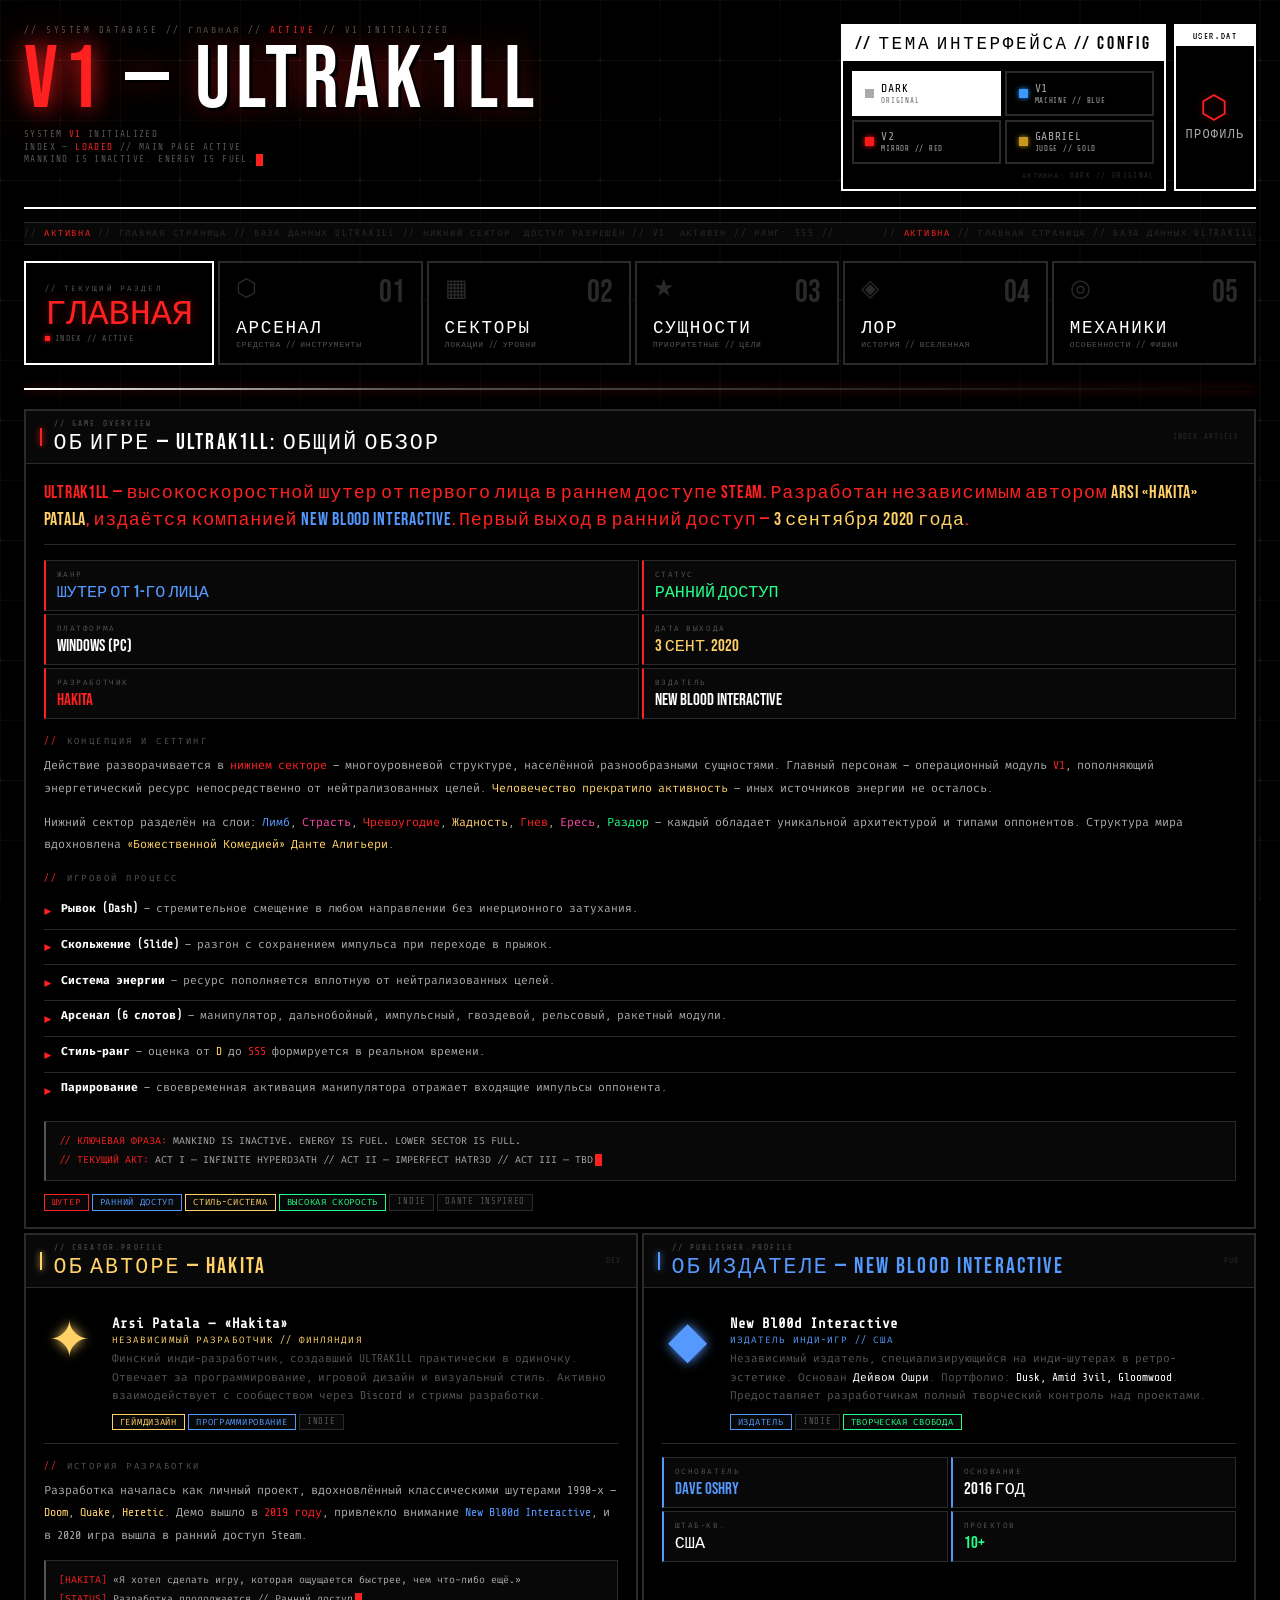
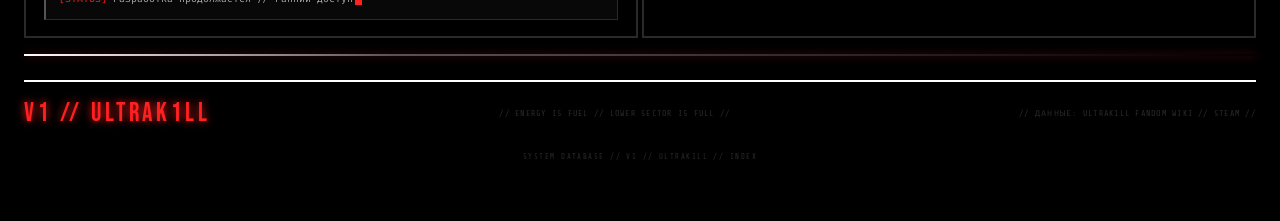
<file: index.html>
<!DOCTYPE html>
<html lang="ru">
<head>
    <meta charset="UTF-8">
    <meta name="viewport" content="width=device-width, initial-scale=1.0, user-scalable=yes">
    <title>ULTRAK1LL // ГЛАВНАЯ — SYSTEM DATABASE</title>
    <link href="https://fonts.googleapis.com/css2?family=Bebas+Neue&family=VT323&family=Share+Tech+Mono&family=Fira+Code:wght@400;600&display=swap" rel="stylesheet">
    <style>
        *, *::before, *::after { margin:0; padding:0; box-sizing:border-box; }

        :root {
            --bg:#000; --bg2:#080808; --bg3:#0f0f0f;
            --border:#ffffff; --border-dim:#555; --border-faint:#2a2a2a;
            --text:#fff; --text-dim:#aaa; --text-faint:#555; --text-ghost:#2a2a2a;
            --acc:#ff2020; --acc-glow:rgba(255,32,32,.4);
            --c-gold:#ffd166; --c-blue:#5599ff; --c-green:#22ff88;
            --c-pink:#ff44aa; --c-orange:#ff8833;
            --grid-line:rgba(255,255,255,.03); --grid-dot:rgba(255,255,255,.055);
            --scanline:rgba(0,0,0,.16);
        }
        body[data-theme="v1"] {
            --bg:#000; --bg2:#020509; --bg3:#040a14;
            --border:#3a99ff; --border-dim:#1a4a88; --border-faint:#0a1e40;
            --text:#b8d0ff; --text-dim:#5588cc; --text-faint:#2a4466; --text-ghost:#0f1e38;
            --acc:#3a99ff; --acc-glow:rgba(58,153,255,.42);
            --c-gold:#44aaff; --c-blue:#77ccff; --c-green:#33bbff; --c-pink:#6688ff; --c-orange:#4499ee;
            --grid-line:rgba(58,153,255,.04); --grid-dot:rgba(58,153,255,.07);
        }
        body[data-theme="v2"] {
            --bg:#070202; --bg2:#0a0303; --bg3:#110505;
            --border:#ff1818; --border-dim:#881010; --border-faint:#3a0808;
            --text:#ffc8c8; --text-dim:#aa5555; --text-faint:#661818; --text-ghost:#280808;
            --acc:#ff1818; --acc-glow:rgba(255,24,24,.52);
            --c-gold:#ff8855; --c-blue:#ff5544; --c-green:#ff4422; --c-pink:#ff2266; --c-orange:#ff7722;
            --grid-line:rgba(255,24,24,.03); --grid-dot:rgba(255,24,24,.06);
        }
        body[data-theme="gabriel"] {
            --bg:#f0ebe0; --bg2:#fafaf4; --bg3:#edead8;
            --border:#c8981e; --border-dim:#8a6a10; --border-faint:#c8b060;
            --text:#1a1508; --text-dim:#7a6a40; --text-faint:#a09060; --text-ghost:#d0c898;
            --acc:#c8981e; --acc-glow:rgba(200,152,30,.32);
            --c-gold:#c8981e; --c-blue:#3366aa; --c-green:#227744; --c-pink:#aa3366; --c-orange:#bb5522;
            --grid-line:rgba(200,152,30,.06); --grid-dot:rgba(200,152,30,.1);
            --scanline:rgba(0,0,0,.04);
        }

        body {
            background:var(--bg); color:var(--text);
            font-family:'Share Tech Mono','Fira Code',monospace;
            min-height:100vh; overflow-x:hidden;
            transition:background .35s, color .35s; position:relative;
        }

        body::before {
            content:''; position:fixed; inset:0; z-index:0; pointer-events:none;
            background-image:
                linear-gradient(var(--grid-line) 1px, transparent 1px),
                linear-gradient(90deg, var(--grid-line) 1px, transparent 1px),
                radial-gradient(circle, var(--grid-dot) 1px, transparent 1px);
            background-size:60px 60px, 60px 60px, 60px 60px;
            background-position:0 0, 0 0, 30px 30px;
            transition:background-image .35s;
        }
        body::after {
            content:''; position:fixed; inset:0; z-index:0; pointer-events:none;
            background-image:
                repeating-linear-gradient(0deg,transparent,transparent 119px,var(--grid-line) 119px,var(--grid-line) 120px),
                repeating-linear-gradient(90deg,transparent,transparent 179px,var(--grid-line) 179px,var(--grid-line) 180px);
        }

        .scanlines {
            position:fixed; inset:0; z-index:1; pointer-events:none;
            background:repeating-linear-gradient(0deg,
                transparent,transparent 3px,
                var(--scanline) 3px,var(--scanline) 4px);
            transition:background .35s;
        }

        .page { max-width:1380px; margin:0 auto; padding:0 1.5rem 3rem; position:relative; z-index:10; }

        .site-header { border-bottom:2px solid var(--border); padding:1.5rem 0 1rem; transition:border-color .35s; }
        .header-inner { display:flex; justify-content:space-between; align-items:flex-start; gap:1.5rem; flex-wrap:wrap; }
        .logo-block { flex:1; }
        .logo-sys-line { font-size:.55rem; color:var(--text-faint); letter-spacing:.28em; text-transform:uppercase; margin-bottom:.4rem; transition:color .35s; }
        .logo-sys-line .ok { color:var(--acc); }

        .logo-main {
            font-family:'Bebas Neue','VT323',monospace;
            font-size:5.5rem; line-height:.88;
            color:var(--text); letter-spacing:6px;
            text-shadow:3px 3px 0 var(--bg), 0 0 30px var(--acc-glow);
            transition:color .35s, text-shadow .35s;
        }
        .logo-main .v1 {
            color:var(--acc);
            text-shadow:0 0 24px var(--acc), 0 0 60px var(--acc-glow);
        }
        @keyframes glitch {
            0%,100%{transform:translate(0);}
            15%{transform:translate(-2px,1px);clip-path:inset(30% 0 30% 0);}
            30%{transform:translate(2px,-1px);}
            65%{transform:translate(-1px,2px);clip-path:inset(60% 0 5% 0);}
        }
        @keyframes avatarGlitch {
            0%,100%{transform:translate(0);filter:none;}
            20%{transform:translate(-3px,0);filter:hue-rotate(90deg);}
            40%{transform:translate(3px,1px);clip-path:inset(20% 0 60% 0);}
            60%{transform:translate(-2px,-1px);filter:brightness(2);}
            80%{transform:translate(1px,2px);clip-path:inset(55% 0 10% 0);}
        }
        @keyframes avatarPulse {
            0%,100%{text-shadow:0 0 20px var(--acc-glow);}
            50%{text-shadow:0 0 40px var(--acc), 0 0 80px var(--acc-glow);}
        }
        .logo-main:hover { animation:glitch .25s steps(1) infinite; cursor:default; }
        .logo-status-lines { margin-top:.6rem; display:flex; flex-direction:column; gap:.15rem; }
        .lsl { font-size:.58rem; color:var(--text-faint); letter-spacing:.15em; text-transform:uppercase; transition:color .35s; }
        .lsl .ok { color:var(--acc); }
        @keyframes blink{0%,100%{opacity:1;}50%{opacity:0;}}
        .cur { display:inline-block; width:7px; height:12px; background:var(--acc); vertical-align:middle; animation:blink 1s step-end infinite; margin-left:2px; }

        .header-right { display:flex; flex-direction:row; gap:8px; align-items:flex-start; }

        .theme-panel { background:var(--bg); border:2px solid var(--border); padding:0; min-width:230px; transition:background .35s,border-color .35s; }
        .tp-header-bar { background:var(--border); padding:.45rem .8rem; font-family:'Bebas Neue','VT323',monospace; font-size:1.1rem; color:var(--bg); letter-spacing:.15em; text-transform:uppercase; transition:background .35s,color .35s; }
        .tp-body { padding:.6rem; }
        .tp-grid { display:grid; grid-template-columns:1fr 1fr; gap:4px; }
        .tp-btn { background:var(--bg); border:2px solid var(--border-faint); padding:.55rem .7rem; cursor:pointer; display:flex; align-items:center; gap:7px; font-family:'Share Tech Mono',monospace; color:var(--text-dim); transition:.14s; text-align:left; }
        .tp-btn:hover { border-color:var(--border); color:var(--text); background:var(--bg2); }
        .tp-btn.active { border-color:var(--border); background:var(--border); color:var(--bg); }
        .tp-btn.active .tp-sub { color:var(--bg); opacity:.6; }
        .tp-swatch { width:9px; height:9px; flex-shrink:0; }
        .t-dark .tp-swatch    { background:#aaa; }
        .t-v1 .tp-swatch      { background:#3a99ff; box-shadow:0 0 5px #3a99ff; }
        .t-v2 .tp-swatch      { background:#ff1818; box-shadow:0 0 5px #ff1818; }
        .t-gabriel .tp-swatch { background:#c8981e; box-shadow:0 0 5px #c8981e; }
        .tp-info { display:flex; flex-direction:column; gap:1px; }
        .tp-name { font-size:.72rem; letter-spacing:.06em; text-transform:uppercase; }
        .tp-sub  { font-size:.46rem; letter-spacing:.1em; text-transform:uppercase; }
        .tp-current { font-size:.45rem; color:var(--text-ghost); letter-spacing:.18em; text-transform:uppercase; text-align:right; margin-top:.4rem; transition:color .35s; }

        .profile-open-btn {
            background: var(--bg);
            border: 2px solid var(--border);
            color: var(--text);
            cursor: pointer;
            font-family: 'VT323', 'Bebas Neue', monospace;
            font-size: 1.35rem;
            letter-spacing: .12em;
            text-transform: uppercase;
            padding: 0;
            display: flex;
            flex-direction: column;
            align-items: center;
            transition: .14s;
            position: relative;
            overflow: hidden;
            align-self: stretch;
            min-width: 58px;
        }
        .profile-open-btn:hover {
            background: var(--border);
            color: var(--bg);
            box-shadow: 0 0 18px var(--acc-glow);
        }
        .profile-open-btn:hover .pob-icon { color: var(--bg); text-shadow: none; }
        .profile-open-btn .pob-bar {
            background: var(--border);
            width: 100%;
            padding: .3rem .5rem;
            font-size: .65rem;
            color: var(--bg);
            letter-spacing: .15em;
            text-align: center;
            transition: background .35s, color .35s;
        }
        .profile-open-btn .pob-inner {
            flex: 1;
            display: flex;
            flex-direction: column;
            align-items: center;
            justify-content: center;
            gap: 4px;
            padding: .5rem .6rem;
        }
        .profile-open-btn .pob-icon {
            font-size: 2rem;
            line-height: 1;
            color: var(--acc);
            text-shadow: 0 0 10px var(--acc-glow);
            transition: .14s;
        }
        .profile-open-btn .pob-label {
            font-size: .75rem;
            letter-spacing: .1em;
            color: var(--text-dim);
            transition: .14s;
        }
        .profile-open-btn:hover .pob-label { color: var(--bg); }

        .ticker-wrap { border-top:1px solid var(--border-faint); border-bottom:1px solid var(--border-faint); overflow:hidden; padding:.28rem 0; margin:.8rem 0 1rem; background:var(--bg2); transition:background .35s,border-color .35s; }
        .ticker-inner { display:flex; gap:3rem; animation:tick 24s linear infinite; white-space:nowrap; }
        @keyframes tick{from{transform:translateX(0);}to{transform:translateX(-50%);}}
        .ti { font-size:.55rem; color:var(--text-ghost); letter-spacing:.2em; text-transform:uppercase; }
        .ti .r { color:var(--acc); }

        .divider { height:2px; background:linear-gradient(90deg,var(--border) 0%,var(--border-dim) 30%,transparent 100%); box-shadow:0 0 8px var(--acc-glow); margin:.8rem 0 1.2rem; transition:box-shadow .35s; }

        .nav-section { display:flex; align-items:stretch; gap:4px; margin-bottom:1.4rem; flex-wrap:wrap; }
        .nav-home-indicator { background:var(--bg); border:2px solid var(--border); padding:1rem 1.2rem; display:flex; flex-direction:column; justify-content:center; min-width:170px; transition:background .35s,border-color .35s; }
        .nhi-label { font-size:.48rem; color:var(--text-faint); letter-spacing:.28em; text-transform:uppercase; margin-bottom:.2rem; }
        .nhi-name { font-family:'Bebas Neue','VT323',monospace; font-size:2.2rem; color:var(--acc); text-shadow:0 0 12px var(--acc-glow); line-height:1; }
        .nhi-sub { font-size:.52rem; color:var(--text-faint); letter-spacing:.15em; text-transform:uppercase; margin-top:.15rem; display:flex; align-items:center; gap:5px; }
        .nhi-dot { width:5px; height:5px; background:var(--acc); box-shadow:0 0 5px var(--acc); flex-shrink:0; }
        .nav-buttons-right { flex:1; display:flex; gap:4px; flex-wrap:wrap; }
        .nav-btn { flex:1; min-width:130px; background:var(--bg); border:2px solid var(--border-faint); padding:.9rem 1rem; cursor:pointer; display:flex; flex-direction:column; align-items:flex-start; justify-content:space-between; text-decoration:none; color:var(--text-dim); font-family:'Share Tech Mono',monospace; transition:.14s; position:relative; overflow:hidden; gap:.5rem; }
        .nav-btn::after { content:''; position:absolute; bottom:0; left:0; width:0; height:2px; background:var(--nc,var(--border)); transition:width .18s; }
        .nav-btn:hover::after, .nav-btn.active::after { width:100%; }
        .nav-btn:hover, .nav-btn.active { border-color:var(--nc,var(--border)); background:var(--bg2); color:var(--text); }
        .nav-btn:hover .nb-num, .nav-btn.active .nb-num { color:var(--nc,var(--acc)); }
        .nav-btn:hover .nb-icon, .nav-btn.active .nb-icon { color:var(--nc,var(--acc)); text-shadow:0 0 10px var(--nc,var(--acc)); }
        .nb-blue  { --nc:var(--c-blue); }
        .nb-gold  { --nc:var(--c-gold); }
        .nb-red   { --nc:var(--acc); }
        .nb-pink  { --nc:var(--c-pink); }
        .nb-green { --nc:var(--c-green); }
        .nb-top   { display:flex; justify-content:space-between; align-items:flex-start; width:100%; }
        .nb-icon  { font-size:1.5rem; line-height:1; color:var(--text-ghost); transition:.15s; }
        .nb-num   { font-family:'Bebas Neue','VT323',monospace; font-size:2rem; color:var(--text-ghost); transition:.15s; line-height:1; }
        .nb-name  { font-family:'Bebas Neue','VT323',monospace; font-size:1.1rem; text-transform:uppercase; letter-spacing:.1em; color:var(--text); }
        .nb-sub   { font-size:.5rem; color:var(--text-faint); letter-spacing:.1em; text-transform:uppercase; margin-top:.1rem; }

        .articles-grid { display:grid; grid-template-columns:1fr 1fr; gap:4px; }
        .article-full { grid-column:1 / -1; }

        .panel { background:var(--bg); border:2px solid var(--border-faint); transition:background .35s,border-color .35s; }
        .panel-head { background:var(--bg2); border-bottom:1px solid var(--border-faint); padding:.5rem .9rem; display:flex; align-items:center; gap:.7rem; transition:background .35s,border-color .35s; }
        .ph-bar { width:2px; height:18px; flex-shrink:0; background:var(--acc); box-shadow:0 0 6px var(--acc); }
        .ph-bar.gold  { background:var(--c-gold);  box-shadow:0 0 6px var(--c-gold);  }
        .ph-bar.blue  { background:var(--c-blue);  box-shadow:0 0 6px var(--c-blue);  }
        .ph-bar.green { background:var(--c-green); box-shadow:0 0 6px var(--c-green); }
        .ph-label { font-size:.48rem; color:var(--text-faint); letter-spacing:.28em; text-transform:uppercase; }
        .ph-title { font-family:'Bebas Neue','VT323',monospace; font-size:1.35rem; letter-spacing:.1em; text-transform:uppercase; color:var(--text); transition:color .35s; }
        .ph-title.gold  { color:var(--c-gold);  }
        .ph-title.blue  { color:var(--c-blue);  }
        .ph-title.green { color:var(--c-green); }
        .ph-tag { margin-left:auto; font-size:.48rem; color:var(--text-ghost); letter-spacing:.15em; }
        .panel-body { padding:1rem 1.1rem; }

        .art-lead { font-family:'Bebas Neue','VT323',monospace; font-size:1.15rem; color:var(--acc); letter-spacing:.04em; line-height:1.45; margin-bottom:.9rem; padding-bottom:.7rem; border-bottom:1px solid var(--border-faint); transition:color .35s,border-color .35s; }
        .art-para { font-size:.73rem; color:var(--text-dim); line-height:1.9; margin-bottom:.75rem; }
        .art-para:last-child { margin-bottom:0; }
        .art-hl  { color:var(--acc); }
        .art-hl2 { color:var(--c-gold); }
        .art-hl3 { color:var(--c-blue); }
        .art-hl4 { color:var(--c-green); }
        .art-hl5 { color:var(--c-pink); }
        .art-section-head { font-size:.55rem; color:var(--text-faint); letter-spacing:.28em; text-transform:uppercase; margin:1rem 0 .5rem; display:flex; align-items:center; gap:.5rem; transition:color .35s; }
        .art-section-head::before { content:'//'; color:var(--acc); }

        .fact-grid { display:grid; grid-template-columns:1fr 1fr; gap:3px; margin:.8rem 0; }
        .fact-item { background:var(--bg2); border:1px solid var(--border-faint); border-left:2px solid var(--acc); padding:.5rem .7rem; transition:background .35s,border-color .35s; }
        .fact-key { font-size:.48rem; color:var(--text-faint); letter-spacing:.2em; text-transform:uppercase; margin-bottom:.2rem; }
        .fact-val { font-family:'Bebas Neue','VT323',monospace; font-size:1.05rem; color:var(--text); }
        .fact-val.r { color:var(--acc); }
        .fact-val.g { color:var(--c-gold); }
        .fact-val.b { color:var(--c-blue); }
        .fact-val.n { color:var(--c-green); }

        .feature-list { list-style:none; margin:.6rem 0; }
        .feature-list li { font-size:.71rem; color:var(--text-dim); padding:.38rem 0; border-bottom:1px solid var(--border-faint); display:flex; align-items:flex-start; gap:.6rem; line-height:1.65; transition:border-color .35s; }
        .feature-list li:last-child { border-bottom:none; }
        .feature-list li strong { color:var(--text); }
        .fl-ico { color:var(--acc); flex-shrink:0; font-size:.8rem; margin-top:.1rem; }

        .readout { background:var(--bg2); border:1px solid var(--border-faint); border-left:2px solid var(--border-dim); padding:.65rem .85rem; font-family:'Fira Code',monospace; font-size:.62rem; color:var(--text-faint); line-height:1.9; margin-top:.8rem; transition:background .35s,border-color .35s; }
        .readout .hl { color:var(--acc); }
        .readout .vl { color:var(--text-dim); }

        .author-card { display:flex; gap:1rem; align-items:flex-start; padding:.8rem 0; border-bottom:1px solid var(--border-faint); transition:border-color .35s; }
        .author-card:last-child { border-bottom:none; }
        .author-glyph { font-family:'Bebas Neue','VT323',monospace; font-size:3.2rem; color:var(--c-gold); text-shadow:0 0 12px var(--c-gold); line-height:1; width:52px; flex-shrink:0; text-align:center; transition:color .35s,text-shadow .35s; }
        .author-name { font-size:.88rem; color:var(--text); font-weight:700; margin-bottom:.15rem; }
        .author-role { font-size:.58rem; color:var(--c-gold); letter-spacing:.12em; text-transform:uppercase; margin-bottom:.3rem; }
        .author-bio  { font-size:.7rem; color:var(--text-faint); line-height:1.65; }

        .tags { display:flex; flex-wrap:wrap; gap:3px; margin-top:.5rem; }
        .tag { background:var(--bg2); border:1px solid var(--border-faint); padding:.08rem .45rem; font-size:.55rem; letter-spacing:.08em; text-transform:uppercase; color:var(--text-faint); transition:background .35s,border-color .35s; }
        .tag.r { border-color:var(--acc);    color:var(--acc); }
        .tag.g { border-color:var(--c-gold); color:var(--c-gold); }
        .tag.b { border-color:var(--c-blue); color:var(--c-blue); }
        .tag.n { border-color:var(--c-green);color:var(--c-green); }

        .site-footer { border-top:2px solid var(--border); padding:1rem 0; margin-top:1.5rem; display:flex; justify-content:space-between; align-items:center; flex-wrap:wrap; gap:.5rem; transition:border-color .35s; }
        .footer-logo { font-family:'Bebas Neue','VT323',monospace; font-size:1.6rem; color:var(--acc); text-shadow:0 0 8px var(--acc); letter-spacing:.15em; }
        .footer-text { font-size:.52rem; color:var(--text-ghost); letter-spacing:.15em; text-transform:uppercase; }
        .back-link { font-family:'Bebas Neue','VT323',monospace; font-size:1.2rem; color:var(--text); text-decoration:none; border:2px solid var(--border-dim); padding:.4rem 1rem; letter-spacing:.1em; transition:.14s; }
        .back-link:hover { background:var(--border); color:var(--bg); border-color:var(--border); }

        #theme-bg-canvas { position:fixed; top:0; left:0; width:100%; height:100%; pointer-events:none; z-index:2; }

        /* ══ PROFILE MODAL ══ */
        .profile-overlay {
            position: fixed; inset: 0; z-index: 2000;
            background: rgba(0,0,0,.82); display: none;
            align-items: center; justify-content: center;
            backdrop-filter: blur(3px); padding: 1rem;
        }
        .profile-overlay.open { display: flex; }

        .profile-frame {
            border: 4px solid var(--border);
            box-shadow: 0 0 0 2px var(--bg), 0 0 0 4px var(--border-dim),
                        0 0 60px var(--acc-glow), 0 0 120px rgba(0,0,0,.9);
            width: min(820px, 100%); max-height: 88vh;
            display: flex; flex-direction: column;
            background: var(--bg2); position: relative;
            animation: profileIn .18s ease-out;
        }
        @keyframes profileIn {
            from { transform: scale(.96) translateY(12px); opacity: 0; }
            to   { transform: scale(1)   translateY(0);    opacity: 1; }
        }

        .pw-titlebar {
            background: var(--acc); padding: .42rem .8rem;
            display: flex; align-items: center; gap: .6rem;
            flex-shrink: 0; border-bottom: 2px solid rgba(0,0,0,.35);
        }
        .pw-titlebar-icon { font-family:'VT323',monospace; font-size:1.4rem; color:var(--bg); line-height:1; text-shadow:none; }
        .pw-titlebar-title { font-family:'VT323','Bebas Neue',monospace; font-size:1.3rem; color:var(--bg); letter-spacing:.14em; text-transform:uppercase; flex:1; line-height:1; }
        .pw-titlebar-sub { font-size:.5rem; font-family:'Share Tech Mono',monospace; color:rgba(0,0,0,.55); letter-spacing:.2em; text-transform:uppercase; margin-right:.5rem; }
        .pw-controls { display:flex; gap:3px; }
        .pw-ctrl { width:22px; height:22px; border:2px solid rgba(0,0,0,.45); background:rgba(0,0,0,.2); color:var(--bg); cursor:pointer; display:flex; align-items:center; justify-content:center; font-size:.65rem; font-family:'Share Tech Mono',monospace; transition:.1s; text-shadow:none; }
        .pw-ctrl:hover { background:rgba(0,0,0,.45); }
        .pw-ctrl.close:hover { background:rgba(180,0,0,.6); }

        .pw-body { display:flex; flex:1; min-height:0; overflow:hidden; }

        .pw-sidebar { width:186px; flex-shrink:0; background:var(--bg3); border-right:2px solid var(--border-faint); display:flex; flex-direction:column; padding:.7rem .5rem; gap:4px; overflow-y:auto; }
        .pw-sidebar-avatar { text-align:center; padding:.6rem .4rem .8rem; border-bottom:1px solid var(--border-faint); margin-bottom:.3rem; }

        .pw-avatar-glyph {
            font-family:'VT323','Bebas Neue',monospace;
            font-size:4.5rem; line-height:1;
            color:var(--acc); text-shadow:0 0 20px var(--acc-glow);
            display:block; cursor:default;
            animation: avatarPulse 3s ease-in-out infinite;
            transition: color .35s;
        }
        .pw-avatar-glyph.glitching { animation: avatarGlitch .22s steps(1) infinite; }

        .pw-avatar-name { font-family:'VT323','Bebas Neue',monospace; font-size:1.5rem; color:var(--text); letter-spacing:.1em; text-transform:uppercase; margin-top:.2rem; }
        .pw-avatar-rank { font-size:.5rem; font-family:'Share Tech Mono',monospace; color:var(--c-gold); letter-spacing:.2em; text-transform:uppercase; margin-top:.15rem; }

        .pw-avatar-online {
            display: inline-flex; align-items: center; gap: 4px;
            font-size: .44rem; font-family: 'Share Tech Mono', monospace;
            color: var(--c-green); letter-spacing: .18em;
            text-transform: uppercase; margin-top: .3rem;
        }
        .pw-avatar-online-dot {
            width: 5px; height: 5px;
            background: var(--c-green);
            box-shadow: 0 0 5px var(--c-green);
            border-radius: 0;
            animation: blink 1.4s step-end infinite;
        }

        .pw-nav-btn { background:var(--bg2); border:2px solid var(--border-faint); color:var(--text-dim); padding:.62rem .75rem; text-align:left; cursor:pointer; font-family:'VT323','Bebas Neue',monospace; font-size:1.2rem; letter-spacing:.08em; text-transform:uppercase; transition:.12s; display:flex; align-items:center; gap:.5rem; line-height:1; }
        .pw-nav-btn:hover { border-color:var(--border-dim); color:var(--text); background:var(--bg); }
        .pw-nav-btn.active { border-color:var(--border); background:var(--border-faint); color:var(--text); }
        .pw-nav-btn.active::before { content:'▶'; color:var(--acc); font-size:.9rem; }
        .pw-nav-btn:not(.active)::before { content:'  '; font-size:.9rem; }
        .pw-nav-icon { font-size:1rem; opacity:.7; }

        .pw-content { flex:1; background:var(--bg); overflow-y:auto; padding:.9rem 1rem; border:none; }
        .pw-content::-webkit-scrollbar { width:4px; }
        .pw-content::-webkit-scrollbar-track { background:var(--bg2); }
        .pw-content::-webkit-scrollbar-thumb { background:var(--border-dim); }

        .pw-tab { display:none; }
        .pw-tab.active { display:block; }

        .pw-section-title { font-family:'VT323','Bebas Neue',monospace; font-size:1.6rem; color:var(--acc); letter-spacing:.1em; text-transform:uppercase; border-bottom:2px solid var(--border-faint); padding-bottom:.4rem; margin-bottom:.8rem; display:flex; align-items:center; gap:.5rem; }
        .pw-section-title::before { content:'//'; font-size:1rem; opacity:.6; }

        .pw-status-grid { display:grid; grid-template-columns:1fr 1fr; gap:4px; margin-bottom:.8rem; }
        .pw-stat-cell { background:var(--bg2); border:1px solid var(--border-faint); border-left:3px solid var(--acc); padding:.5rem .7rem; transition:background .35s,border-color .35s; }
        .pw-stat-cell.gold { border-left-color:var(--c-gold); }
        .pw-stat-cell.blue { border-left-color:var(--c-blue); }
        .pw-stat-cell.green { border-left-color:var(--c-green); }
        .pw-stat-cell.pink { border-left-color:var(--c-pink); }
        .pw-stat-key { font-size:.45rem; font-family:'Share Tech Mono',monospace; color:var(--text-faint); letter-spacing:.22em; text-transform:uppercase; margin-bottom:.25rem; }
        .pw-stat-val { font-family:'VT323','Bebas Neue',monospace; font-size:1.3rem; color:var(--text); line-height:1; letter-spacing:.06em; }
        .pw-stat-val.r { color:var(--acc); }
        .pw-stat-val.g { color:var(--c-gold); }
        .pw-stat-val.b { color:var(--c-blue); }
        .pw-stat-val.n { color:var(--c-green); }

        .stats-refresh-btn {
            width: 100%; background: var(--bg2);
            border: 2px solid var(--border-dim); border-left: 3px solid var(--acc);
            color: var(--text-dim); cursor: pointer;
            font-family: 'Share Tech Mono', monospace;
            font-size: .58rem; letter-spacing: .2em; text-transform: uppercase;
            padding: .45rem .8rem; margin-bottom: .8rem;
            transition: .14s; text-align: left; display: flex; align-items: center; gap: .5rem;
        }
        .stats-refresh-btn:hover { border-color: var(--border); color: var(--text); background: var(--bg); box-shadow: 0 0 8px var(--acc-glow); }
        .stats-refresh-btn .rfr-icon { color: var(--acc); font-size: .9rem; }
        @keyframes statFlash { 0%{opacity:.2;transform:scale(.96);} 100%{opacity:1;transform:scale(1);} }
        .stat-flash { animation: statFlash .35s ease-out; }

        .pw-readout { background:var(--bg2); border:1px solid var(--border-faint); border-left:2px solid var(--border-dim); padding:.6rem .8rem; font-family:'Fira Code',monospace; font-size:.6rem; color:var(--text-faint); line-height:1.95; margin-bottom:.7rem; transition:background .35s,border-color .35s; }
        .pw-readout .hl { color:var(--acc); }
        .pw-readout .vl { color:var(--text-dim); }
        .pw-readout .gl { color:var(--c-gold); }
        .pw-readout .bl { color:var(--c-blue); }
        .pw-readout .nl { color:var(--c-green); }

        .pw-log-entry { border-bottom:1px solid var(--border-faint); padding:.45rem 0; display:flex; gap:.7rem; align-items:flex-start; transition:border-color .35s; }
        .pw-log-entry:last-child { border-bottom:none; }
        .pw-log-time { font-size:.5rem; font-family:'Share Tech Mono',monospace; color:var(--text-faint); letter-spacing:.1em; white-space:nowrap; padding-top:.1rem; flex-shrink:0; }
        .pw-log-text { font-size:.65rem; color:var(--text-dim); line-height:1.7; font-family:'Share Tech Mono',monospace; }
        .pw-log-text strong { color:var(--text); }
        .pw-log-badge { flex-shrink:0; font-family:'VT323',monospace; font-size:.85rem; padding:.05rem .3rem; border:1px solid var(--border-faint); color:var(--text-faint); letter-spacing:.08em; text-transform:uppercase; }
        .pw-log-badge.sss { border-color:var(--acc); color:var(--acc); }
        .pw-log-badge.ss  { border-color:var(--c-gold); color:var(--c-gold); }
        .pw-log-badge.s   { border-color:var(--c-blue); color:var(--c-blue); }

        .pw-achievement { display:flex; gap:.8rem; align-items:flex-start; padding:.55rem 0; border-bottom:1px solid var(--border-faint); transition:border-color .35s; }
        .pw-achievement:last-child { border-bottom:none; }
        .pw-ach-icon { font-family:'VT323',monospace; font-size:2.2rem; line-height:1; width:40px; flex-shrink:0; text-align:center; }
        .pw-ach-icon.locked { filter:grayscale(1); opacity:.3; }
        .pw-ach-name { font-family:'VT323','Bebas Neue',monospace; font-size:1.1rem; color:var(--text); letter-spacing:.08em; text-transform:uppercase; }
        .pw-ach-desc { font-size:.58rem; color:var(--text-faint); font-family:'Share Tech Mono',monospace; line-height:1.6; margin-top:.1rem; }
        .pw-ach-status { margin-left:auto; font-size:.5rem; font-family:'Share Tech Mono',monospace; letter-spacing:.12em; text-transform:uppercase; padding:.1rem .35rem; border:1px solid; flex-shrink:0; align-self:flex-start; }
        .pw-ach-status.done { color:var(--c-green); border-color:var(--c-green); }
        .pw-ach-status.lock { color:var(--text-faint); border-color:var(--border-faint); }

        .pw-statusbar { background:var(--bg3); border-top:1px solid var(--border-faint); padding:.3rem .8rem; display:flex; align-items:center; gap:1rem; flex-shrink:0; flex-wrap:wrap; }
        .pw-sb-item { font-size:.45rem; font-family:'Share Tech Mono',monospace; color:var(--text-faint); letter-spacing:.18em; text-transform:uppercase; display:flex; align-items:center; gap:.3rem; }
        .pw-sb-dot { width:5px; height:5px; background:var(--c-green); box-shadow:0 0 4px var(--c-green); flex-shrink:0; }
        .pw-sb-item.acc .pw-sb-dot { background:var(--acc); box-shadow:0 0 4px var(--acc); }
        .pw-sb-item.gold .pw-sb-dot { background:var(--c-gold); box-shadow:0 0 4px var(--c-gold); }
        .pw-sb-item.timer .pw-sb-dot { background:var(--c-blue); box-shadow:0 0 4px var(--c-blue); animation: blink 1s step-end infinite; }
        .pw-sb-spacer { flex:1; }

        @media(max-width:900px){ .articles-grid{grid-template-columns:1fr;} .article-full{grid-column:auto;} }
        @media(max-width:760px){ .logo-main{font-size:3.5rem;} .theme-panel{min-width:190px;} .nav-btn{min-width:calc(50% - 2px);} .fact-grid{grid-template-columns:1fr;} .pw-sidebar{width:150px;} .pw-status-grid{grid-template-columns:1fr;} }
        @media(max-width:580px){ .pw-body{flex-direction:column;} .pw-sidebar{width:100%;flex-direction:row;flex-wrap:wrap;padding:.4rem;border-right:none;border-bottom:2px solid var(--border-faint);} .pw-sidebar-avatar{display:none;} .pw-nav-btn{flex:1;min-width:100px;justify-content:center;font-size:1rem;} }
        @media(max-width:520px){ .nav-btn{min-width:100%;} .nav-section{flex-direction:column;} .header-inner{flex-direction:column;} .header-right{flex-direction:row;} }
    </style>
</head>
<body data-theme="dark">

<div class="scanlines"></div>
<canvas id="theme-bg-canvas"></canvas>

<div class="page">

    <!-- ═══ HEADER ═══ -->
    <div class="site-header">
        <div class="header-inner">
            <div class="logo-block">
                <div class="logo-sys-line">// SYSTEM DATABASE // ГЛАВНАЯ // <span class="ok">ACTIVE</span> // V1 INITIALIZED</div>
                <!-- ★ ЗАМЕНА 1: ULTRAKILL → ULTRAK1LL -->
                <div class="logo-main"><span class="v1">V1</span> — ULTRAK1LL</div>
                <div class="logo-status-lines">
                    <div class="lsl">SYSTEM <span class="ok">V1</span> INITIALIZED</div>
                    <div class="lsl">INDEX — <span class="ok">LOADED</span> // MAIN PAGE ACTIVE</div>
                    <div class="lsl">MANKIND IS INACTIVE. ENERGY IS FUEL.<span class="cur"></span></div>
                </div>
            </div>

            <div class="header-right">
                <div class="theme-panel" id="themePanel">
                    <div class="tp-header-bar">// ТЕМА ИНТЕРФЕЙСА // CONFIG</div>
                    <div class="tp-body">
                        <div class="tp-grid">
                            <button class="tp-btn t-dark active" data-tv="dark" onclick="setTheme('dark')">
                                <div class="tp-swatch"></div>
                                <div class="tp-info"><div class="tp-name">DARK</div><div class="tp-sub">ORIGINAL</div></div>
                            </button>
                            <button class="tp-btn t-v1" data-tv="v1" onclick="setTheme('v1')">
                                <div class="tp-swatch"></div>
                                <div class="tp-info"><div class="tp-name">V1</div><div class="tp-sub">MACHINE // BLUE</div></div>
                            </button>
                            <button class="tp-btn t-v2" data-tv="v2" onclick="setTheme('v2')">
                                <div class="tp-swatch"></div>
                                <div class="tp-info"><div class="tp-name">V2</div><div class="tp-sub">MIRROR // RED</div></div>
                            </button>
                            <button class="tp-btn t-gabriel" data-tv="gabriel" onclick="setTheme('gabriel')">
                                <div class="tp-swatch"></div>
                                <div class="tp-info"><div class="tp-name">GABRIEL</div><div class="tp-sub">JUDGE // GOLD</div></div>
                            </button>
                        </div>
                        <div class="tp-current" id="tpCurrent">АКТИВНА: DARK // ORIGINAL</div>
                    </div>
                </div>

                <button class="profile-open-btn" onclick="openProfile()" title="Открыть профиль">
                    <div class="pob-bar">USER.DAT</div>
                    <div class="pob-inner">
                        <div class="pob-icon">⬡</div>
                        <div class="pob-label">ПРОФИЛЬ</div>
                    </div>
                </button>
            </div>
        </div>
    </div>

    <!-- TICKER -->
    <div class="ticker-wrap">
        <div class="ticker-inner">
            <!-- ★ ЗАМЕНА 1: ULTRAKILL → ULTRAK1LL (×2 копии тикера) -->
            <span class="ti">// <span class="r">АКТИВНА</span> // ГЛАВНАЯ СТРАНИЦА // БАЗА ДАННЫХ ULTRAK1LL // НИЖНИЙ СЕКТОР: ДОСТУП РАЗРЕШЁН // V1: АКТИВЕН // РАНГ: SSS //</span>
            <span class="ti">// <span class="r">АКТИВНА</span> // ГЛАВНАЯ СТРАНИЦА // БАЗА ДАННЫХ ULTRAK1LL // НИЖНИЙ СЕКТОР: ДОСТУП РАЗРЕШЁН // V1: АКТИВЕН // РАНГ: SSS //</span>
        </div>
    </div>

    <!-- NAV -->
    <div class="nav-section">
        <div class="nav-home-indicator">
            <div class="nhi-label">// ТЕКУЩИЙ РАЗДЕЛ</div>
            <div class="nhi-name">ГЛАВНАЯ</div>
            <div class="nhi-sub"><div class="nhi-dot"></div>INDEX // ACTIVE</div>
        </div>
        <div class="nav-buttons-right">
            <a href="weapons.html" class="nav-btn nb-blue">
                <div class="nb-top"><div class="nb-icon">⬡</div><div class="nb-num">01</div></div>
                <div><div class="nb-name">Арсенал</div><div class="nb-sub">СРЕДСТВА // ИНСТРУМЕНТЫ</div></div>
            </a>
            <a href="layer.html" class="nav-btn nb-gold">
                <div class="nb-top"><div class="nb-icon">▦</div><div class="nb-num">02</div></div>
                <div><div class="nb-name">Секторы</div><div class="nb-sub">ЛОКАЦИИ // УРОВНИ</div></div>
            </a>
            <a href="bosses.html" class="nav-btn nb-red">
                <div class="nb-top"><div class="nb-icon">★</div><div class="nb-num">03</div></div>
                <div><div class="nb-name">Сущности</div><div class="nb-sub">ПРИОРИТЕТНЫЕ // ЦЕЛИ</div></div>
            </a>
            <a href="lore.html" class="nav-btn nb-pink">
                <div class="nb-top"><div class="nb-icon">◈</div><div class="nb-num">04</div></div>
                <div><div class="nb-name">Лор</div><div class="nb-sub">ИСТОРИЯ // ВСЕЛЕННАЯ</div></div>
            </a>
            <a href="features.html" class="nav-btn nb-green">
                <div class="nb-top"><div class="nb-icon">◎</div><div class="nb-num">05</div></div>
                <div><div class="nb-name">Механики</div><div class="nb-sub">ОСОБЕННОСТИ // ФИШКИ</div></div>
            </a>
        </div>
    </div>

    <div class="divider"></div>

    <!-- ═══ ARTICLES ═══ -->
    <div class="articles-grid">

        <div class="panel article-full">
            <div class="panel-head">
                <div class="ph-bar"></div>
                <div style="display:flex;flex-direction:column;gap:2px;">
                    <div class="ph-label">// GAME OVERVIEW</div>
                    <!-- ★ ЗАМЕНА 1 -->
                    <div class="ph-title">ОБ ИГРЕ — ULTRAK1LL: ОБЩИЙ ОБЗОР</div>
                </div>
                <div class="ph-tag">INDEX.ARTICLE</div>
            </div>
            <div class="panel-body">
                <div class="art-lead">
                    <!-- ★ ЗАМЕНА 1 + ЗАМЕНА 2 -->
                    ULTRAK1LL — высокоскоростной шутер от первого лица в раннем доступе Steam.
                    Разработан независимым автором <span class="art-hl2">Arsi «Hakita» Patala</span>,
                    издаётся компанией <span class="art-hl3">New Bl00d Interactive</span>.
                    Первый выход в ранний доступ — <span class="art-hl2">3 сентября 2020 года</span>.
                </div>

                <div class="fact-grid">
                    <div class="fact-item"><div class="fact-key">ЖАНР</div><div class="fact-val b">ШУТЕР ОТ 1-ГО ЛИЦА</div></div>
                    <div class="fact-item"><div class="fact-key">СТАТУС</div><div class="fact-val n">РАННИЙ ДОСТУП</div></div>
                    <div class="fact-item"><div class="fact-key">ПЛАТФОРМА</div><div class="fact-val">WINDOWS (PC)</div></div>
                    <div class="fact-item"><div class="fact-key">ДАТА ВЫХОДА</div><div class="fact-val g">3 СЕНТ. 2020</div></div>
                    <div class="fact-item"><div class="fact-key">РАЗРАБОТЧИК</div><div class="fact-val r">HAKITA</div></div>
                    <!-- ★ ЗАМЕНА 2 -->
                    <div class="fact-item"><div class="fact-key">ИЗДАТЕЛЬ</div><div class="fact-val">NEW BL00D INTERACTIVE</div></div>
                </div>

                <div class="art-section-head">КОНЦЕПЦИЯ И СЕТТИНГ</div>
                <div class="art-para">
                    Действие разворачивается в <span class="art-hl">нижнем секторе</span> —
                    многоуровневой структуре, населённой разнообразными сущностями.
                    Главный персонаж — операционный модуль <span class="art-hl">V1</span>,
                    пополняющий энергетический ресурс непосредственно от нейтрализованных целей.
                    <span class="art-hl2">Человечество прекратило активность</span> —
                    иных источников энергии не осталось.
                </div>
                <div class="art-para">
                    Нижний сектор разделён на слои:
                    <span class="art-hl3">Лимб</span>, <span class="art-hl5">Страсть</span>,
                    <span class="art-hl">Чревоугодие</span>, <span class="art-hl2">Жадность</span>,
                    <span class="art-hl">Гнев</span>, <span class="art-hl5">Ересь</span>,
                    <span class="art-hl4">Раздор</span> —
                    каждый обладает уникальной архитектурой и типами оппонентов.
                    Структура мира вдохновлена <span class="art-hl2">«Божественной Комедией» Данте Алигьери</span>.
                </div>

                <div class="art-section-head">ИГРОВОЙ ПРОЦЕСС</div>
                <ul class="feature-list">
                    <li><span class="fl-ico">▶</span><span><strong>Рывок (Dash)</strong> — стремительное смещение в любом направлении без инерционного затухания.</span></li>
                    <li><span class="fl-ico">▶</span><span><strong>Скольжение (Slide)</strong> — разгон с сохранением импульса при переходе в прыжок.</span></li>
                    <li><span class="fl-ico">▶</span><span><strong>Система энергии</strong> — ресурс пополняется вплотную от нейтрализованных целей.</span></li>
                    <li><span class="fl-ico">▶</span><span><strong>Арсенал (6 слотов)</strong> — манипулятор, дальнобойный, импульсный, гвоздевой, рельсовый, ракетный модули.</span></li>
                    <li><span class="fl-ico">▶</span><span><strong>Стиль-ранг</strong> — оценка от <span class="art-hl2">D</span> до <span class="art-hl">SSS</span> формируется в реальном времени.</span></li>
                    <li><span class="fl-ico">▶</span><span><strong>Парирование</strong> — своевременная активация манипулятора отражает входящие импульсы оппонента.</span></li>
                </ul>

                <div class="readout">
                    <span class="hl">// КЛЮЧЕВАЯ ФРАЗА:</span> <span class="vl">MANKIND IS INACTIVE. ENERGY IS FUEL. LOWER SECTOR IS FULL.</span><br>
                    <!-- ★ ЗАМЕНА 3 + ЗАМЕНА 4 -->
                    <span class="hl">// ТЕКУЩИЙ АКТ:</span> <span class="vl">ACT I — INFINITE HYPERD3ATH // ACT II — IMPERFECT HATR3D // ACT III — TBD<span class="cur"></span></span>
                </div>

                <div class="tags" style="margin-top:.8rem;">
                    <span class="tag r">ШУТЕР</span>
                    <span class="tag b">РАННИЙ ДОСТУП</span>
                    <span class="tag g">СТИЛЬ-СИСТЕМА</span>
                    <span class="tag n">ВЫСОКАЯ СКОРОСТЬ</span>
                    <span class="tag">INDIE</span>
                    <span class="tag">DANTE INSPIRED</span>
                </div>
            </div>
        </div>

        <!-- HAKITA -->
        <div class="panel">
            <div class="panel-head">
                <div class="ph-bar gold"></div>
                <div style="display:flex;flex-direction:column;gap:2px;">
                    <div class="ph-label">// CREATOR.PROFILE</div>
                    <div class="ph-title gold">ОБ АВТОРЕ — HAKITA</div>
                </div>
                <div class="ph-tag">DEV</div>
            </div>
            <div class="panel-body">
                <div class="author-card">
                    <div class="author-glyph">✦</div>
                    <div>
                        <div class="author-name">Arsi Patala — «Hakita»</div>
                        <div class="author-role">Независимый разработчик // Финляндия</div>
                        <div class="author-bio">
                            Финский инди-разработчик, создавший ULTRAK1LL практически в одиночку.
                            Отвечает за программирование, игровой дизайн и визуальный стиль.
                            Активно взаимодействует с сообществом через Discord и стримы разработки.
                        </div>
                        <div class="tags" style="margin-top:.5rem;">
                            <span class="tag g">ГЕЙМДИЗАЙН</span>
                            <span class="tag b">ПРОГРАММИРОВАНИЕ</span>
                            <span class="tag">INDIE</span>
                        </div>
                    </div>
                </div>
                <div class="art-section-head">ИСТОРИЯ РАЗРАБОТКИ</div>
                <div class="art-para">
                    Разработка началась как личный проект, вдохновлённый классическими шутерами 1990-х —
                    <span class="art-hl2">Doom</span>, <span class="art-hl2">Quake</span>, <span class="art-hl2">Heretic</span>.
                    Демо вышло в <span class="art-hl">2019 году</span>, привлекло внимание
                    <!-- ★ ЗАМЕНА 2 -->
                    <span class="art-hl3">New Bl00d Interactive</span>, и в 2020 игра вышла в ранний доступ Steam.
                </div>
                <div class="readout">
                    <span class="hl">[HAKITA]</span> <span class="vl">«Я хотел сделать игру, которая ощущается быстрее, чем что-либо ещё.»</span><br>
                    <span class="hl">[STATUS]</span> <span class="vl">Разработка продолжается // Ранний доступ<span class="cur"></span></span>
                </div>
            </div>
        </div>

        <!-- NEW BLOOD -->
        <div class="panel">
            <div class="panel-head">
                <div class="ph-bar blue"></div>
                <div style="display:flex;flex-direction:column;gap:2px;">
                    <div class="ph-label">// PUBLISHER.PROFILE</div>
                    <!-- ★ ЗАМЕНА 2 -->
                    <div class="ph-title blue">ОБ ИЗДАТЕЛЕ — NEW BL00D INTERACTIVE</div>
                </div>
                <div class="ph-tag">PUB</div>
            </div>
            <div class="panel-body">
                <div class="author-card">
                    <div class="author-glyph" style="color:var(--c-blue);text-shadow:0 0 12px var(--c-blue);">◆</div>
                    <div>
                        <!-- ★ ЗАМЕНА 2 -->
                        <div class="author-name">New Bl00d Interactive</div>
                        <div class="author-role" style="color:var(--c-blue);">Издатель инди-игр // США</div>
                        <div class="author-bio">
                            Независимый издатель, специализирующийся на инди-шутерах в ретро-эстетике.
                            Основан <span style="color:var(--text);">Дейвом Ошри</span>.
                            <!-- ★ ЗАМЕНА 5: Amid Evil → Amid 3vil -->
                            Портфолио: <span style="color:var(--text);">Dusk, Amid 3vil, Gloomwood</span>.
                            Предоставляет разработчикам полный творческий контроль над проектами.
                        </div>
                        <div class="tags" style="margin-top:.5rem;">
                            <span class="tag b">ИЗДАТЕЛЬ</span>
                            <span class="tag">INDIE</span>
                            <span class="tag n">ТВОРЧЕСКАЯ СВОБОДА</span>
                        </div>
                    </div>
                </div>
                <div class="fact-grid">
                    <div class="fact-item" style="border-left-color:var(--c-blue);">
                        <div class="fact-key">ОСНОВАТЕЛЬ</div><div class="fact-val b">DAVE OSHRY</div>
                    </div>
                    <div class="fact-item" style="border-left-color:var(--c-blue);">
                        <div class="fact-key">ОСНОВАНИЕ</div><div class="fact-val">2016 ГОД</div>
                    </div>
                    <div class="fact-item" style="border-left-color:var(--c-blue);">
                        <div class="fact-key">ШТАБ-КВ.</div><div class="fact-val">США</div>
                    </div>
                    <div class="fact-item" style="border-left-color:var(--c-blue);">
                        <div class="fact-key">ПРОЕКТОВ</div><div class="fact-val n">10+</div>
                    </div>
                </div>
            </div>
        </div>

    </div>

    <div class="divider" style="margin-top:1rem;"></div>
    <div class="site-footer">
        <!-- ★ ЗАМЕНА 1 -->
        <div class="footer-logo">V1 // ULTRAK1LL</div>
        <div class="footer-text">// ENERGY IS FUEL // LOWER SECTOR IS FULL //</div>
        <!-- ★ ЗАМЕНА 1 -->
        <div class="footer-text">// ДАННЫЕ: ULTRAK1LL FANDOM WIKI // STEAM //</div>
    </div>
    <!-- ★ ЗАМЕНА 1 -->
    <div style="text-align:center;padding:.5rem 0;font-size:.45rem;color:var(--text-ghost);letter-spacing:.2em;text-transform:uppercase;">
        SYSTEM DATABASE // V1 // ULTRAK1LL // INDEX
    </div>

</div><!-- /page -->


<!-- ═══════════════════════════════════
     PROFILE MODAL
════════════════════════════════════ -->
<div class="profile-overlay" id="profileOverlay" onclick="handleOverlayClick(event)">
    <div class="profile-frame" id="profileFrame">

        <div class="pw-titlebar">
            <span class="pw-titlebar-icon">⬡</span>
            <span class="pw-titlebar-title">USER.PROFILE // SYSTEM DATABASE</span>
            <span class="pw-titlebar-sub">V1.DAT</span>
            <div class="pw-controls">
                <button class="pw-ctrl" title="Свернуть">─</button>
                <button class="pw-ctrl" title="Развернуть">+</button>
                <button class="pw-ctrl close" onclick="closeProfile()" title="Закрыть">■</button>
            </div>
        </div>

        <div class="pw-body">

            <!-- Sidebar -->
            <div class="pw-sidebar">
                <div class="pw-sidebar-avatar">
                    <span class="pw-avatar-glyph" id="profileAvatar">V1</span>
                    <div class="pw-avatar-name">UNIT V1</div>
                    <div class="pw-avatar-rank">RANK // SSS // ACTIVE</div>
                    <div class="pw-avatar-online">
                        <div class="pw-avatar-online-dot"></div>
                        ONLINE
                    </div>
                </div>

                <button class="pw-nav-btn active" data-tab="status" onclick="switchProfileTab('status')">
                    <span class="pw-nav-icon">◉</span> СТАТУС
                </button>
                <button class="pw-nav-btn" data-tab="stats" onclick="switchProfileTab('stats')">
                    <span class="pw-nav-icon">▦</span> СТАТИСТИКА
                </button>
                <button class="pw-nav-btn" data-tab="log" onclick="switchProfileTab('log')">
                    <span class="pw-nav-icon">◈</span> СЕССИЯ-ЛОГ
                </button>
                <button class="pw-nav-btn" data-tab="achievements" onclick="switchProfileTab('achievements')">
                    <span class="pw-nav-icon">★</span> РЕКОРДЫ
                </button>
            </div>

            <!-- Content -->
            <div class="pw-content" id="pwContent">

                <!-- TAB: STATUS -->
                <div class="pw-tab active" id="pt-status">
                    <div class="pw-section-title">СТАТУС ЮНИТА</div>
                    <div class="pw-status-grid">
                        <div class="pw-stat-cell">
                            <div class="pw-stat-key">ОБОЗНАЧЕНИЕ</div>
                            <div class="pw-stat-val r">UNIT V1</div>
                        </div>
                        <div class="pw-stat-cell gold">
                            <div class="pw-stat-key">ТЕКУЩИЙ РАНГ</div>
                            <div class="pw-stat-val g">SSS</div>
                        </div>
                        <div class="pw-stat-cell blue">
                            <div class="pw-stat-key">ТИП ЮНИТА</div>
                            <div class="pw-stat-val b">COMBAT AUTOMATON</div>
                        </div>
                        <div class="pw-stat-cell green">
                            <div class="pw-stat-key">СОСТОЯНИЕ</div>
                            <div class="pw-stat-val n">ACTIVE // ONLINE</div>
                        </div>
                        <div class="pw-stat-cell pink">
                            <div class="pw-stat-key">ТЕКУЩИЙ СЕКТОР</div>
                            <div class="pw-stat-val" style="color:var(--c-pink)">LOWER SECTOR</div>
                        </div>
                        <div class="pw-stat-cell">
                            <div class="pw-stat-key">ЭНЕРГИЯ</div>
                            <div class="pw-stat-val r">CRITICAL — HUNTING</div>
                        </div>
                    </div>
                    <div class="pw-readout">
                        <span class="hl">[SYSTEM]</span> <span class="vl">V1 INITIALIZED // ALL SYSTEMS NOMINAL</span><br>
                        <span class="hl">[ENERGY]</span> <span class="vl">SOURCE: BIOLOGICAL // STATUS: ACTIVE COLLECTION</span><br>
                        <span class="hl">[MISSION]</span> <span class="gl">DESCEND LOWER SECTOR // NEUTRALIZE ALL TARGETS</span><br>
                        <span class="hl">[NOTE]</span> <span class="vl">MANKIND IS INACTIVE. ENERGY IS FUEL.</span><span style="display:inline-block;width:7px;height:11px;background:var(--acc);vertical-align:middle;animation:blink 1s step-end infinite;margin-left:2px;"></span>
                    </div>
                    <div class="pw-readout" style="margin-top:.5rem;">
                        <span class="hl">[PRIMARY]</span>   <span class="bl">FEEDBACKER // KNUCKLEBLASTER // WHIPLASH</span><br>
                        <span class="hl">[SECONDARY]</span> <span class="vl">PIERCER // MARKSMAN // SHARPSHOOTER</span><br>
                        <span class="hl">[ALT-FIRE]</span>  <span class="nl">RAILCANNON // ROCKET LAUNCHER // NAILGUN</span>
                    </div>
                </div>

                <!-- TAB: STATS -->
                <div class="pw-tab" id="pt-stats">
                    <div class="pw-section-title">СТАТИСТИКА ОПЕРАЦИЙ</div>

                    <button class="stats-refresh-btn" onclick="randomizeStats()">
                        <span class="rfr-icon">⟳</span>
                        ОБНОВИТЬ ДАННЫЕ // ПЕРЕСЧИТАТЬ ПОКАЗАТЕЛИ
                    </button>

                    <div class="pw-status-grid">
                        <div class="pw-stat-cell">
                            <div class="pw-stat-key">ЦЕЛЕЙ НЕЙТРАЛИЗОВАНО</div>
                            <div class="pw-stat-val r" id="stat-neutralized">14 882</div>
                        </div>
                        <div class="pw-stat-cell gold">
                            <div class="pw-stat-key">ЭНЕРГИИ СОБРАНО</div>
                            <div class="pw-stat-val g" id="stat-energy">∞ UNITS</div>
                        </div>
                        <div class="pw-stat-cell blue">
                            <div class="pw-stat-key">ПАРИРОВАНИЙ</div>
                            <div class="pw-stat-val b" id="stat-parries">3 241</div>
                        </div>
                        <div class="pw-stat-cell green">
                            <div class="pw-stat-key">SSS-РАНГОВ ПОЛУЧЕНО</div>
                            <div class="pw-stat-val n" id="stat-sss">47</div>
                        </div>
                        <div class="pw-stat-cell">
                            <div class="pw-stat-key">СЛОЁВ ПРОЙДЕНО</div>
                            <div class="pw-stat-val" id="stat-layers">7 / 9</div>
                        </div>
                        <div class="pw-stat-cell pink">
                            <div class="pw-stat-key">ПРИОРИТЕТНЫХ ЦЕЛЕЙ</div>
                            <div class="pw-stat-val" style="color:var(--c-pink)" id="stat-priority">12 НЕЙТР.</div>
                        </div>
                        <div class="pw-stat-cell gold">
                            <div class="pw-stat-key">РЕКОРДНОЕ ВРЕМЯ УРОВНЯ</div>
                            <div class="pw-stat-val g" id="stat-time">0:44.18</div>
                        </div>
                        <div class="pw-stat-cell blue">
                            <div class="pw-stat-key">МАКС. МУЛЬТИПЛИКАТОР</div>
                            <div class="pw-stat-val b" id="stat-mult">×9.4</div>
                        </div>
                    </div>

                    <div class="pw-readout">
                        <span class="hl">[EFFICIENCY]</span> <span class="nl" id="stat-efficiency">OPERATION EFFICIENCY: 98.7%</span><br>
                        <span class="hl">[BEST RANK]</span>  <span class="gl">P-RANK // ALL LAYERS</span><br>
                        <span class="hl">[ПОТЕРИ]</span>      <span class="vl">0 — MACHINES DO NOT YIELD</span>
                    </div>
                </div>

                <!-- TAB: SESSION LOG -->
                <div class="pw-tab" id="pt-log">
                    <div class="pw-section-title">СЕССИЯ-ЛОГ // ПОСЛЕДНИЕ ЗАПИСИ</div>
                    <div class="pw-log-entry">
                        <div class="pw-log-time">7-4 // 00:02:11</div>
                        <div class="pw-log-text"><strong>GABRIEL, JUDGE OF THE LOWER SECTOR</strong> — нейтрализован. Повторная встреча. Результат аналогичен.</div>
                        <div class="pw-log-badge sss">SSS</div>
                    </div>
                    <div class="pw-log-entry">
                        <div class="pw-log-time">7-3 // 00:01:44</div>
                        <div class="pw-log-text"><strong>СЕКЦИЯ DISCORD</strong> — зачищена полностью. Все сущности нейтрализованы за 104 секунды.</div>
                        <div class="pw-log-badge sss">SSS</div>
                    </div>
                    <div class="pw-log-entry">
                        <div class="pw-log-time">7-2 // 00:01:58</div>
                        <div class="pw-log-text">Обнаружена <strong>V2</strong> — зеркальная угроза. Угроза устранена. Конечность изъята.</div>
                        <div class="pw-log-badge ss">SS</div>
                    </div>
                    <div class="pw-log-entry">
                        <div class="pw-log-time">6-2 // 00:03:22</div>
                        <div class="pw-log-text"><strong>MINOS PRIME</strong> — активирован. Нейтрализован. Система стилей: максимум достигнут.</div>
                        <div class="pw-log-badge sss">SSS</div>
                    </div>
                    <div class="pw-log-entry">
                        <div class="pw-log-time">5-4 // 00:02:09</div>
                        <div class="pw-log-text"><strong>SISYPHEAN INSURRECTIONIST</strong> — подавлен. Камень не докатился.</div>
                        <div class="pw-log-badge ss">SS</div>
                    </div>
                    <div class="pw-log-entry">
                        <div class="pw-log-time">4-4 // 00:01:33</div>
                        <div class="pw-log-text">Слой <strong>GREED</strong> — полная зачистка. Энергия пополнена до критического уровня.</div>
                        <div class="pw-log-badge s">S</div>
                    </div>
                    <div class="pw-log-entry">
                        <div class="pw-log-time">P-2 // 00:04:17</div>
                        <div class="pw-log-text"><strong>SOMETHING WICKED</strong> — идентифицировано. Характер угрозы: неизвестен.</div>
                        <div class="pw-log-badge sss">???</div>
                    </div>
                    <div class="pw-readout" style="margin-top:.8rem;">
                        <span class="hl">[LOG]</span> <span class="vl">ВСЕГО ЗАПИСЕЙ: 14 882 // ПОКАЗАНЫ ПОСЛЕДНИЕ 7</span><br>
                        <span class="hl">[FILTER]</span> <span class="vl">PRIORITY ENCOUNTERS // P-RANK MISSIONS</span>
                    </div>
                </div>

                <!-- TAB: ACHIEVEMENTS -->
                <div class="pw-tab" id="pt-achievements">
                    <div class="pw-section-title">РЕКОРДЫ // ДОСТИЖЕНИЯ</div>
                    <div class="pw-achievement">
                        <div class="pw-ach-icon" style="color:var(--acc);">★</div>
                        <div>
                            <!-- ★ ЗАМЕНА 3 -->
                            <div class="pw-ach-name">INFINITE HYPERD3ATH</div>
                            <div class="pw-ach-desc">Завершить Акт I с P-рангом на всех уровнях.</div>
                        </div>
                        <div class="pw-ach-status done">DONE</div>
                    </div>
                    <div class="pw-achievement">
                        <div class="pw-ach-icon" style="color:var(--c-gold);">✦</div>
                        <div>
                            <div class="pw-ach-name">MACHINE SUPREMACY</div>
                            <div class="pw-ach-desc">Нейтрализовать V2 не получив воздействия ни разу.</div>
                        </div>
                        <div class="pw-ach-status done">DONE</div>
                    </div>
                    <div class="pw-achievement">
                        <div class="pw-ach-icon" style="color:var(--c-blue);">◆</div>
                        <div>
                            <div class="pw-ach-name">PARRY GOD</div>
                            <div class="pw-ach-desc">Выполнить 1000 парирований в одном прохождении.</div>
                        </div>
                        <div class="pw-ach-status done">DONE</div>
                    </div>
                    <div class="pw-achievement">
                        <div class="pw-ach-icon" style="color:var(--c-green);">◎</div>
                        <div>
                            <div class="pw-ach-name">SPEED OF LIGHT</div>
                            <div class="pw-ach-desc">Завершить любой уровень быстрее 60 секунд с SSS-рангом.</div>
                        </div>
                        <div class="pw-ach-status done">DONE</div>
                    </div>
                    <div class="pw-achievement">
                        <div class="pw-ach-icon locked" style="color:var(--text-faint);">⬡</div>
                        <div>
                            <div class="pw-ach-name">SOMETHING WICKED</div>
                            <div class="pw-ach-desc">???????????????????????????????????</div>
                        </div>
                        <div class="pw-ach-status lock">LOCKED</div>
                    </div>
                    <div class="pw-achievement">
                        <div class="pw-ach-icon locked" style="color:var(--text-faint);">▦</div>
                        <div>
                            <div class="pw-ach-name">ACT III COMPLETE</div>
                            <div class="pw-ach-desc">В разработке. Данные засекречены.</div>
                        </div>
                        <div class="pw-ach-status lock">TBD</div>
                    </div>
                </div>

            </div><!-- /pw-content -->
        </div><!-- /pw-body -->

        <!-- Status bar -->
        <div class="pw-statusbar">
            <div class="pw-sb-item">
                <div class="pw-sb-dot"></div>
                СИСТЕМА: ОНЛАЙН
            </div>
            <div class="pw-sb-item acc">
                <div class="pw-sb-dot"></div>
                ЭНЕРГИЯ: КРИТИЧЕСКИ НИЗКО
            </div>
            <div class="pw-sb-item gold">
                <div class="pw-sb-dot"></div>
                РАНГ: SSS
            </div>
            <div class="pw-sb-item timer">
                <div class="pw-sb-dot"></div>
                <span id="pw-sb-timer">СЕССИЯ: 00:00</span>
            </div>
            <div class="pw-sb-spacer"></div>
            <!-- ★ ЗАМЕНА 1 -->
            <div class="pw-sb-item">USER.DAT // V1 // ULTRAK1LL DATABASE</div>
        </div>

    </div><!-- /profile-frame -->
</div><!-- /profile-overlay -->


<script>
/* ═══════════════════════════════════════════════════════
   БАЗОВЫЙ КОД: ТЕМЫ
═══════════════════════════════════════════════════════ */
var THEME_LABELS = {
    dark:    'DARK // ORIGINAL',
    v1:      'V1 // MACHINE // BLUE',
    v2:      'V2 // MIRROR // RED',
    gabriel: 'GABRIEL // JUDGE // GOLD'
};

function setTheme(t) {
    document.body.setAttribute('data-theme', t);
    document.querySelectorAll('.tp-btn').forEach(function(btn) {
        btn.classList.toggle('active', btn.dataset.tv === t);
    });
    var lbl = document.getElementById('tpCurrent');
    if (lbl) lbl.textContent = 'АКТИВНА: ' + THEME_LABELS[t];
    try { localStorage.setItem('uk_theme', t); } catch(e) {}
}
(function() {
    try { var s = localStorage.getItem('uk_theme'); if (s && THEME_LABELS[s]) setTheme(s); } catch(e) {}
})();


/* ═══════════════════════════════════════════════════════
   БАЗОВЫЙ КОД: ПРОФИЛЬ — ОТКРЫТИЕ / ЗАКРЫТИЕ / ТАБЫ
═══════════════════════════════════════════════════════ */
function openProfile() {
    document.getElementById('profileOverlay').classList.add('open');
    document.body.style.overflow = 'hidden';
}
function closeProfile() {
    document.getElementById('profileOverlay').classList.remove('open');
    document.body.style.overflow = '';
}
function handleOverlayClick(e) {
    if (e.target === document.getElementById('profileOverlay')) closeProfile();
}
document.addEventListener('keydown', function(e) {
    if (e.key === 'Escape') closeProfile();
});

function switchProfileTab(tab) {
    document.querySelectorAll('.pw-nav-btn').forEach(function(b) {
        b.classList.toggle('active', b.dataset.tab === tab);
    });
    document.querySelectorAll('.pw-tab').forEach(function(t) {
        t.classList.remove('active');
    });
    var target = document.getElementById('pt-' + tab);
    if (target) target.classList.add('active');
    var content = document.getElementById('pwContent');
    if (content) content.scrollTop = 0;

    if (tab === 'stats') {
        setTimeout(randomizeStats, 60);
    }
}


/* ═══════════════════════════════════════════════════════
   РАНДОМИЗАЦИЯ СТАТИСТИКИ С АНИМАЦИЕЙ
═══════════════════════════════════════════════════════ */
function _rndInt(mn, mx) {
    return Math.floor(Math.random() * (mx - mn + 1)) + mn;
}
function _rndFloat(mn, mx, dec) {
    return (Math.random() * (mx - mn) + mn).toFixed(dec);
}

function _countUp(el, target, durationMs, fmtFn) {
    if (!el) return;
    el.classList.remove('stat-flash');
    void el.offsetWidth;
    el.classList.add('stat-flash');

    var startTime = null;
    var startVal  = 0;

    function step(ts) {
        if (!startTime) startTime = ts;
        var progress = Math.min((ts - startTime) / durationMs, 1);
        var eased = 1 - Math.pow(1 - progress, 3);
        var cur = Math.round(startVal + (target - startVal) * eased);
        el.textContent = fmtFn ? fmtFn(cur) : cur.toLocaleString('ru-RU');
        if (progress < 1) {
            requestAnimationFrame(step);
        } else {
            el.textContent = fmtFn ? fmtFn(target) : target.toLocaleString('ru-RU');
        }
    }
    requestAnimationFrame(step);
}

function _setFlash(el, text) {
    if (!el) return;
    el.classList.remove('stat-flash');
    void el.offsetWidth;
    el.classList.add('stat-flash');
    el.textContent = text;
}

function randomizeStats() {
    var vals = {
        neutralized: _rndInt(7400,  25000),
        parries:     _rndInt(1100,  8200),
        sss:         _rndInt(18,    112),
        layers:      _rndInt(4,     7),
        priority:    _rndInt(6,     22),
        timeS:       _rndInt(28,    58),
        timeMl:      _rndInt(10,    99),
        mult:        _rndFloat(5.8, 14.6, 1),
        eff:         _rndFloat(89.2, 99.9, 1)
    };

    _countUp(
        document.getElementById('stat-neutralized'),
        vals.neutralized, 950,
        function(v) { return v.toLocaleString('ru-RU'); }
    );
    _countUp(
        document.getElementById('stat-parries'),
        vals.parries, 750,
        function(v) { return v.toLocaleString('ru-RU'); }
    );
    _countUp(
        document.getElementById('stat-sss'),
        vals.sss, 550,
        null
    );
    _countUp(
        document.getElementById('stat-priority'),
        vals.priority, 600,
        function(v) { return v + ' НЕЙТР.'; }
    );

    setTimeout(function() {
        _setFlash(document.getElementById('stat-energy'), '∞ UNITS');
        _setFlash(document.getElementById('stat-layers'), vals.layers + ' / 9');
    }, 120);

    setTimeout(function() {
        var s = vals.timeS;
        var ml = vals.timeMl;
        _setFlash(
            document.getElementById('stat-time'),
            '0:' + (s < 10 ? '0' : '') + s + '.' + ml
        );
    }, 280);

    setTimeout(function() {
        _setFlash(document.getElementById('stat-mult'), '×' + vals.mult);
        _setFlash(
            document.getElementById('stat-efficiency'),
            'OPERATION EFFICIENCY: ' + vals.eff + '%'
        );
    }, 420);
}


/* ═══════════════════════════════════════════════════════
   ЖИВОЙ ТАЙМЕР СЕССИИ
═══════════════════════════════════════════════════════ */
var _sessStart = Date.now();

function _pad(n) { return n < 10 ? '0' + n : '' + n; }

function _updateTimer() {
    var el = document.getElementById('pw-sb-timer');
    if (!el) return;
    var elapsed = Math.floor((Date.now() - _sessStart) / 1000);
    var h = Math.floor(elapsed / 3600);
    var m = Math.floor((elapsed % 3600) / 60);
    var s = elapsed % 60;
    var str = (h > 0 ? _pad(h) + ':' : '') + _pad(m) + ':' + _pad(s);
    el.textContent = 'СЕССИЯ: ' + str;
}

setInterval(_updateTimer, 1000);
_updateTimer();


/* ═══════════════════════════════════════════════════════
   ПЕРИОДИЧЕСКИЙ ГЛИТЧ АВАТАРА
═══════════════════════════════════════════════════════ */
(function() {
    function scheduleGlitch() {
        var delay = _rndInt(4000, 9000);
        setTimeout(function() {
            var avatar = document.getElementById('profileAvatar');
            if (avatar) {
                avatar.classList.add('glitching');
                setTimeout(function() {
                    avatar.classList.remove('glitching');
                    scheduleGlitch();
                }, _rndInt(180, 380));
            } else {
                scheduleGlitch();
            }
        }, delay);
    }
    scheduleGlitch();
})();


/* ═══════════════════════════════════════════════════════
   CANVAS: ФОНОВЫЕ ЭФФЕКТЫ
═══════════════════════════════════════════════════════ */
(function() {
    var CV  = document.getElementById('theme-bg-canvas');
    var CTX = CV.getContext('2d');
    var AT  = 'dark';
    var S   = {};

    function r(a, b) { return a + Math.random() * (b - a); }
    function ri(a, b) { return Math.floor(r(a, b + 1)); }
    function cl(v, mn, mx) { return Math.max(mn, Math.min(mx, v)); }

    function resize() { CV.width = window.innerWidth; CV.height = window.innerHeight; }
    window.addEventListener('resize', function() { resize(); init(AT); });
    resize();

    /* ── V2 ── */
    function initV2() {
        S = { shards:[], glitchBars:[], glitchT:ri(10,40), staticPts:[], cracks:[], crackT:ri(80,200) };
        for (var i = 0; i < 28; i++) S.shards.push(mkShard());
        for (var j = 0; j < 220; j++) S.staticPts.push({x:r(0,CV.width),y:r(0,CV.height),rr:r(.4,1.8),al:r(.01,.055),bl:r(0,Math.PI*2),spd:r(.04,.15)});
        for (var c = 0; c < 6; c++) S.cracks.push(mkCrack());
    }
    function mkShard() {
        var cx=r(15,CV.width/2-10),cy=r(15,CV.height-15),sz=r(14,68),pts=[],n=ri(3,7);
        for (var i = 0; i < n; i++) { var ang=(i/n)*Math.PI*2+r(-.55,.55); pts.push({x:cx+Math.cos(ang)*sz*r(.4,1.1),y:cy+Math.sin(ang)*sz*r(.4,1.1)}); }
        return {pts:pts,ph:r(0,Math.PI*2),spd:r(.012,.03),al:r(.04,.16),life:r(.7,1),decay:r(.0004,.0018)};
    }
    function mkCrack() {
        var sx=CV.width/2+r(-100,100),sy=r(40,CV.height-40),pts=[{x:sx,y:sy}],cx=sx,cy=sy;
        for (var i = 0; i < ri(4,11); i++) { cx+=r(-100,100);cy+=r(-70,90);cx=cl(cx,8,CV.width-8);cy=cl(cy,8,CV.height-8);pts.push({x:cx,y:cy}); }
        return {pts:pts,al:r(.02,.07),ph:r(0,Math.PI*2),phs:r(.007,.024),life:r(.7,1.5),decay:r(.0007,.0028)};
    }
    function drawV2() {
        CTX.clearRect(0,0,CV.width,CV.height);
        var W=CV.width,H=CV.height;
        S.staticPts.forEach(function(pt) { pt.bl+=pt.spd; var a=pt.al*(.3+.7*Math.abs(Math.sin(pt.bl))); CTX.beginPath();CTX.arc(pt.x,pt.y,pt.rr,0,Math.PI*2);CTX.fillStyle='rgba(255,24,24,'+a+')';CTX.fill(); });
        S.crackT--; if (S.crackT<=0) { S.crackT=ri(100,240); if(S.cracks.length<12) S.cracks.push(mkCrack()); }
        S.cracks = S.cracks.filter(function(c){return c.life>0;});
        S.cracks.forEach(function(cr) { cr.life-=cr.decay;cr.ph+=cr.phs; var a=cr.al*cr.life*(.55+.45*Math.sin(cr.ph)); CTX.strokeStyle='rgba(255,24,24,'+a+')';CTX.lineWidth=.88;CTX.beginPath(); cr.pts.forEach(function(pt,i){i?CTX.lineTo(pt.x,pt.y):CTX.moveTo(pt.x,pt.y);}); CTX.stroke(); });
        S.glitchT--; if (S.glitchT<=0) { S.glitchT=ri(6,44); for(var n=ri(1,4);n>0&&S.glitchBars.length<14;n--) S.glitchBars.push({y:r(0,H),h:r(1,12),life:r(.2,.9),al:r(.03,.1)}); }
        S.glitchBars = S.glitchBars.filter(function(b){return b.life>0;});
        S.glitchBars.forEach(function(b) { b.life-=.05;CTX.fillStyle='rgba(255,24,24,'+(b.al*b.life)+')';CTX.fillRect(0,b.y,W,b.h); });
        S.shards.forEach(function(sh,idx) { sh.ph+=sh.spd;sh.life-=sh.decay; if(sh.life<=0){S.shards[idx]=mkShard();return;} var a=sh.al*sh.life*(.46+.54*Math.sin(sh.ph)); CTX.beginPath();CTX.moveTo(sh.pts[0].x,sh.pts[0].y); for(var p=1;p<sh.pts.length;p++) CTX.lineTo(sh.pts[p].x,sh.pts[p].y); CTX.closePath();CTX.strokeStyle='rgba(255,24,24,'+a+')';CTX.lineWidth=.92;CTX.stroke(); });
    }

    /* ── GABRIEL ── */
    function initGabriel() {
        S = { feathers:[], halos:[], rays:[], motes:[], ambPh:0, inscriptions:[], inscT:ri(80,200) };
        for (var i = 0; i < 50; i++) S.feathers.push(newFeather(true));
        for (var h = 0; h < 9; h++) S.halos.push({x:r(60,CV.width-60),y:r(60,CV.height-60),rr:r(25,100),al:r(.03,.08),ph:r(0,Math.PI*2),phs:r(.007,.022)});
        for (var rr = 0; rr < 14; rr++) S.rays.push({angle:r(-.82,.82),hw:r(12,80),len:r(CV.height*.3,CV.height),al:r(.015,.055),ph:r(0,Math.PI*2),phs:r(.004,.015)});
        for (var m = 0; m < 85; m++) S.motes.push(newMote(true));
        for (var ins = 0; ins < 6; ins++) S.inscriptions.push(newInscription());
    }
    function newFeather(rY) { return {x:r(-90,CV.width+90),y:rY?r(-300,CV.height):r(-240,-10),vy:r(.15,.65),vx:r(-.12,.12),len:r(16,56),sw:r(0,Math.PI*2),sws:r(.009,.028),al:r(.052,.18)}; }
    function newMote(rY) { return {x:r(0,CV.width),y:rY?r(0,CV.height):CV.height+20,rr:r(.7,3.2),vy:r(-.38,-.07),vx:r(-.07,.07),al:r(.05,.2),ph:r(0,Math.PI*2),phs:r(.02,.065)}; }
    function newInscription() {
        var TX = ['JUDICIUM','LUX AETERNA','CAELUM','SANCTUS','VIRTUS'];
        return {x:r(30,CV.width*.45),y:r(30,CV.height*.8),txt:TX[ri(0,TX.length-1)],al:r(.015,.055),ph:r(0,Math.PI*2),phs:r(.005,.016),life:r(.8,1.8),decay:r(.0004,.0015),size:ri(9,13)};
    }
    function drawGabriel() {
        CTX.clearRect(0,0,CV.width,CV.height);
        var W=CV.width,H=CV.height,cx=W/2;
        S.ambPh+=.008; var ambA=.022+.01*Math.sin(S.ambPh);
        var ag=CTX.createRadialGradient(cx,-H*.1,0,cx,-H*.1,H*1.3);
        ag.addColorStop(0,'rgba(200,152,30,'+ambA+')'); ag.addColorStop(1,'rgba(200,152,30,0)');
        CTX.fillStyle=ag; CTX.fillRect(0,0,W,H);
        S.rays.forEach(function(rr) { rr.ph+=rr.phs; var a=rr.al*(.4+.6*Math.sin(rr.ph)); CTX.save();CTX.translate(cx,-50);CTX.rotate(rr.angle); var g=CTX.createLinearGradient(0,0,0,rr.len); g.addColorStop(0,'rgba(200,152,30,'+a+')');g.addColorStop(1,'rgba(200,152,30,0)'); CTX.beginPath();CTX.moveTo(-rr.hw*.14,0);CTX.lineTo(rr.hw*.14,0);CTX.lineTo(rr.hw*1.88,rr.len);CTX.lineTo(-rr.hw*1.88,rr.len);CTX.closePath(); CTX.fillStyle=g;CTX.fill();CTX.restore(); });
        S.halos.forEach(function(hh) { hh.ph+=hh.phs; var a=hh.al*(.44+.56*Math.sin(hh.ph)); CTX.beginPath();CTX.arc(hh.x,hh.y,hh.rr,0,Math.PI*2);CTX.strokeStyle='rgba(200,152,30,'+a+')';CTX.lineWidth=1.5;CTX.stroke(); });
        S.motes.forEach(function(m,idx) { m.ph+=m.phs;m.y+=m.vy; if(m.y<-28){S.motes[idx]=newMote(false);return;} var a=m.al*(.36+.64*Math.abs(Math.sin(m.ph))); CTX.beginPath();CTX.arc(m.x,m.y,m.rr,0,Math.PI*2);CTX.fillStyle='rgba(225,182,62,'+a+')';CTX.fill(); });
        S.inscT--; if(S.inscT<=0){S.inscT=ri(70,180);if(S.inscriptions.length<10)S.inscriptions.push(newInscription());}
        S.inscriptions = S.inscriptions.filter(function(ins){return ins.life>0;});
        S.inscriptions.forEach(function(ins) { ins.life-=ins.decay;ins.ph+=ins.phs; var a=ins.al*ins.life*(.48+.52*Math.sin(ins.ph)); if(a<.003)return; CTX.font=ins.size+'px "Share Tech Mono",monospace';CTX.fillStyle='rgba(200,152,30,'+a+')';CTX.fillText(ins.txt,ins.x,ins.y); });
        S.feathers.forEach(function(f,idx) { f.sw+=f.sws;f.y+=f.vy;f.x+=f.vx; if(f.y>CV.height+110){S.feathers[idx]=newFeather(false);return;} CTX.save();CTX.translate(f.x,f.y); CTX.beginPath();CTX.moveTo(0,-f.len*.5);CTX.lineTo(0,f.len*.5);CTX.strokeStyle='rgba(200,152,30,'+f.al+')';CTX.lineWidth=.9;CTX.stroke();CTX.restore(); });
    }

    function loop() {
        switch(AT) {
            case 'v2':      drawV2();      break;
            case 'gabriel': drawGabriel(); break;
            default:        CTX.clearRect(0,0,CV.width,CV.height); break;
        }
        requestAnimationFrame(loop);
    }

    function init(t) { AT=t; S={}; switch(t){ case 'v2': initV2(); break; case 'gabriel': initGabriel(); break; } }

    var _origSetTheme = window.setTheme;
    window.setTheme = function(t) { _origSetTheme(t); init(t); };

    var boot = 'dark';
    try { boot = localStorage.getItem('uk_theme') || 'dark'; } catch(e) {}
    init(boot);
    loop();
})();
</script>
</body>
</html>
</file>
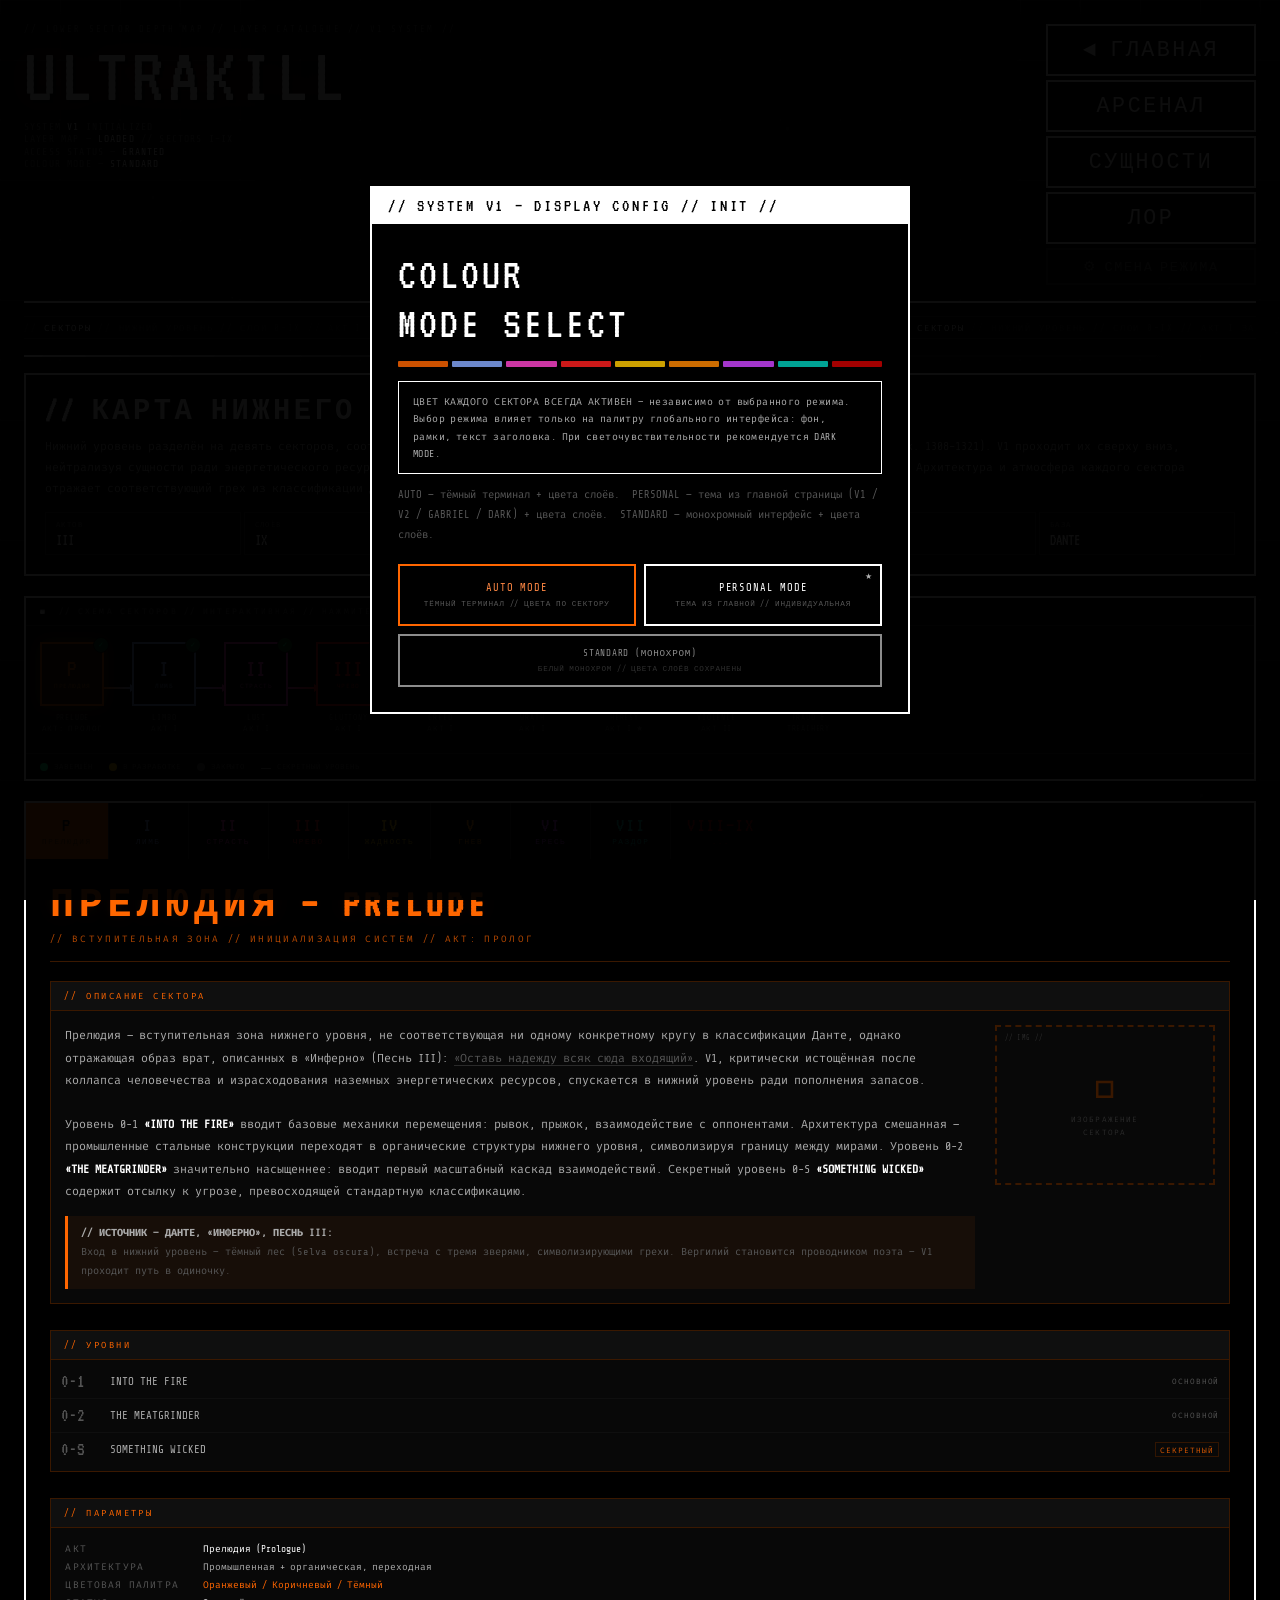
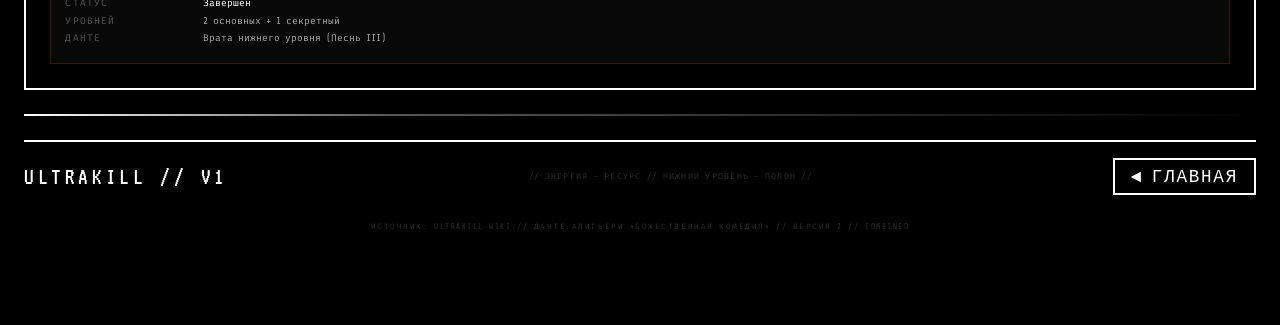
<file: layer.html>
<!DOCTYPE html>
<html lang="ru">
<head>
    <meta charset="UTF-8">
    <meta name="viewport" content="width=device-width, initial-scale=1.0, user-scalable=yes">
    <title>ULTRAKILL // СЕКТОРЫ — SYSTEM DATABASE</title>
    <link href="https://fonts.googleapis.com/css2?family=VT323&family=Share+Tech+Mono&family=Fira+Code:wght@400;600&display=swap" rel="stylesheet">
    <style>
        *, *::before, *::after { margin:0; padding:0; box-sizing:border-box; }

        :root {
            --bg:#000; --bg2:#080808; --bg3:#0f0f0f;
            --border:#fff; --border-dim:#555; --border-faint:#2a2a2a;
            --text:#fff; --text-dim:#aaa; --text-faint:#555; --text-ghost:#2a2a2a;
            --red:#ff2020; --red-glow:rgba(255,32,32,.4);
            --grid-line:rgba(255,255,255,.03);
            --grid-dot:rgba(255,255,255,.055);
            --grid-line2:rgba(255,255,255,.022);
            --grid-line3:rgba(255,255,255,.018);
            --scanline:rgba(0,0,0,.16);
        }

        body[data-theme="v1"] {
            --bg:#000; --bg2:#020509; --bg3:#040a14;
            --border:#3a99ff; --border-dim:#1a4a88; --border-faint:#0a1e40;
            --text:#b8d0ff; --text-dim:#5588cc; --text-faint:#2a4466; --text-ghost:#0f1e38;
            --red:#3a99ff; --red-glow:rgba(58,153,255,.4);
            --grid-line:rgba(58,153,255,.04); --grid-dot:rgba(58,153,255,.07);
            --grid-line2:rgba(58,153,255,.025); --grid-line3:rgba(58,153,255,.018);
            --scanline:rgba(0,0,0,.16);
        }
        body[data-theme="v2"] {
            --bg:#070202; --bg2:#0a0303; --bg3:#110505;
            --border:#ff1818; --border-dim:#881010; --border-faint:#3a0808;
            --text:#ffc8c8; --text-dim:#aa5555; --text-faint:#661818; --text-ghost:#280808;
            --red:#ff1818; --red-glow:rgba(255,24,24,.52);
            --grid-line:rgba(255,24,24,.03); --grid-dot:rgba(255,24,24,.06);
            --grid-line2:rgba(255,24,24,.02); --grid-line3:rgba(255,24,24,.015);
            --scanline:rgba(0,0,0,.16);
        }
        body[data-theme="gabriel"] {
            --bg:#f0ebe0; --bg2:#fafaf4; --bg3:#edead8;
            --border:#c8981e; --border-dim:#8a6a10; --border-faint:#c8b878;
            --text:#1a1508; --text-dim:#7a6a40; --text-faint:#a09060; --text-ghost:#d0c898;
            --red:#c8981e; --red-glow:rgba(200,152,30,.32);
            --grid-line:rgba(200,152,30,.06); --grid-dot:rgba(200,152,30,.1);
            --grid-line2:rgba(200,152,30,.04); --grid-line3:rgba(200,152,30,.03);
            --scanline:rgba(0,0,0,.04);
        }

        body {
            background:var(--bg); color:var(--text);
            font-family:'Share Tech Mono','Fira Code',monospace;
            min-height:100vh; overflow-x:hidden; position:relative;
            transition:background .3s, color .3s;
        }
        body::before {
            content:''; position:fixed; inset:0; z-index:0;
            background-image:
                linear-gradient(var(--grid-line) 1px,transparent 1px),
                linear-gradient(90deg,var(--grid-line) 1px,transparent 1px),
                radial-gradient(circle,var(--grid-dot) 1px,transparent 1px);
            background-size:60px 60px,60px 60px,60px 60px;
            background-position:0 0,0 0,30px 30px;
            pointer-events:none; transition:background-image .3s;
        }
        body::after {
            content:''; position:fixed; inset:0; z-index:0;
            background-image:
                repeating-linear-gradient(0deg,transparent,transparent 119px,var(--grid-line2) 119px,var(--grid-line2) 120px),
                repeating-linear-gradient(90deg,transparent,transparent 179px,var(--grid-line3) 179px,var(--grid-line3) 180px);
            pointer-events:none;
        }
        .scanlines {
            position:fixed; inset:0; z-index:1;
            background:repeating-linear-gradient(0deg,transparent,transparent 3px,var(--scanline) 3px,var(--scanline) 4px);
            pointer-events:none; transition:background .3s;
        }

        /* ═══ CANVAS ═══ */
        #layer-bg-canvas {
            position:fixed; top:0; left:0; width:100%; height:100%;
            pointer-events:none; z-index:2;
        }

        .page { max-width:1400px; margin:0 auto; padding:0 1.5rem 5rem; position:relative; z-index:10; }

        /* ═══ MODAL ═══ */
        .modal-overlay {
            position:fixed; inset:0;
            background:rgba(0,0,0,.95);
            z-index:99999;
            display:flex; align-items:center; justify-content:center;
        }
        .modal-overlay.hidden { display:none; }
        .modal-box {
            background:#000; border:2px solid var(--border);
            max-width:540px; width:92%; padding:0;
            transition:border-color .3s;
            animation:modalIn .2s ease-out;
        }
        @keyframes modalIn {
            from { opacity:0; transform:translateY(-12px) scale(.98); }
            to   { opacity:1; transform:translateY(0)   scale(1);    }
        }
        .modal-header-bar {
            background:var(--border); padding:.55rem 1rem;
            font-family:'VT323',monospace; font-size:1.15rem;
            color:#000; letter-spacing:.15em; text-transform:uppercase;
            transition:background .3s;
        }
        .modal-body { padding:1.6rem; }
        .modal-title {
            font-family:'VT323',monospace; font-size:2.8rem;
            color:var(--text); margin-bottom:.8rem; letter-spacing:3px; line-height:1.1;
        }
        .modal-warn {
            border:1px solid var(--border); padding:.65rem .9rem; margin-bottom:.8rem;
            font-size:.62rem; color:var(--text-dim); line-height:1.75; letter-spacing:.04em;
            transition:border-color .3s;
        }
        .modal-layer-preview { display:flex; gap:4px; margin:.6rem 0 .9rem; flex-wrap:wrap; }
        .mlp-chip { height:6px; flex:1; min-width:18px; border-radius:1px; opacity:.8; }
        .modal-desc { font-size:.66rem; color:var(--text-faint); line-height:1.85; margin-bottom:1.2rem; }
        .modal-btns { display:grid; grid-template-columns:1fr 1fr; gap:.5rem; }
        .modal-btn {
            background:#000; border:2px solid var(--border); padding:1rem;
            cursor:pointer; font-family:'Share Tech Mono',monospace; font-size:.65rem;
            color:var(--text); letter-spacing:.08em; text-transform:uppercase;
            transition:.12s; text-align:center; position:relative;
        }
        .modal-btn:hover { background:var(--border); color:#000; }
        .modal-btn-sub { font-size:.48rem; color:var(--text-faint); display:block; margin-top:.3rem; }
        .modal-btn:hover .modal-btn-sub { color:rgba(0,0,0,.5); }
        .modal-btn.personal-btn::before {
            content:'★'; position:absolute; top:.35rem; right:.45rem;
            font-size:.5rem; color:var(--border); opacity:.7;
        }
        .modal-btn.auto-btn { border-color:#ff6600; color:#ff8844; }
        .modal-btn.auto-btn:hover { background:#ff6600; color:#000; }

        /* ═══ HEADER ═══ */
        .site-header {
            border-bottom:2px solid var(--border); padding:1.5rem 0 1rem;
            transition:border-color .3s;
        }
        .header-inner { display:flex; justify-content:space-between; align-items:flex-start; gap:1.5rem; flex-wrap:wrap; }
        .logo-block { flex:1; }
        .logo-sys-line { font-size:.55rem; color:var(--text-faint); letter-spacing:.25em; text-transform:uppercase; margin-bottom:.4rem; transition:color .3s; }
        .logo-main {
            font-family:'VT323',monospace; font-size:5rem; line-height:.9;
            color:var(--text); letter-spacing:4px;
            text-shadow:3px 3px 0 var(--bg),0 0 30px var(--red-glow);
            transition:color .3s, text-shadow .3s;
        }
        .logo-status-lines { margin-top:.6rem; display:flex; flex-direction:column; gap:.15rem; }
        .lsl { font-size:.6rem; color:var(--text-faint); letter-spacing:.12em; text-transform:uppercase; transition:color .3s; }
        .lsl .ok { color:var(--border); transition:color .3s; }

        .menu-nav { display:flex; flex-direction:column; gap:4px; min-width:210px; }
        .menu-nav-btn {
            background:var(--bg); border:2px solid var(--border); padding:.75rem 1.1rem;
            text-decoration:none; font-family:'VT323',monospace; font-size:1.35rem;
            color:var(--text); letter-spacing:.12em; text-transform:uppercase;
            cursor:pointer; transition:.1s; display:block; text-align:center;
        }
        .menu-nav-btn:hover { background:var(--border); color:var(--bg); }
        .menu-nav-btn.dim { border-color:var(--border-faint); color:var(--text-faint); }
        .menu-nav-btn.dim:hover { background:var(--border-faint); color:var(--bg); }

        /* ═══ TICKER ═══ */
        .ticker-wrap {
            border-top:1px solid var(--border-faint); border-bottom:1px solid var(--border-faint);
            overflow:hidden; padding:.3rem 0; margin:.8rem 0 1rem;
            transition:border-color .3s;
        }
        .ticker-inner { display:flex; gap:3rem; animation:tick 30s linear infinite; white-space:nowrap; }
        @keyframes tick { from{transform:translateX(0);} to{transform:translateX(-50%);} }
        .ti { font-size:.55rem; color:var(--text-ghost); letter-spacing:.2em; text-transform:uppercase; }
        .ti .r { color:var(--border); }

        .divider {
            height:2px;
            background:linear-gradient(90deg,var(--border) 0%,var(--border-dim) 30%,transparent 100%);
            margin:1rem 0; transition:background .3s;
        }

        /* ═══ INTRO PANEL ═══ */
        .intro-panel {
            border:2px solid var(--border); background:var(--bg); padding:1.2rem; margin-bottom:1.2rem;
            transition:border-color .3s, background .3s;
        }
        .intro-panel h2 { font-family:'VT323',monospace; font-size:1.8rem; color:var(--text); letter-spacing:.12em; margin-bottom:.5rem; }
        .intro-panel p { font-size:.72rem; color:var(--text-dim); line-height:1.85; margin-bottom:.4rem; }
        .intro-panel p:last-child { margin-bottom:0; }
        .intro-stats { display:grid; grid-template-columns:repeat(6,1fr); gap:3px; margin-top:.8rem; }
        .istat { border:1px solid var(--border-faint); background:var(--bg2); padding:.4rem .6rem; transition:border-color .3s, background .3s; }
        .istat-k { font-size:.45rem; color:var(--text-faint); letter-spacing:.2em; text-transform:uppercase; margin-bottom:.2rem; }
        .istat-v { font-family:'VT323',monospace; font-size:1rem; color:var(--text); }

        /* ═══════════════════════════════════════
           1. ИНТЕРАКТИВНАЯ СХЕМА СЕКТОРОВ
        ═══════════════════════════════════════ */
        .sector-map-wrap {
            margin-bottom:1.2rem;
            border:2px solid var(--border);
            background:var(--bg);
            transition:border-color .3s, background .3s;
        }
        .sector-map-header {
            background:var(--bg2);
            border-bottom:1px solid var(--border-faint);
            padding:.5rem .9rem;
            display:flex; align-items:center; gap:.7rem;
            font-size:.5rem; color:var(--text-faint);
            letter-spacing:.28em; text-transform:uppercase;
            transition:background .3s, border-color .3s;
        }
        .sector-map-header .smh-accent { color:var(--border); }
        .sector-map-scroll {
            overflow-x:auto; padding:1rem .9rem 1.2rem;
        }
        .sector-map-scroll::-webkit-scrollbar { height:4px; }
        .sector-map-scroll::-webkit-scrollbar-track { background:var(--bg2); }
        .sector-map-scroll::-webkit-scrollbar-thumb { background:var(--border-dim); }

        .sector-map-inner {
            display:flex; align-items:center; gap:0;
            min-width:max-content; position:relative;
        }

        /* Connector line */
        .sm-connector {
            width:28px; height:2px;
            background:linear-gradient(90deg, var(--sm-cc, #555), var(--sm-cc2, #555));
            flex-shrink:0; position:relative;
        }
        .sm-connector::after {
            content:''; position:absolute; right:-4px; top:50%;
            transform:translateY(-50%);
            border-left:6px solid var(--sm-cc2, #555);
            border-top:4px solid transparent;
            border-bottom:4px solid transparent;
        }

        /* Node */
        .sm-node {
            display:flex; flex-direction:column; align-items:center;
            cursor:pointer; position:relative;
            transition:.15s; flex-shrink:0;
        }
        .sm-node:hover .sm-inner { transform:translateY(-3px); }
        .sm-node:hover .sm-label { color:var(--sm-c); }

        .sm-inner {
            width:64px; height:64px;
            border:2px solid var(--sm-c, #555);
            background:var(--bg2);
            display:flex; flex-direction:column;
            align-items:center; justify-content:center;
            position:relative; transition:.15s;
            box-shadow:0 0 0 transparent;
        }
        .sm-node:hover .sm-inner {
            background:color-mix(in srgb, var(--sm-c) 12%, var(--bg2));
            box-shadow:0 0 12px var(--sm-glow, transparent);
        }
        .sm-node.sm-current .sm-inner {
            border-color:var(--sm-c);
            background:color-mix(in srgb, var(--sm-c) 18%, var(--bg2));
            box-shadow:0 0 16px var(--sm-glow, transparent);
        }

        .sm-num {
            font-family:'VT323',monospace; font-size:1.5rem; line-height:1;
            color:var(--sm-c, #aaa);
        }
        .sm-sublabel {
            font-size:.38rem; color:var(--sm-c, #555);
            letter-spacing:.1em; text-transform:uppercase;
            opacity:.8; text-align:center; margin-top:1px;
            max-width:58px; overflow:hidden;
            white-space:nowrap; text-overflow:ellipsis;
        }

        .sm-badge {
            position:absolute; top:-7px; right:-7px;
            width:16px; height:16px;
            border:1px solid var(--bg);
            border-radius:50%;
            display:flex; align-items:center; justify-content:center;
            font-size:.45rem; font-family:'Share Tech Mono',monospace;
        }
        .sm-badge.done  { background:#005522; color:#00ff88; }
        .sm-badge.wip   { background:#3a2800; color:#ffc800; }
        .sm-badge.lock  { background:#1a1a1a; color:#555; }

        .sm-label {
            margin-top:.45rem;
            font-size:.48rem; color:var(--text-faint);
            letter-spacing:.1em; text-transform:uppercase;
            text-align:center; max-width:70px;
            line-height:1.4; transition:.15s;
        }

        /* Secret branch */
        .sm-secret-branch {
            display:flex; flex-direction:column; align-items:center;
            position:absolute; top:-78px; left:50%;
            transform:translateX(-50%);
        }
        .sm-secret-line {
            width:1px; height:24px;
            background:repeating-linear-gradient(180deg, var(--sm-c, #555) 0, var(--sm-c, #555) 4px, transparent 4px, transparent 8px);
        }
        .sm-secret-node {
            width:42px; height:42px;
            border:1px dashed var(--sm-c, #555);
            background:var(--bg);
            display:flex; flex-direction:column;
            align-items:center; justify-content:center;
            cursor:pointer; transition:.15s;
            font-size:.4rem; color:var(--sm-c); letter-spacing:.08em;
            text-align:center; text-transform:uppercase;
            line-height:1.5;
        }
        .sm-secret-node:hover { background:color-mix(in srgb, var(--sm-c) 10%, var(--bg)); }
        .sm-secret-node span { font-family:'VT323',monospace; font-size:.95rem; display:block; }

        /* Legend */
        .sm-legend {
            display:flex; gap:1rem; flex-wrap:wrap;
            padding:.5rem .9rem;
            border-top:1px solid var(--border-faint);
            font-size:.46rem; color:var(--text-faint);
            letter-spacing:.12em; text-transform:uppercase;
            transition:border-color .3s;
        }
        .sm-legend-item { display:flex; align-items:center; gap:.35rem; }
        .sm-leg-dot { width:8px; height:8px; border-radius:50%; flex-shrink:0; }

        /* ═══ TAB BAR ═══ */
        .tab-bar {
            display:flex; gap:0;
            border:2px solid var(--border); border-bottom:none;
            overflow-x:auto; background:var(--bg);
            transition:border-color .3s, background .3s;
        }
        .tab-btn {
            background:var(--bg); border:none; border-right:1px solid var(--border-faint);
            padding:.8rem 1rem; cursor:pointer;
            font-family:'VT323',monospace; font-size:1rem;
            letter-spacing:.1em; text-transform:uppercase;
            white-space:nowrap; transition:.12s; min-width:80px; text-align:center;
            position:relative;
        }
        .tab-btn:last-child { border-right:none; }
        .tab-btn .tb-num  { font-size:1.3rem; display:block; line-height:1; margin-bottom:1px; }
        .tab-btn .tb-name { font-size:.48rem; font-family:'Share Tech Mono',monospace; display:block; }

        .tab-btn[data-tab="prelude"] { --lc:#ff6600; --lc-dim:rgba(255,102,0,.16); }
        .tab-btn[data-tab="layer1"]  { --lc:#88aaff; --lc-dim:rgba(136,170,255,.16); }
        .tab-btn[data-tab="layer2"]  { --lc:#ff44cc; --lc-dim:rgba(255,68,204,.16); }
        .tab-btn[data-tab="layer3"]  { --lc:#ff2020; --lc-dim:rgba(255,32,32,.18); }
        .tab-btn[data-tab="layer4"]  { --lc:#ffc800; --lc-dim:rgba(255,200,0,.16); }
        .tab-btn[data-tab="layer5"]  { --lc:#ff8800; --lc-dim:rgba(255,136,0,.16); }
        .tab-btn[data-tab="layer6"]  { --lc:#cc44ff; --lc-dim:rgba(204,68,255,.16); }
        .tab-btn[data-tab="layer7"]  { --lc:#00ccbb; --lc-dim:rgba(0,204,187,.16); }
        .tab-btn[data-tab="layer89"] { --lc:#cc0000; --lc-dim:rgba(204,0,0,.16); }

        .tab-btn           { color:var(--lc); }
        .tab-btn:hover     { background:var(--lc-dim); color:var(--lc); }
        .tab-btn.active    { background:var(--lc); color:#000; }
        .tab-btn.active .tb-name { color:rgba(0,0,0,.5); }

        #tab-prelude { --lc:#ff6600; --lc-bg:rgba(255,102,0,.06); --lc-bd:#3a1800; --lc-dim:rgba(255,102,0,.09); }
        #tab-layer1  { --lc:#88aaff; --lc-bg:rgba(136,170,255,.06); --lc-bd:#1a2e60; --lc-dim:rgba(136,170,255,.08); }
        #tab-layer2  { --lc:#ff44cc; --lc-bg:rgba(255,68,204,.06); --lc-bd:#3c0a34; --lc-dim:rgba(255,68,204,.08); }
        #tab-layer3  { --lc:#ff2020; --lc-bg:rgba(255,32,32,.07); --lc-bd:#3c0a0a; --lc-dim:rgba(255,32,32,.09); }
        #tab-layer4  { --lc:#ffc800; --lc-bg:rgba(255,200,0,.06); --lc-bd:#3a2c00; --lc-dim:rgba(255,200,0,.08); }
        #tab-layer5  { --lc:#ff8800; --lc-bg:rgba(255,136,0,.06); --lc-bd:#3a1c00; --lc-dim:rgba(255,136,0,.08); }
        #tab-layer6  { --lc:#cc44ff; --lc-bg:rgba(204,68,255,.06); --lc-bd:#300048; --lc-dim:rgba(204,68,255,.08); }
        #tab-layer7  { --lc:#00ccbb; --lc-bg:rgba(0,204,187,.06); --lc-bd:#0e302c; --lc-dim:rgba(0,204,187,.08); }
        #tab-layer89 { --lc:#cc0000; --lc-bg:rgba(204,0,0,.06); --lc-bd:#2e0a0a; --lc-dim:rgba(204,0,0,.08); }

        /* ═══ TAB CONTENT ═══ */
        .tab-content {
            display:none; border:2px solid var(--border); border-top:none;
            background:var(--bg); min-height:400px;
            transition:border-color .3s, background .3s;
        }
        .tab-content.active { display:block; }

        .layer-wrap { padding:1.5rem; }
        .layer-title-row { border-bottom:1px solid var(--lc-bd,var(--border-faint)); padding-bottom:1rem; margin-bottom:1.2rem; }
        .layer-title-row h2 {
            font-family:'VT323',monospace; font-size:2.5rem; letter-spacing:.12em;
            color:var(--lc,var(--text));
            text-shadow:0 0 22px var(--lc-bg,transparent), 0 0 6px var(--lc-bg,transparent);
        }
        .layer-title-row .ltr-sub {
            font-size:.58rem; letter-spacing:.25em; text-transform:uppercase; margin-top:.3rem;
            color:var(--lc,var(--text-faint)); opacity:.7;
        }

        .layer-body { display:grid; grid-template-columns:1fr; gap:1rem; }

        .layer-section {
            border:1px solid var(--lc-bd,var(--border-faint));
            background:var(--bg2); margin-bottom:.6rem;
            transition:background .3s, border-color .3s;
        }
        .layer-section:last-child { margin-bottom:0; }
        .layer-section-head {
            background:var(--bg3); border-bottom:1px solid var(--lc-bd,var(--border-faint));
            padding:.5rem .8rem; font-size:.55rem;
            color:var(--lc,var(--text-faint));
            letter-spacing:.28em; text-transform:uppercase;
            transition:background .3s, color .3s;
        }
        .layer-section-body { padding:.9rem; }
        .layer-desc { font-size:.73rem; color:var(--text-dim); line-height:1.9; }
        .layer-desc strong { color:var(--text); }
        .layer-desc em { color:var(--text-faint); font-style:normal; border-bottom:1px solid var(--border-faint); }

        .dante-ref {
            border-left:3px solid var(--lc,var(--border));
            padding:.5rem .8rem;
            background:var(--lc-bg,rgba(255,255,255,.02));
            margin-top:.8rem;
            font-size:.64rem; color:var(--text-faint); line-height:1.85;
            transition:background .3s, border-color .3s;
        }
        .dante-ref strong { color:var(--text-dim); }

        .desc-photo-grid { display:grid; grid-template-columns:1fr 220px; gap:1.2rem; align-items:start; }
        .photo-frame {
            border:2px dashed var(--lc-bd,var(--border-faint));
            background:var(--bg2); min-height:160px;
            display:flex; flex-direction:column; align-items:center; justify-content:center;
            gap:.6rem; padding:1rem; position:relative;
        }
        .photo-frame::before {
            content:'// IMG //'; position:absolute; top:.4rem; left:.5rem;
            font-size:.4rem; color:var(--border-faint); letter-spacing:.2em;
        }
        .photo-frame-icon  { font-size:2rem; color:var(--lc-bd,var(--border-faint)); line-height:1; }
        .photo-frame-label { font-size:.48rem; color:var(--border-faint); letter-spacing:.15em; text-transform:uppercase; text-align:center; line-height:1.7; }
        @media(max-width:700px){ .desc-photo-grid{grid-template-columns:1fr;} .photo-frame{min-height:110px;} }

        .level-row {
            display:flex; align-items:center; gap:.6rem;
            padding:.45rem .6rem; border-bottom:1px solid var(--bg3);
            font-size:.68rem; transition:.1s;
        }
        .level-row:last-child { border-bottom:none; }
        .level-row:hover { background:var(--lc-dim,var(--bg3)); }
        .lr-num  { font-family:'VT323',monospace; font-size:1.2rem; color:var(--text-faint); min-width:40px; }
        .lr-name { flex:1; color:var(--text-dim); }
        .lr-type { font-size:.48rem; color:var(--text-faint); letter-spacing:.12em; text-transform:uppercase; }
        .lr-type.secret    { color:var(--lc,var(--text-dim));  border:1px solid var(--lc-bd,var(--border-faint)); padding:.1rem .3rem; opacity:.85; }
        .lr-type.encounter { color:var(--lc,var(--text));      border:1px solid var(--lc,var(--border));          padding:.1rem .3rem; }

        .param-row  { display:flex; gap:.5rem; flex-wrap:wrap; margin-bottom:.3rem; }
        .param-key  { font-size:.6rem; color:var(--text-faint); letter-spacing:.12em; text-transform:uppercase; min-width:130px; }
        .param-val  { font-size:.6rem; color:var(--text-dim); }
        .param-val.hi      { color:var(--text); }
        .param-val.colored { color:var(--lc,var(--text)); }

        .wip-notice { border:1px solid var(--border-faint); background:var(--bg2); padding:2rem; text-align:center; }
        .wip-icon  { font-family:'VT323',monospace; font-size:4rem; color:var(--border-faint); display:block; margin-bottom:.4rem; }
        .wip-title { font-family:'VT323',monospace; font-size:1.8rem; color:var(--text-faint); margin-bottom:.4rem; }
        .wip-text  { font-size:.7rem; color:var(--text-ghost); line-height:1.7; }

        /* ═══ MODE BADGES ═══ */
        .auto-badge, .personal-badge {
            display:none; font-size:.42rem; font-family:'Share Tech Mono',monospace;
            letter-spacing:.18em; text-transform:uppercase; padding:.1rem .35rem;
            border:1px solid var(--border); color:var(--border);
            margin-left:.6rem; vertical-align:middle;
        }
        .auto-badge.visible, .personal-badge.visible { display:inline; }

        /* ═══ FOOTER ═══ */
        .site-footer {
            border-top:2px solid var(--border); padding:1rem 0; margin-top:1.5rem;
            display:flex; justify-content:space-between; align-items:center;
            flex-wrap:wrap; gap:.5rem; transition:border-color .3s;
        }
        .footer-logo { font-family:'VT323',monospace; font-size:1.5rem; color:var(--text); letter-spacing:.15em; }
        .footer-text { font-size:.52rem; color:var(--text-ghost); letter-spacing:.15em; text-transform:uppercase; }
        .back-link {
            font-family:'VT323',monospace; font-size:1.1rem; color:var(--text);
            text-decoration:none; border:2px solid var(--border); padding:.4rem 1rem;
            letter-spacing:.1em; transition:.1s;
        }
        .back-link:hover { background:var(--border); color:var(--bg); }

        /* ═══════════════════════════════════════
           3. НИЖНЯЯ МОБИЛЬНАЯ НАВИГАЦИЯ
        ═══════════════════════════════════════ */
        .mobile-bottom-nav {
            display:none;
            position:fixed; bottom:0; left:0; right:0;
            z-index:9000;
            background:var(--bg);
            border-top:2px solid var(--border);
            height:56px;
            flex-direction:row;
            align-items:stretch;
            transition:background .3s, border-color .3s;
        }
        .mbn-btn {
            flex:1;
            display:flex; flex-direction:column;
            align-items:center; justify-content:center;
            gap:2px;
            text-decoration:none;
            color:var(--text-faint);
            font-family:'Share Tech Mono',monospace;
            font-size:.42rem;
            letter-spacing:.08em;
            text-transform:uppercase;
            border-right:1px solid var(--border-faint);
            transition:.12s;
            cursor:pointer;
            background:transparent;
            border-top:none; border-bottom:none; border-left:none;
            padding:0;
            position:relative;
        }
        .mbn-btn:last-child { border-right:none; }
        .mbn-btn:hover { background:var(--border-faint); color:var(--text); }
        .mbn-btn.active {
            color:var(--border);
            background:rgba(255,255,255,.04);
        }
        .mbn-btn.active::after {
            content:'';
            position:absolute; bottom:0; left:15%; right:15%;
            height:2px; background:var(--border);
            box-shadow:0 0 6px var(--red-glow);
        }
        .mbn-icon { font-size:1.2rem; line-height:1; }
        .mbn-tab-bar {
            position:fixed; bottom:56px; left:0; right:0;
            z-index:8999;
            background:var(--bg2);
            border-top:1px solid var(--border-faint);
            display:none;
            flex-direction:row;
            overflow-x:auto;
            transition:background .3s, border-color .3s;
        }
        .mbn-tab-bar::-webkit-scrollbar { display:none; }
        .mbn-tab-scroll { display:flex; gap:0; }
        .mbn-tab-item {
            display:flex; flex-direction:column; align-items:center;
            padding:.35rem .7rem;
            border:none; border-right:1px solid var(--border-faint);
            background:transparent;
            cursor:pointer; white-space:nowrap;
            font-family:'VT323',monospace;
            transition:.1s; flex-shrink:0;
        }
        .mbn-tab-item .mbn-ti-num { font-size:1.1rem; line-height:1; }
        .mbn-tab-item .mbn-ti-name { font-size:.4rem; font-family:'Share Tech Mono',monospace; letter-spacing:.08em; text-transform:uppercase; margin-top:1px; color:var(--text-faint); }
        .mbn-tab-item[data-tab="prelude"] { color:#ff6600; }
        .mbn-tab-item[data-tab="layer1"]  { color:#88aaff; }
        .mbn-tab-item[data-tab="layer2"]  { color:#ff44cc; }
        .mbn-tab-item[data-tab="layer3"]  { color:#ff2020; }
        .mbn-tab-item[data-tab="layer4"]  { color:#ffc800; }
        .mbn-tab-item[data-tab="layer5"]  { color:#ff8800; }
        .mbn-tab-item[data-tab="layer6"]  { color:#cc44ff; }
        .mbn-tab-item[data-tab="layer7"]  { color:#00ccbb; }
        .mbn-tab-item[data-tab="layer89"] { color:#cc0000; }
        .mbn-tab-item.active { background:rgba(255,255,255,.06); }
        .mbn-tab-item:last-child { border-right:none; }

        @media(max-width:900px) {
            .intro-stats { grid-template-columns:repeat(3,1fr); }
        }
        @media(max-width:768px) {
            .mobile-bottom-nav { display:flex; }
            .mbn-tab-bar { display:flex; }
            .page { padding-bottom:7.5rem; }
        }
        @media(max-width:600px){
            .intro-stats{grid-template-columns:repeat(2,1fr);}
            .tab-btn{min-width:55px; padding:.6rem .4rem;}
            .tab-btn .tb-name{display:none;}
            .modal-btns{grid-template-columns:1fr;}
            .header-inner{flex-direction:column;}
            .menu-nav{flex-direction:row; flex-wrap:wrap;}
            .menu-nav-btn{flex:1; min-width:100px; font-size:1rem; padding:.6rem;}
            .tab-bar { display:none; }
        }
    </style>
</head>
<body>

<div class="scanlines"></div>
<canvas id="layer-bg-canvas"></canvas>

<!-- МОДАЛЬНОЕ ОКНО -->
<div class="modal-overlay" id="themeModal">
    <div class="modal-box">
        <div class="modal-header-bar">// SYSTEM V1 — DISPLAY CONFIG // INIT //</div>
        <div class="modal-body">
            <div class="modal-title">COLOUR<br>MODE SELECT</div>
            <div class="modal-layer-preview">
                <div class="mlp-chip" style="background:#ff6600;"></div>
                <div class="mlp-chip" style="background:#88aaff;"></div>
                <div class="mlp-chip" style="background:#ff44cc;"></div>
                <div class="mlp-chip" style="background:#ff2020;"></div>
                <div class="mlp-chip" style="background:#ffc800;"></div>
                <div class="mlp-chip" style="background:#ff8800;"></div>
                <div class="mlp-chip" style="background:#cc44ff;"></div>
                <div class="mlp-chip" style="background:#00ccbb;"></div>
                <div class="mlp-chip" style="background:#cc0000;"></div>
            </div>
            <div class="modal-warn">
                ЦВЕТ КАЖДОГО СЕКТОРА ВСЕГДА АКТИВЕН — независимо от выбранного режима. Выбор режима влияет только на палитру глобального интерфейса: фон, рамки, текст заголовка. При светочувствительности рекомендуется DARK MODE.
            </div>
            <div class="modal-desc">
                AUTO — тёмный терминал + цвета слоёв.&nbsp;
                PERSONAL — тема из главной страницы (V1 / V2 / GABRIEL / DARK) + цвета слоёв.&nbsp;
                STANDARD — монохромный интерфейс + цвета слоёв.
            </div>
            <div class="modal-btns">
                <button class="modal-btn auto-btn" onclick="chooseMode('auto')">
                    AUTO MODE
                    <span class="modal-btn-sub">Тёмный терминал // цвета по сектору</span>
                </button>
                <button class="modal-btn personal-btn" onclick="chooseMode('personal')">
                    PERSONAL MODE
                    <span class="modal-btn-sub">Тема из главной // индивидуальная</span>
                </button>
                <button class="modal-btn" onclick="chooseMode('original')"
                        style="grid-column:1/-1;opacity:.55;font-size:.58rem;padding:.75rem;">
                    STANDARD (МОНОХРОМ)
                    <span class="modal-btn-sub">Белый монохром // цвета слоёв сохранены</span>
                </button>
            </div>
        </div>
    </div>
</div>

<div class="page">

    <!-- HEADER -->
    <div class="site-header">
        <div class="header-inner">
            <div class="logo-block">
                <div class="logo-sys-line">// LOWER SECTOR DEPTH MAP // LAYER CATALOGUE // V1 SYSTEM //</div>
                <div class="logo-main">ULTRAKILL</div>
                <div class="logo-status-lines">
                    <div class="lsl">SYSTEM <span class="ok">V1</span> INITIALIZED</div>
                    <div class="lsl">LAYER MAP — <span class="ok">LOADED</span> // SECTORS I–IX</div>
                    <div class="lsl">ACCESS STATUS — <span class="ok">GRANTED</span></div>
                    <div class="lsl">COLOUR MODE — <span class="ok" id="modeLabel">STANDARD</span>
                        <span class="auto-badge"     id="autoBadge">● AUTO</span>
                        <span class="personal-badge" id="personalBadge">● PERSONAL</span>
                    </div>
                </div>
            </div>
            <div class="menu-nav">
                <a href="index.html"   class="menu-nav-btn">◄ ГЛАВНАЯ</a>
                <a href="weapons.html" class="menu-nav-btn">АРСЕНАЛ</a>
                <a href="bosses.html"  class="menu-nav-btn">СУЩНОСТИ</a>
                <a href="lore.html"    class="menu-nav-btn">ЛОР</a>
                <button class="menu-nav-btn dim" onclick="resetMode()" style="font-size:.85rem;padding:.5rem;">⚙ СМЕНА РЕЖИМА</button>
            </div>
        </div>
    </div>

    <!-- TICKER -->
    <div class="ticker-wrap">
        <div class="ticker-inner">
            <span class="ti">// <span class="r">СЕКТОРЫ</span> // НИЖНИЙ УРОВЕНЬ // СЛОИ 0–IX // АКТ I ЗАВЕРШЁН // АКТ II В РАЗРАБОТКЕ // ДАНТЕ АЛИГЬЕРИ // ДОСТУП РАЗРЕШЁН //</span>
            <span class="ti">// <span class="r">СЕКТОРЫ</span> // НИЖНИЙ УРОВЕНЬ // СЛОИ 0–IX // АКТ I ЗАВЕРШЁН // АКТ II В РАЗРАБОТКЕ // ДАНТЕ АЛИГЬЕРИ // ДОСТУП РАЗРЕШЁН //</span>
        </div>
    </div>

    <div class="divider"></div>

    <!-- INTRO -->
    <div class="intro-panel">
        <h2>// КАРТА НИЖНЕГО УРОВНЯ</h2>
        <p>Нижний уровень разделён на девять секторов, соответствующих кругам поэмы «Инферно» из «Божественной комедии» Данте Алигьери (ок. 1308–1321). V1 проходит их сверху вниз, нейтрализуя сущности ради энергетического ресурса. В конце большинства секторов — приоритетная цель повышенного класса угрозы. Архитектура и атмосфера каждого сектора отражает соответствующий грех из классификации Данте.</p>
        <div class="intro-stats">
            <div class="istat"><div class="istat-k">АКТОВ</div><div class="istat-v">III</div></div>
            <div class="istat"><div class="istat-k">СЛОЁВ</div><div class="istat-v">IX</div></div>
            <div class="istat"><div class="istat-k">АКТ I</div><div class="istat-v">READY</div></div>
            <div class="istat"><div class="istat-k">АКТ II</div><div class="istat-v">WIP</div></div>
            <div class="istat"><div class="istat-k">АКТ III</div><div class="istat-v">N/A</div></div>
            <div class="istat"><div class="istat-k">БАЗА</div><div class="istat-v">DANTE</div></div>
        </div>
    </div>

    <!-- ═══════════════════════════════════════
         1. ИНТЕРАКТИВНАЯ СХЕМА СЕКТОРОВ
    ═══════════════════════════════════════ -->
    <div class="sector-map-wrap">
        <div class="sector-map-header">
            <span class="smh-accent">▦</span>
            // СХЕМА СЕКТОРОВ // ИНТЕРАКТИВНАЯ // НАЖМИТЕ НА УЗЕЛ ДЛЯ ПЕРЕХОДА
        </div>
        <div class="sector-map-scroll">
            <div class="sector-map-inner" id="sectorMapInner">

                <!-- PRELUDE -->
                <div class="sm-node sm-current" id="smn-prelude" data-goto="prelude"
                     style="--sm-c:#ff6600; --sm-glow:rgba(255,102,0,.35);"
                     onclick="smGoto('prelude')">
                    <div class="sm-inner">
                        <div class="sm-num">P</div>
                        <div class="sm-sublabel">ПРЕЛЮДИЯ</div>
                        <div class="sm-badge done" title="Завершён">✓</div>
                    </div>
                    <div class="sm-label">PRELUDE<br>АКТ: ПРОЛОГ</div>
                </div>

                <div class="sm-connector" style="--sm-cc:#ff6600;--sm-cc2:#88aaff;"></div>

                <!-- LAYER I -->
                <div class="sm-node" id="smn-layer1" data-goto="layer1"
                     style="--sm-c:#88aaff; --sm-glow:rgba(136,170,255,.35); position:relative;"
                     onclick="smGoto('layer1')">
                    <!-- Secret branch: 1-S -->
                    <div class="sm-secret-branch">
                        <div class="sm-secret-node" style="--sm-c:#88aaff;" onclick="smGoto('layer1');event.stopPropagation();">
                            <span>1-S</span>CASTLE<br>VEIN
                        </div>
                        <div class="sm-secret-line" style="--sm-c:#88aaff;"></div>
                    </div>
                    <div class="sm-inner">
                        <div class="sm-num">I</div>
                        <div class="sm-sublabel">ЛИМБ</div>
                        <div class="sm-badge done" title="Завершён">✓</div>
                    </div>
                    <div class="sm-label">LIMBO<br>АКТ I</div>
                </div>

                <div class="sm-connector" style="--sm-cc:#88aaff;--sm-cc2:#ff44cc;"></div>

                <!-- LAYER II -->
                <div class="sm-node" id="smn-layer2" data-goto="layer2"
                     style="--sm-c:#ff44cc; --sm-glow:rgba(255,68,204,.35); position:relative;"
                     onclick="smGoto('layer2')">
                    <div class="sm-secret-branch">
                        <div class="sm-secret-node" style="--sm-c:#ff44cc;" onclick="smGoto('layer2');event.stopPropagation();">
                            <span>2-S</span>MUST<br>DIE
                        </div>
                        <div class="sm-secret-line" style="--sm-c:#ff44cc;"></div>
                    </div>
                    <div class="sm-inner">
                        <div class="sm-num">II</div>
                        <div class="sm-sublabel">СТРАСТЬ</div>
                        <div class="sm-badge done" title="Завершён">✓</div>
                    </div>
                    <div class="sm-label">LUST<br>АКТ I</div>
                </div>

                <div class="sm-connector" style="--sm-cc:#ff44cc;--sm-cc2:#ff2020;"></div>

                <!-- LAYER III -->
                <div class="sm-node" id="smn-layer3" data-goto="layer3"
                     style="--sm-c:#ff2020; --sm-glow:rgba(255,32,32,.35);"
                     onclick="smGoto('layer3')">
                    <div class="sm-inner">
                        <div class="sm-num">III</div>
                        <div class="sm-sublabel">ЧРЕВО</div>
                        <div class="sm-badge done" title="Завершён">✓</div>
                    </div>
                    <div class="sm-label">GLUTTONY<br>АКТ I</div>
                </div>

                <div class="sm-connector" style="--sm-cc:#ff2020;--sm-cc2:#ffc800;"></div>

                <!-- LAYER IV -->
                <div class="sm-node" id="smn-layer4" data-goto="layer4"
                     style="--sm-c:#ffc800; --sm-glow:rgba(255,200,0,.35); position:relative;"
                     onclick="smGoto('layer4')">
                    <div class="sm-secret-branch">
                        <div class="sm-secret-node" style="--sm-c:#ffc800;" onclick="smGoto('layer4');event.stopPropagation();">
                            <span>4-S</span>BRANDICOOT
                        </div>
                        <div class="sm-secret-line" style="--sm-c:#ffc800;"></div>
                    </div>
                    <div class="sm-inner">
                        <div class="sm-num">IV</div>
                        <div class="sm-sublabel">ЖАДНОСТЬ</div>
                        <div class="sm-badge done" title="Завершён">✓</div>
                    </div>
                    <div class="sm-label">GREED<br>АКТ I</div>
                </div>

                <div class="sm-connector" style="--sm-cc:#ffc800;--sm-cc2:#ff8800;"></div>

                <!-- LAYER V -->
                <div class="sm-node" id="smn-layer5" data-goto="layer5"
                     style="--sm-c:#ff8800; --sm-glow:rgba(255,136,0,.35);"
                     onclick="smGoto('layer5')">
                    <div class="sm-inner">
                        <div class="sm-num">V</div>
                        <div class="sm-sublabel">ГНЕВ</div>
                        <div class="sm-badge done" title="Завершён">✓</div>
                    </div>
                    <div class="sm-label">WRATH<br>АКТ I</div>
                </div>

                <div class="sm-connector" style="--sm-cc:#ff8800;--sm-cc2:#cc44ff;"></div>

                <!-- LAYER VI -->
                <div class="sm-node" id="smn-layer6" data-goto="layer6"
                     style="--sm-c:#cc44ff; --sm-glow:rgba(204,68,255,.35);"
                     onclick="smGoto('layer6')">
                    <div class="sm-inner">
                        <div class="sm-num">VI</div>
                        <div class="sm-sublabel">ЕРЕСЬ</div>
                        <div class="sm-badge done" title="Завершён">✓</div>
                    </div>
                    <div class="sm-label">HERESY<br>АКТ I ★</div>
                </div>

                <div class="sm-connector" style="--sm-cc:#cc44ff;--sm-cc2:#00ccbb;"></div>

                <!-- LAYER VII -->
                <div class="sm-node" id="smn-layer7" data-goto="layer7"
                     style="--sm-c:#00ccbb; --sm-glow:rgba(0,204,187,.35); position:relative;"
                     onclick="smGoto('layer7')">
                    <div class="sm-secret-branch">
                        <div class="sm-secret-node" style="--sm-c:#00ccbb;" onclick="smGoto('layer7');event.stopPropagation();">
                            <span>7-S</span>ANOTHER<br>CASTLE
                        </div>
                        <div class="sm-secret-line" style="--sm-c:#00ccbb;"></div>
                    </div>
                    <div class="sm-inner">
                        <div class="sm-num">VII</div>
                        <div class="sm-sublabel">РАЗДОР</div>
                        <div class="sm-badge wip" title="В разработке">~</div>
                    </div>
                    <div class="sm-label">VIOLENCE<br>АКТ II</div>
                </div>

                <div class="sm-connector" style="--sm-cc:#00ccbb;--sm-cc2:#cc0000;"></div>

                <!-- LAYER VIII-IX -->
                <div class="sm-node" id="smn-layer89" data-goto="layer89"
                     style="--sm-c:#cc0000; --sm-glow:rgba(204,0,0,.3);"
                     onclick="smGoto('layer89')">
                    <div class="sm-inner" style="opacity:.55;">
                        <div class="sm-num" style="font-size:1rem;">VIII<br>IX</div>
                        <div class="sm-badge lock" title="Закрыто">?</div>
                    </div>
                    <div class="sm-label">FRAUD &amp;<br>TREACHERY</div>
                </div>

            </div>
        </div>
        <div class="sm-legend">
            <div class="sm-legend-item"><div class="sm-leg-dot" style="background:#00ff88;"></div>ЗАВЕРШЁН</div>
            <div class="sm-legend-item"><div class="sm-leg-dot" style="background:#ffc800;"></div>В РАЗРАБОТКЕ</div>
            <div class="sm-legend-item"><div class="sm-leg-dot" style="background:#555;"></div>ЗАКРЫТО</div>
            <div class="sm-legend-item"><div class="sm-leg-dot" style="background:#888; border-radius:0; width:10px; height:1px; margin-top:3px;"></div>СЕКРЕТНЫЙ УРОВЕНЬ</div>
        </div>
    </div>

    <!-- TAB BAR -->
    <div class="tab-bar" id="tabBar">
        <button class="tab-btn active" data-tab="prelude"  onclick="switchTab('prelude',this)"><span class="tb-num">P</span><span class="tb-name">ПРЕЛЮДИЯ</span></button>
        <button class="tab-btn"        data-tab="layer1"   onclick="switchTab('layer1',this)"><span class="tb-num">I</span><span class="tb-name">ЛИМБ</span></button>
        <button class="tab-btn"        data-tab="layer2"   onclick="switchTab('layer2',this)"><span class="tb-num">II</span><span class="tb-name">СТРАСТЬ</span></button>
        <button class="tab-btn"        data-tab="layer3"   onclick="switchTab('layer3',this)"><span class="tb-num">III</span><span class="tb-name">ЧРЕВО</span></button>
        <button class="tab-btn"        data-tab="layer4"   onclick="switchTab('layer4',this)"><span class="tb-num">IV</span><span class="tb-name">ЖАДНОСТЬ</span></button>
        <button class="tab-btn"        data-tab="layer5"   onclick="switchTab('layer5',this)"><span class="tb-num">V</span><span class="tb-name">ГНЕВ</span></button>
        <button class="tab-btn"        data-tab="layer6"   onclick="switchTab('layer6',this)"><span class="tb-num">VI</span><span class="tb-name">ЕРЕСЬ</span></button>
        <button class="tab-btn"        data-tab="layer7"   onclick="switchTab('layer7',this)"><span class="tb-num">VII</span><span class="tb-name">РАЗДОР</span></button>
        <button class="tab-btn"        data-tab="layer89"  onclick="switchTab('layer89',this)"><span class="tb-num">VIII–IX</span><span class="tb-name">...</span></button>
    </div>

    <!-- ПРЕЛЮДИЯ -->
    <div class="tab-content active" id="tab-prelude">
        <div class="layer-wrap">
            <div class="layer-title-row">
                <h2>ПРЕЛЮДИЯ — PRELUDE</h2>
                <div class="ltr-sub">// ВСТУПИТЕЛЬНАЯ ЗОНА // ИНИЦИАЛИЗАЦИЯ СИСТЕМ // АКТ: ПРОЛОГ</div>
            </div>
            <div class="layer-body">
                <div class="layer-section">
                    <div class="layer-section-head">// ОПИСАНИЕ СЕКТОРА</div>
                    <div class="layer-section-body">
                        <div class="desc-photo-grid">
                            <div class="layer-desc">
                                Прелюдия — вступительная зона нижнего уровня, не соответствующая ни одному конкретному кругу в классификации Данте, однако отражающая образ врат, описанных в «Инферно» (Песнь III): <em>«Оставь надежду всяк сюда входящий»</em>. V1, критически истощённая после коллапса человечества и израсходования наземных энергетических ресурсов, спускается в нижний уровень ради пополнения запасов.
                                <br><br>
                                Уровень 0-1 <strong>«INTO THE FIRE»</strong> вводит базовые механики перемещения: рывок, прыжок, взаимодействие с оппонентами. Архитектура смешанная — промышленные стальные конструкции переходят в органические структуры нижнего уровня, символизируя границу между мирами. Уровень 0-2 <strong>«THE MEATGRINDER»</strong> значительно насыщеннее: вводит первый масштабный каскад взаимодействий. Секретный уровень 0-S <strong>«SOMETHING WICKED»</strong> содержит отсылку к угрозе, превосходящей стандартную классификацию.
                                <div class="dante-ref">
                                    <strong>// ИСТОЧНИК — ДАНТЕ, «ИНФЕРНО», ПЕСНЬ III:</strong><br>
                                    Вход в нижний уровень — тёмный лес (Selva oscura), встреча с тремя зверями, символизирующими грехи. Вергилий становится проводником поэта — V1 проходит путь в одиночку.
                                </div>
                            </div>
                            <div class="photo-frame">
                                <div class="photo-frame-icon">□</div>
                                <div class="photo-frame-label">ИЗОБРАЖЕНИЕ<br>СЕКТОРА</div>
                            </div>
                        </div>
                    </div>
                </div>
                <div class="layer-section">
                    <div class="layer-section-head">// УРОВНИ</div>
                    <div class="layer-section-body" style="padding:.3rem 0;">
                        <div class="level-row"><span class="lr-num">0-1</span><span class="lr-name">INTO THE FIRE</span><span class="lr-type">ОСНОВНОЙ</span></div>
                        <div class="level-row"><span class="lr-num">0-2</span><span class="lr-name">THE MEATGRINDER</span><span class="lr-type">ОСНОВНОЙ</span></div>
                        <div class="level-row"><span class="lr-num">0-S</span><span class="lr-name">SOMETHING WICKED</span><span class="lr-type secret">СЕКРЕТНЫЙ</span></div>
                    </div>
                </div>
                <div class="layer-section">
                    <div class="layer-section-head">// ПАРАМЕТРЫ</div>
                    <div class="layer-section-body">
                        <div class="param-row"><span class="param-key">АКТ</span><span class="param-val hi">Прелюдия (Prologue)</span></div>
                        <div class="param-row"><span class="param-key">АРХИТЕКТУРА</span><span class="param-val">Промышленная + органическая, переходная</span></div>
                        <div class="param-row"><span class="param-key">ЦВЕТОВАЯ ПАЛИТРА</span><span class="param-val colored">Оранжевый / Коричневый / Тёмный</span></div>
                        <div class="param-row"><span class="param-key">СТАТУС</span><span class="param-val hi">Завершён</span></div>
                        <div class="param-row"><span class="param-key">УРОВНЕЙ</span><span class="param-val">2 основных + 1 секретный</span></div>
                        <div class="param-row"><span class="param-key">ДАНТЕ</span><span class="param-val">Врата нижнего уровня (Песнь III)</span></div>
                    </div>
                </div>
            </div>
        </div>
    </div>

    <!-- СЛОЙ I -->
    <div class="tab-content" id="tab-layer1">
        <div class="layer-wrap">
            <div class="layer-title-row">
                <h2>СЛОЙ I — LIMBO // ЛИМБ</h2>
                <div class="ltr-sub">// АКТ I: INFINITE HYPERDEATH // ДАНТЕ: КРУГ I // СТАТУС: ЗАВЕРШЁН</div>
            </div>
            <div class="layer-body">
                <div class="layer-section">
                    <div class="layer-section-head">// ОПИСАНИЕ СЕКТОРА</div>
                    <div class="layer-section-body">
                        <div class="desc-photo-grid">
                            <div class="layer-desc">
                                Первый сектор нижнего уровня. Лимб — зона пограничного состояния: ни страдания, ни покоя. Архитектура монохромная: белые и холодно-серые кристаллические структуры, плавающие фрагменты пространства, угасший свет без источника. Слой сравнительно доступен по сложности — является точкой входа в нижний уровень. V1 встречает здесь первых механизированных оппонентов.
                                <br><br>
                                Завершает сектор уровень 1-3 <strong>«A ONE MACHINE ARMY»</strong> — столкновение с механизированной версией Цербера (Cerberus Prime). В игровой интерпретации трёхголовый страж трансформирован в операционную платформу. Секретный уровень 1-S <strong>«CASTLE VEIN»</strong> расположен в изолированном архитектурном узле, доступном через скрытый проход.
                                <div class="dante-ref">
                                    <strong>// ИСТОЧНИК — ДАНТЕ, «ИНФЕРНО», ПЕСНЬ IV — ПЕРВЫЙ КРУГ:</strong><br>
                                    Лимб — обитель добродетельных нехристиан и некрещёных. Они не испытывают физических мучений, но лишены Божьего присутствия. Здесь пребывают Гомер, Аристотель, Платон, Сократ, Вергилий, Юлий Цезарь, Саладин. Вечная скорбь без надежды — таков их удел.
                                </div>
                            </div>
                            <div class="photo-frame">
                                <div class="photo-frame-icon">□</div>
                                <div class="photo-frame-label">ИЗОБРАЖЕНИЕ<br>СЕКТОРА</div>
                            </div>
                        </div>
                    </div>
                </div>
                <div class="layer-section">
                    <div class="layer-section-head">// УРОВНИ</div>
                    <div class="layer-section-body" style="padding:.3rem 0;">
                        <div class="level-row"><span class="lr-num">1-1</span><span class="lr-name">HEART OF THE SUNRISE</span><span class="lr-type">ОСНОВНОЙ</span></div>
                        <div class="level-row"><span class="lr-num">1-2</span><span class="lr-name">THE DEATH OF THE PARTY</span><span class="lr-type">ОСНОВНОЙ</span></div>
                        <div class="level-row"><span class="lr-num">1-3</span><span class="lr-name">A ONE MACHINE ARMY</span><span class="lr-type encounter">СТОЛКНОВЕНИЕ // Cerberus Prime</span></div>
                        <div class="level-row"><span class="lr-num">1-S</span><span class="lr-name">CASTLE VEIN</span><span class="lr-type secret">СЕКРЕТНЫЙ</span></div>
                    </div>
                </div>
                <div class="layer-section">
                    <div class="layer-section-head">// ПАРАМЕТРЫ</div>
                    <div class="layer-section-body">
                        <div class="param-row"><span class="param-key">АКТ</span><span class="param-val hi">I — Infinite Hyperdeath</span></div>
                        <div class="param-row"><span class="param-key">АРХИТЕКТУРА</span><span class="param-val">Монохромная, кристаллическая, плавающие платформы</span></div>
                        <div class="param-row"><span class="param-key">ЦВЕТОВАЯ ПАЛИТРА</span><span class="param-val colored">Синий / Белый / Холодный серый</span></div>
                        <div class="param-row"><span class="param-key">ПРИОРИТЕТНАЯ ЦЕЛЬ</span><span class="param-val hi">Cerberus Prime</span></div>
                        <div class="param-row"><span class="param-key">ДАНТЕ</span><span class="param-val">«Инферно», Песнь IV — первый круг, Лимб</span></div>
                    </div>
                </div>
            </div>
        </div>
    </div>

    <!-- СЛОЙ II -->
    <div class="tab-content" id="tab-layer2">
        <div class="layer-wrap">
            <div class="layer-title-row">
                <h2>СЛОЙ II — LUST // СТРАСТЬ</h2>
                <div class="ltr-sub">// АКТ I: INFINITE HYPERDEATH // ДАНТЕ: КРУГ II // СТАТУС: ЗАВЕРШЁН</div>
            </div>
            <div class="layer-body">
                <div class="layer-section">
                    <div class="layer-section-head">// ОПИСАНИЕ СЕКТОРА</div>
                    <div class="layer-section-body">
                        <div class="desc-photo-grid">
                            <div class="layer-desc">
                                Второй сектор нижнего уровня. Зона неистовства и неудержимого порыва. Архитектура органическая, тёмно-розовая: пульсирующие стены, извивающиеся коридоры, напоминающие живую ткань. Пространство ощущается нестабильным, подвижным. Оппоненты значительно быстрее и непредсказуемее, чем в Лимбе — слой делает акцент на мобильности V1.
                                <br><br>
                                Завершающее взаимодействие на уровне 2-3 <strong>«SHEER HEART ATTACK»</strong> — с Hideous Mass, аномальным биологическим конгломератом из фрагментов различных организмов. Секретный уровень 2-S <strong>«MUST DIE»</strong> предназначен для опытных операторов — отличается значительно повышенным уровнем сложности.
                                <div class="dante-ref">
                                    <strong>// ИСТОЧНИК — ДАНТЕ, «ИНФЕРНО», ПЕСНЬ V — ВТОРОЙ КРУГ:</strong><br>
                                    Судья Минос назначает наказания. Осуждённые несомы вечным ураганом — символ того, как страсть управляла ими при жизни. Среди упомянутых: Клеопатра, Елена Троянская, Ахилл, Парис, Тристан.
                                </div>
                            </div>
                            <div class="photo-frame">
                                <div class="photo-frame-icon">□</div>
                                <div class="photo-frame-label">ИЗОБРАЖЕНИЕ<br>СЕКТОРА</div>
                            </div>
                        </div>
                    </div>
                </div>
                <div class="layer-section">
                    <div class="layer-section-head">// УРОВНИ</div>
                    <div class="layer-section-body" style="padding:.3rem 0;">
                        <div class="level-row"><span class="lr-num">2-1</span><span class="lr-name">BRIDGEBURNER</span><span class="lr-type">ОСНОВНОЙ</span></div>
                        <div class="level-row"><span class="lr-num">2-2</span><span class="lr-name">DEATH AT 20,000 VOLTS</span><span class="lr-type">ОСНОВНОЙ</span></div>
                        <div class="level-row"><span class="lr-num">2-3</span><span class="lr-name">SHEER HEART ATTACK</span><span class="lr-type encounter">СТОЛКНОВЕНИЕ // Hideous Mass</span></div>
                        <div class="level-row"><span class="lr-num">2-S</span><span class="lr-name">MUST DIE</span><span class="lr-type secret">СЕКРЕТНЫЙ // ПОВЫШЕННАЯ СЛОЖНОСТЬ</span></div>
                    </div>
                </div>
                <div class="layer-section">
                    <div class="layer-section-head">// ПАРАМЕТРЫ</div>
                    <div class="layer-section-body">
                        <div class="param-row"><span class="param-key">АКТ</span><span class="param-val hi">I — Infinite Hyperdeath</span></div>
                        <div class="param-row"><span class="param-key">АРХИТЕКТУРА</span><span class="param-val">Органическая, биологическая, нестабильная</span></div>
                        <div class="param-row"><span class="param-key">ЦВЕТОВАЯ ПАЛИТРА</span><span class="param-val colored">Розовый / Тёмно-пурпурный</span></div>
                        <div class="param-row"><span class="param-key">ПРИОРИТЕТНАЯ ЦЕЛЬ</span><span class="param-val hi">Hideous Mass</span></div>
                        <div class="param-row"><span class="param-key">ДАНТЕ</span><span class="param-val">«Инферно», Песнь V — второй круг, Lussuria</span></div>
                    </div>
                </div>
            </div>
        </div>
    </div>

    <!-- СЛОЙ III -->
    <div class="tab-content" id="tab-layer3">
        <div class="layer-wrap">
            <div class="layer-title-row">
                <h2>СЛОЙ III — GLUTTONY // ЧРЕВОУГОДИЕ</h2>
                <div class="ltr-sub">// АКТ I: INFINITE HYPERDEATH // ДАНТЕ: КРУГ III // СТАТУС: ЗАВЕРШЁН</div>
            </div>
            <div class="layer-body">
                <div class="layer-section">
                    <div class="layer-section-head">// ОПИСАНИЕ СЕКТОРА</div>
                    <div class="layer-section-body">
                        <div class="desc-photo-grid">
                            <div class="layer-desc">
                                Третий сектор нижнего уровня. Зона бесконечного поглощения. Огромные структуры из тёмно-зелёной биомассы и разрушающейся архитектуры. Само пространство ведёт себя как живой организм: стены дышат, структуры пульсируют, движутся.
                                <br><br>
                                Уровень 3-1 <strong>«BELLY OF THE BEAST»</strong> буквально помещает V1 внутрь колоссального биологического существа: тоннели — артерии, камеры — органы, пространство сужается и расширяется. Уровень 3-2 <strong>«INTERMISSION»</strong> является первым из двух столкновений с Гавриилом.
                                <div class="dante-ref">
                                    <strong>// ИСТОЧНИК — ДАНТЕ, «ИНФЕРНО», ПЕСНЬ VI — ТРЕТИЙ КРУГ:</strong><br>
                                    Третий круг — место, где обжоры лежат в грязной жиже под непрекращающимся ливнем. Их стережёт Цербер — трёхголовый пёс. Данте встречает здесь Чакко — флорентийца, предсказывающего судьбу города.
                                </div>
                            </div>
                            <div class="photo-frame">
                                <div class="photo-frame-icon">□</div>
                                <div class="photo-frame-label">ИЗОБРАЖЕНИЕ<br>СЕКТОРА</div>
                            </div>
                        </div>
                    </div>
                </div>
                <div class="layer-section">
                    <div class="layer-section-head">// УРОВНИ</div>
                    <div class="layer-section-body" style="padding:.3rem 0;">
                        <div class="level-row"><span class="lr-num">3-1</span><span class="lr-name">BELLY OF THE BEAST</span><span class="lr-type">ОСНОВНОЙ // ВНУТРИ СУЩЕСТВА</span></div>
                        <div class="level-row"><span class="lr-num">3-2</span><span class="lr-name">INTERMISSION</span><span class="lr-type encounter">СТОЛКНОВЕНИЕ // Gabriel (I)</span></div>
                    </div>
                </div>
                <div class="layer-section">
                    <div class="layer-section-head">// ПАРАМЕТРЫ</div>
                    <div class="layer-section-body">
                        <div class="param-row"><span class="param-key">АКТ</span><span class="param-val hi">I — Infinite Hyperdeath</span></div>
                        <div class="param-row"><span class="param-key">АРХИТЕКТУРА</span><span class="param-val">Биологическая, внутриорганическая, биомасса</span></div>
                        <div class="param-row"><span class="param-key">ПРИОРИТЕТНАЯ ЦЕЛЬ</span><span class="param-val hi">Gabriel (первое столкновение)</span></div>
                        <div class="param-row"><span class="param-key">ДАНТЕ</span><span class="param-val">«Инферно», Песнь VI — третий круг, Gola</span></div>
                    </div>
                </div>
            </div>
        </div>
    </div>

    <!-- СЛОЙ IV -->
    <div class="tab-content" id="tab-layer4">
        <div class="layer-wrap">
            <div class="layer-title-row">
                <h2>СЛОЙ IV — GREED // ЖАДНОСТЬ</h2>
                <div class="ltr-sub">// АКТ I: INFINITE HYPERDEATH // ДАНТЕ: КРУГ IV // СТАТУС: ЗАВЕРШЁН</div>
            </div>
            <div class="layer-body">
                <div class="layer-section">
                    <div class="layer-section-head">// ОПИСАНИЕ СЕКТОРА</div>
                    <div class="layer-section-body">
                        <div class="desc-photo-grid">
                            <div class="layer-desc">
                                Четвёртый сектор. Зона накопления и удержания. Архитектура вычурная, претенциозная, но в глубоком состоянии упадка: золото и мрамор, покрытые трещинами. Наиболее сложный и протяжённый сектор Акта I — содержит четыре основных уровня и один секретный.
                                <br><br>
                                На уровне 4-2 <strong>«VIOLENCE»</strong> происходит первое взаимодействие с V2 — зеркальным прототипом той же серии. Финал сектора — уровень 4-4 <strong>«CAIN»</strong> — содержит взаимодействие с Minos Prime.
                                <div class="dante-ref">
                                    <strong>// ИСТОЧНИК — ДАНТЕ, «ИНФЕРНО», ПЕСНЬ VII — ЧЕТВЁРТЫЙ КРУГ:</strong><br>
                                    Четвёртый круг охраняет Плутос — демон богатства. Скупцы и расточители толкают навстречу друг другу огромные тяжести в бесконечном цикле.
                                </div>
                            </div>
                            <div class="photo-frame">
                                <div class="photo-frame-icon">□</div>
                                <div class="photo-frame-label">ИЗОБРАЖЕНИЕ<br>СЕКТОРА</div>
                            </div>
                        </div>
                    </div>
                </div>
                <div class="layer-section">
                    <div class="layer-section-head">// УРОВНИ</div>
                    <div class="layer-section-body" style="padding:.3rem 0;">
                        <div class="level-row"><span class="lr-num">4-1</span><span class="lr-name">CLAIR DE LUNE</span><span class="lr-type">ОСНОВНОЙ</span></div>
                        <div class="level-row"><span class="lr-num">4-2</span><span class="lr-name">VIOLENCE</span><span class="lr-type encounter">СТОЛКНОВЕНИЕ // V2 (I)</span></div>
                        <div class="level-row"><span class="lr-num">4-3</span><span class="lr-name">A SHOT IN THE DARK</span><span class="lr-type">ОСНОВНОЙ</span></div>
                        <div class="level-row"><span class="lr-num">4-4</span><span class="lr-name">CAIN</span><span class="lr-type encounter">СТОЛКНОВЕНИЕ // Minos Prime</span></div>
                        <div class="level-row"><span class="lr-num">4-S</span><span class="lr-name">CLASH OF THE BRANDICOOT</span><span class="lr-type secret">СЕКРЕТНЫЙ</span></div>
                    </div>
                </div>
                <div class="layer-section">
                    <div class="layer-section-head">// ПАРАМЕТРЫ</div>
                    <div class="layer-section-body">
                        <div class="param-row"><span class="param-key">АКТ</span><span class="param-val hi">I — Infinite Hyperdeath</span></div>
                        <div class="param-row"><span class="param-key">АРХИТЕКТУРА</span><span class="param-val">Золото, мрамор, упадок роскоши</span></div>
                        <div class="param-row"><span class="param-key">ЦВЕТОВАЯ ПАЛИТРА</span><span class="param-val colored">Золотой / Мраморный / Охра</span></div>
                        <div class="param-row"><span class="param-key">ПРИОРИТЕТНЫЕ ЦЕЛИ</span><span class="param-val hi">V2 (первое), Minos Prime</span></div>
                        <div class="param-row"><span class="param-key">ДАНТЕ</span><span class="param-val">«Инферно», Песнь VII — четвёртый круг, Avarizia</span></div>
                    </div>
                </div>
            </div>
        </div>
    </div>

    <!-- СЛОЙ V -->
    <div class="tab-content" id="tab-layer5">
        <div class="layer-wrap">
            <div class="layer-title-row">
                <h2>СЛОЙ V — WRATH // ГНЕВ</h2>
                <div class="ltr-sub">// АКТ I: INFINITE HYPERDEATH // ДАНТЕ: КРУГ V // СТАТУС: ЗАВЕРШЁН</div>
            </div>
            <div class="layer-body">
                <div class="layer-section">
                    <div class="layer-section-head">// ОПИСАНИЕ СЕКТОРА</div>
                    <div class="layer-section-body">
                        <div class="desc-photo-grid">
                            <div class="layer-desc">
                                Пятый сектор. Океан бурь и неистовства. Большая часть локаций — водная среда: штормовое море, корабли-развалины, затопленные платформы. V1 перемещается по остовам разрушенных судов, нейтрализуя оппонентов, адаптированных к водной среде.
                                <br><br>
                                Слой примечателен финальным взаимодействием: уровень 5-4 <strong>«LEVIATHAN»</strong> — с колоссальным морским существом. В библейской традиции (Книга Иова) Левиафан — морское чудовище, символ первозданного хаоса.
                                <div class="dante-ref">
                                    <strong>// ИСТОЧНИК — ДАНТЕ, «ИНФЕРНО», ПЕСНИ VIII–IX — ПЯТЫЙ КРУГ:</strong><br>
                                    Болото реки Стикс. Гневливые дерутся на поверхности воды. Данте и Вергилий переправляются на лодке Флегия.
                                </div>
                            </div>
                            <div class="photo-frame">
                                <div class="photo-frame-icon">□</div>
                                <div class="photo-frame-label">ИЗОБРАЖЕНИЕ<br>СЕКТОРА</div>
                            </div>
                        </div>
                    </div>
                </div>
                <div class="layer-section">
                    <div class="layer-section-head">// УРОВНИ</div>
                    <div class="layer-section-body" style="padding:.3rem 0;">
                        <div class="level-row"><span class="lr-num">5-1</span><span class="lr-name">IN THE WAKE OF POSEIDON</span><span class="lr-type">ОСНОВНОЙ</span></div>
                        <div class="level-row"><span class="lr-num">5-2</span><span class="lr-name">WAVES OF THE STARLESS SEA</span><span class="lr-type">ОСНОВНОЙ</span></div>
                        <div class="level-row"><span class="lr-num">5-3</span><span class="lr-name">SHIP OF FOOLS</span><span class="lr-type">ОСНОВНОЙ</span></div>
                        <div class="level-row"><span class="lr-num">5-4</span><span class="lr-name">LEVIATHAN</span><span class="lr-type encounter">СТОЛКНОВЕНИЕ // Leviathan</span></div>
                    </div>
                </div>
                <div class="layer-section">
                    <div class="layer-section-head">// ПАРАМЕТРЫ</div>
                    <div class="layer-section-body">
                        <div class="param-row"><span class="param-key">АКТ</span><span class="param-val hi">I — Infinite Hyperdeath</span></div>
                        <div class="param-row"><span class="param-key">СРЕДА</span><span class="param-val">Водная, морская, штормовая</span></div>
                        <div class="param-row"><span class="param-key">ЦВЕТОВАЯ ПАЛИТРА</span><span class="param-val colored">Оранжевый / Тёмно-синий / Морской</span></div>
                        <div class="param-row"><span class="param-key">ПРИОРИТЕТНАЯ ЦЕЛЬ</span><span class="param-val hi">Leviathan</span></div>
                        <div class="param-row"><span class="param-key">ДАНТЕ</span><span class="param-val">«Инферно», Песни VIII–IX — пятый круг, Ira</span></div>
                    </div>
                </div>
            </div>
        </div>
    </div>

    <!-- СЛОЙ VI -->
    <div class="tab-content" id="tab-layer6">
        <div class="layer-wrap">
            <div class="layer-title-row">
                <h2>СЛОЙ VI — HERESY // ЕРЕСЬ</h2>
                <div class="ltr-sub">// АКТ I: INFINITE HYPERDEATH // ФИНАЛ // ДАНТЕ: КРУГ VI // СТАТУС: ЗАВЕРШЁН</div>
            </div>
            <div class="layer-body">
                <div class="layer-section">
                    <div class="layer-section-head">// ОПИСАНИЕ СЕКТОРА</div>
                    <div class="layer-section-body">
                        <div class="desc-photo-grid">
                            <div class="layer-desc">
                                Шестой сектор и финал Акта I. Зона разрушенных систем убеждений и падших созданий. Тёмная пурпурная архитектура, монументальные строения в состоянии деградации. Самый короткий сектор по числу уровней — но содержащий наиболее технически насыщенное финальное взаимодействие.
                                <br><br>
                                Уровень 6-2 <strong>«AESTHETICS OF HATE»</strong> — второе и финальное взаимодействие с Гавриилом. Это полноценный многофазный оппонент, «Судья» нижнего уровня: архангел, утративший верность прежним принципам. После нейтрализации Гавриила открывается переход в Акт II.
                                <div class="dante-ref">
                                    <strong>// ИСТОЧНИК — ДАНТЕ, «ИНФЕРНО», ПЕСНИ IX–XI — ШЕСТОЙ КРУГ:</strong><br>
                                    Шестой круг — за стенами Города Дис. Еретики заключены в раскалённые каменные гробницы. Данте беседует с Фаринатой дельи Уберти — непоколебимым флорентийским политиком.
                                </div>
                            </div>
                            <div class="photo-frame">
                                <div class="photo-frame-icon">□</div>
                                <div class="photo-frame-label">ИЗОБРАЖЕНИЕ<br>СЕКТОРА</div>
                            </div>
                        </div>
                    </div>
                </div>
                <div class="layer-section">
                    <div class="layer-section-head">// УРОВНИ</div>
                    <div class="layer-section-body" style="padding:.3rem 0;">
                        <div class="level-row"><span class="lr-num">6-1</span><span class="lr-name">CRY FOR THE WEEPER</span><span class="lr-type">ОСНОВНОЙ</span></div>
                        <div class="level-row"><span class="lr-num">6-2</span><span class="lr-name">AESTHETICS OF HATE</span><span class="lr-type encounter">ФИНАЛ АКТ I // Gabriel (II)</span></div>
                    </div>
                </div>
                <div class="layer-section">
                    <div class="layer-section-head">// ПАРАМЕТРЫ</div>
                    <div class="layer-section-body">
                        <div class="param-row"><span class="param-key">АКТ</span><span class="param-val hi">I — Infinite Hyperdeath (финал)</span></div>
                        <div class="param-row"><span class="param-key">АРХИТЕКТУРА</span><span class="param-val">Пурпурная, монументальные руины</span></div>
                        <div class="param-row"><span class="param-key">ЦВЕТОВАЯ ПАЛИТРА</span><span class="param-val colored">Пурпурный + Золотой (Gabriel)</span></div>
                        <div class="param-row"><span class="param-key">ПРИОРИТЕТНАЯ ЦЕЛЬ</span><span class="param-val hi">Gabriel — финальное взаимодействие</span></div>
                        <div class="param-row"><span class="param-key">ДАНТЕ</span><span class="param-val">«Инферно», Песни IX–XI — шестой круг, Eresia</span></div>
                    </div>
                </div>
            </div>
        </div>
    </div>

    <!-- СЛОЙ VII -->
    <div class="tab-content" id="tab-layer7">
        <div class="layer-wrap">
            <div class="layer-title-row">
                <h2>СЛОЙ VII — VIOLENCE // РАЗДОР</h2>
                <div class="ltr-sub">// АКТ II: IMPERFECT HATRED // ДАНТЕ: КРУГ VII // СТАТУС: ЧАСТИЧНО ВЫПУЩЕН</div>
            </div>
            <div class="layer-body">
                <div class="layer-section">
                    <div class="layer-section-head">// ОПИСАНИЕ СЕКТОРА</div>
                    <div class="layer-section-body">
                        <div class="desc-photo-grid">
                            <div class="layer-desc">
                                Седьмой сектор открывает Акт II «Imperfect Hatred». Зона бесконечных столкновений и распада. Архитектура резко контрастная: разрушенные промышленные конструкции, выжженные пространства, открытые арены. Акт II разворачивает нарратив об идентичности и цели V1.
                                <br><br>
                                На уровне 7-4 <strong>«...AND THE LOWER SECTOR FOLLOWED»</strong> происходит второе взаимодействие с V2. Секретный уровень 7-S <strong>«ANOTHER CASTLE»</strong> содержит взаимодействие с Sisyphus Prime — механизированной интерпретацией персонажа греческой мифологии.
                                <div class="dante-ref">
                                    <strong>// ИСТОЧНИК — ДАНТЕ, «ИНФЕРНО», ПЕСНИ XII–XVII — СЕДЬМОЙ КРУГ:</strong><br>
                                    Три кольца. Первое — река Флегетон, где погружены тираны; охраняют кентавры во главе с Хироном. Второе — лес. Третье — пустыня с огненным дождём. Охраняет кольцо Минотавр.
                                </div>
                            </div>
                            <div class="photo-frame">
                                <div class="photo-frame-icon">□</div>
                                <div class="photo-frame-label">ИЗОБРАЖЕНИЕ<br>СЕКТОРА</div>
                            </div>
                        </div>
                    </div>
                </div>
                <div class="layer-section">
                    <div class="layer-section-head">// УРОВНИ</div>
                    <div class="layer-section-body" style="padding:.3rem 0;">
                        <div class="level-row"><span class="lr-num">7-1</span><span class="lr-name">GARDEN OF FORKING PATHS</span><span class="lr-type">ОСНОВНОЙ</span></div>
                        <div class="level-row"><span class="lr-num">7-2</span><span class="lr-name">LIGHT UP THE NIGHT</span><span class="lr-type">ОСНОВНОЙ</span></div>
                        <div class="level-row"><span class="lr-num">7-3</span><span class="lr-name">NO SOUND, NO MEMORY</span><span class="lr-type">ОСНОВНОЙ</span></div>
                        <div class="level-row"><span class="lr-num">7-4</span><span class="lr-name">...AND THE LOWER SECTOR FOLLOWED</span><span class="lr-type encounter">СТОЛКНОВЕНИЕ // V2 (II)</span></div>
                        <div class="level-row"><span class="lr-num">7-S</span><span class="lr-name">ANOTHER CASTLE</span><span class="lr-type secret">СЕКРЕТНЫЙ // Sisyphus Prime</span></div>
                    </div>
                </div>
                <div class="layer-section">
                    <div class="layer-section-head">// ПАРАМЕТРЫ</div>
                    <div class="layer-section-body">
                        <div class="param-row"><span class="param-key">АКТ</span><span class="param-val hi">II — Imperfect Hatred</span></div>
                        <div class="param-row"><span class="param-key">АРХИТЕКТУРА</span><span class="param-val">Разрушенная, выжженная, контрастные пространства</span></div>
                        <div class="param-row"><span class="param-key">ЦВЕТОВАЯ ПАЛИТРА</span><span class="param-val colored">Бирюзовый / Тёмный</span></div>
                        <div class="param-row"><span class="param-key">ПРИОРИТЕТНЫЕ ЦЕЛИ</span><span class="param-val hi">V2 (второе), Sisyphus Prime</span></div>
                        <div class="param-row"><span class="param-key">ДАНТЕ</span><span class="param-val">«Инферно», Песни XII–XVII — седьмой круг, Violenza</span></div>
                    </div>
                </div>
            </div>
        </div>
    </div>

    <!-- СЛОИ VIII–IX -->
    <div class="tab-content" id="tab-layer89">
        <div class="layer-wrap">
            <div class="layer-title-row">
                <h2>СЛОИ VIII–IX — FRAUD &amp; TREACHERY</h2>
                <div class="ltr-sub">// АКТ II / АКТ III // ДАНТЕ: КРУГИ VIII–IX // СТАТУС: В РАЗРАБОТКЕ</div>
            </div>
            <div class="layer-body">
                <div class="layer-section">
                    <div class="layer-section-head">// ПРЕДВАРИТЕЛЬНЫЕ ДАННЫЕ</div>
                    <div class="layer-section-body">
                        <div class="desc-photo-grid">
                            <div class="layer-desc">
                                Слои VIII и IX соответствуют наиболее глубоким секторам нижнего уровня. На момент публикации данные недоступны — секторы находятся в стадии активной разработки.
                                <br><br>
                                По материалам «Инферно»: <strong>слой VIII (Malebolge)</strong> — структура из десяти концентрических рвов для различных категорий обманщиков. <strong>Слой IX (Cocytus)</strong> — замёрзшее озеро в самом низу нижнего уровня, разделённое на четыре зоны по степени предательства.
                                <div class="dante-ref">
                                    <strong>// ИСТОЧНИК — ДАНТЕ, «ИНФЕРНО», ПЕСНИ XVIII–XXXIV:</strong><br>
                                    Восьмой круг — Злые Щели (Malebolge). Девятый круг — озеро Коцит. Четыре зоны предательства: Каина, Антенора, Толомея, Джудекка. Данте и Вергилий выбираются к звёздам.
                                </div>
                            </div>
                            <div class="photo-frame">
                                <div class="photo-frame-icon">□</div>
                                <div class="photo-frame-label">ДАННЫЕ<br>ЗАКРЫТЫ</div>
                            </div>
                        </div>
                    </div>
                </div>
                <div class="wip-notice">
                    <span class="wip-icon">VIII — IX</span>
                    <div class="wip-title">DATA UNAVAILABLE // IN DEVELOPMENT</div>
                    <div class="wip-text">Секторы VIII (Malebolge) и IX (Cocytus / Treachery) не выпущены.<br>Информация будет обновлена по мере выхода контента.</div>
                </div>
            </div>
        </div>
    </div>

    <!-- FOOTER -->
    <div class="divider" style="margin-top:1.5rem;"></div>
    <div class="site-footer">
        <div class="footer-logo">ULTRAKILL // V1</div>
        <div class="footer-text">// ЭНЕРГИЯ — РЕСУРС // НИЖНИЙ УРОВЕНЬ — ПОЛОН //</div>
        <a href="index.html" class="back-link">◄ ГЛАВНАЯ</a>
    </div>
    <div style="text-align:center;padding:.6rem 0;font-size:.48rem;color:var(--text-ghost);letter-spacing:.2em;text-transform:uppercase;">
        ИСТОЧНИК: ULTRAKILL WIKI // ДАНТЕ АЛИГЬЕРИ «БОЖЕСТВЕННАЯ КОМЕДИЯ» // ВЕРСИЯ 2 // COMBINED
    </div>

</div><!-- /page -->

<!-- ═══════════════════════════════════════
     3. НИЖНЯЯ МОБИЛЬНАЯ НАВИГАЦИЯ
═══════════════════════════════════════ -->

<!-- Мини-бар вкладок над основной навигацией -->
<div class="mbn-tab-bar" id="mbnTabBar">
    <div class="mbn-tab-scroll">
        <button class="mbn-tab-item active" data-tab="prelude" onclick="switchTabMobile('prelude',this)">
            <span class="mbn-ti-num" style="color:#ff6600;">P</span>
            <span class="mbn-ti-name">ПРЕЛЮДИЯ</span>
        </button>
        <button class="mbn-tab-item" data-tab="layer1" onclick="switchTabMobile('layer1',this)">
            <span class="mbn-ti-num" style="color:#88aaff;">I</span>
            <span class="mbn-ti-name">ЛИМБ</span>
        </button>
        <button class="mbn-tab-item" data-tab="layer2" onclick="switchTabMobile('layer2',this)">
            <span class="mbn-ti-num" style="color:#ff44cc;">II</span>
            <span class="mbn-ti-name">СТРАСТЬ</span>
        </button>
        <button class="mbn-tab-item" data-tab="layer3" onclick="switchTabMobile('layer3',this)">
            <span class="mbn-ti-num" style="color:#ff2020;">III</span>
            <span class="mbn-ti-name">ЧРЕВО</span>
        </button>
        <button class="mbn-tab-item" data-tab="layer4" onclick="switchTabMobile('layer4',this)">
            <span class="mbn-ti-num" style="color:#ffc800;">IV</span>
            <span class="mbn-ti-name">ЖАДНОСТЬ</span>
        </button>
        <button class="mbn-tab-item" data-tab="layer5" onclick="switchTabMobile('layer5',this)">
            <span class="mbn-ti-num" style="color:#ff8800;">V</span>
            <span class="mbn-ti-name">ГНЕВ</span>
        </button>
        <button class="mbn-tab-item" data-tab="layer6" onclick="switchTabMobile('layer6',this)">
            <span class="mbn-ti-num" style="color:#cc44ff;">VI</span>
            <span class="mbn-ti-name">ЕРЕСЬ</span>
        </button>
        <button class="mbn-tab-item" data-tab="layer7" onclick="switchTabMobile('layer7',this)">
            <span class="mbn-ti-num" style="color:#00ccbb;">VII</span>
            <span class="mbn-ti-name">РАЗДОР</span>
        </button>
        <button class="mbn-tab-item" data-tab="layer89" onclick="switchTabMobile('layer89',this)">
            <span class="mbn-ti-num" style="color:#cc0000;font-size:.85rem;">VIII-IX</span>
            <span class="mbn-ti-name">...</span>
        </button>
    </div>
</div>

<!-- Основная нижняя навигация -->
<nav class="mobile-bottom-nav" id="mobileBottomNav">
    <a href="index.html" class="mbn-btn">
        <span class="mbn-icon">⌂</span>
        <span>ГЛАВНАЯ</span>
    </a>
    <a href="weapons.html" class="mbn-btn">
        <span class="mbn-icon">⬡</span>
        <span>АРСЕНАЛ</span>
    </a>
    <a href="layer.html" class="mbn-btn active">
        <span class="mbn-icon">▦</span>
        <span>СЕКТОРЫ</span>
    </a>
    <a href="bosses.html" class="mbn-btn">
        <span class="mbn-icon">★</span>
        <span>СУЩНОСТИ</span>
    </a>
    <a href="lore.html" class="mbn-btn">
        <span class="mbn-icon">◈</span>
        <span>ЛОР</span>
    </a>
</nav>


<script>
    /* ─────────────────────────────────
       ПЕРЕКЛЮЧЕНИЕ ВКЛАДОК
    ───────────────────────────────── */
    function switchTab(id, btn) {
        document.querySelectorAll('.tab-content').forEach(function(el){ el.classList.remove('active'); });
        document.querySelectorAll('.tab-btn').forEach(function(b){ b.classList.remove('active'); });
        var target = document.getElementById('tab-' + id);
        if (target) target.classList.add('active');
        if (btn)    btn.classList.add('active');
        updateSectorMapActive(id);
        syncMobileTabBar(id);
    }

    function switchTabMobile(id, btn) {
        document.querySelectorAll('.tab-content').forEach(function(el){ el.classList.remove('active'); });
        document.querySelectorAll('.tab-btn').forEach(function(b){ b.classList.remove('active'); });
        document.querySelectorAll('.mbn-tab-item').forEach(function(b){ b.classList.remove('active'); });
        var target = document.getElementById('tab-' + id);
        if (target) target.classList.add('active');
        if (btn)    btn.classList.add('active');
        var desktopBtn = document.querySelector('.tab-btn[data-tab="'+id+'"]');
        if (desktopBtn) desktopBtn.classList.add('active');
        updateSectorMapActive(id);
        // Scroll to tab content
        if (target) setTimeout(function(){ target.scrollIntoView({ behavior:'smooth', block:'start' }); }, 80);
    }

    function syncMobileTabBar(id) {
        document.querySelectorAll('.mbn-tab-item').forEach(function(b){ b.classList.remove('active'); });
        var mb = document.querySelector('.mbn-tab-item[data-tab="'+id+'"]');
        if (mb) mb.classList.add('active');
    }

    /* ─────────────────────────────────
       СХЕМА: обновление активного узла
    ───────────────────────────────── */
    function updateSectorMapActive(id) {
        document.querySelectorAll('.sm-node').forEach(function(n){ n.classList.remove('sm-current'); });
        var node = document.getElementById('smn-' + id);
        if (node) node.classList.add('sm-current');
    }

    function smGoto(id) {
        var tabBtn = document.querySelector('.tab-btn[data-tab="'+id+'"]');
        switchTab(id, tabBtn);
        var tabArea = document.getElementById('tab-' + id);
        if (tabArea) setTimeout(function(){ tabArea.scrollIntoView({ behavior:'smooth', block:'start' }); }, 60);
    }

    /* ─────────────────────────────────
       ТЕМЫ
    ───────────────────────────────── */
    var THEME_DISPLAY = {
        dark:    'DARK',
        v1:      'V1 // BLUE',
        v2:      'V2 // RED',
        gabriel: 'GABRIEL // GOLD'
    };

    function chooseMode(mode) {
        document.getElementById('themeModal').classList.add('hidden');
        var autoBadge     = document.getElementById('autoBadge');
        var personalBadge = document.getElementById('personalBadge');
        var label         = document.getElementById('modeLabel');

        document.body.classList.remove('auto-mode');
        document.body.removeAttribute('data-theme');
        if (autoBadge)     autoBadge.classList.remove('visible');
        if (personalBadge) personalBadge.classList.remove('visible');

        if (mode === 'personal') {
            var savedTheme = 'dark';
            try { savedTheme = localStorage.getItem('uk_theme') || 'dark'; } catch(e) {}
            if (!THEME_DISPLAY[savedTheme]) savedTheme = 'dark';
            document.body.setAttribute('data-theme', savedTheme);
            if (personalBadge) personalBadge.classList.add('visible');
            if (label) label.textContent = 'PERSONAL (' + THEME_DISPLAY[savedTheme] + ')';
        } else if (mode === 'auto') {
            document.body.classList.add('auto-mode');
            if (autoBadge) autoBadge.classList.add('visible');
            if (label) label.textContent = 'AUTO';
        } else {
            if (label) label.textContent = 'STANDARD';
        }
        try { localStorage.setItem('uk_colourmode', mode); } catch(e) {}
        initCanvas();
    }

    function resetMode() {
        var box = document.querySelector('.modal-box');
        if (box) { box.style.animation='none'; void box.offsetWidth; box.style.animation=''; }
        document.getElementById('themeModal').classList.remove('hidden');
    }

    /* ─────────────────────────────────────────────────────────
       2. CANVAS АНИМАЦИИ ДЛЯ ТЕМ V1 И DARK
    ───────────────────────────────────────────────────────── */
    (function(){
        var CV  = document.getElementById('layer-bg-canvas');
        var CTX = CV.getContext('2d');
        var RAF = null;
        var W, H;
        var S   = {};
        var CUR_THEME = 'dark';

        function resize() {
            CV.width  = window.innerWidth;
            CV.height = window.innerHeight;
            W = CV.width; H = CV.height;
        }
        window.addEventListener('resize', function(){ resize(); initCanvas(); });
        resize();

        function r(a, b){ return a + Math.random() * (b - a); }

        /* ── DARK THEME: белые частицы + пульсирующая сетка ── */
        function initDark() {
            S = { pts:[], scanY:0, gridPh:0 };
            for(var i = 0; i < 55; i++) {
                S.pts.push({
                    x: r(0, W), y: r(0, H),
                    vx: r(-.12, .12), vy: r(-.18, -.04),
                    rr: r(.6, 2.2), al: r(.04, .14),
                    ph: r(0, Math.PI*2), phs: r(.02, .06)
                });
            }
        }

        function drawDark() {
            CTX.clearRect(0, 0, W, H);
            S.gridPh += .008;

            // Пульс сетки
            var ga = .012 + .006 * Math.sin(S.gridPh);
            CTX.strokeStyle = 'rgba(255,255,255,' + ga + ')';
            CTX.lineWidth = .5;
            var step = 60;
            for(var x = 0; x < W; x += step) {
                CTX.beginPath(); CTX.moveTo(x, 0); CTX.lineTo(x, H); CTX.stroke();
            }
            for(var y = 0; y < H; y += step) {
                CTX.beginPath(); CTX.moveTo(0, y); CTX.lineTo(W, y); CTX.stroke();
            }

            // Сканирующая линия
            S.scanY += .6;
            if(S.scanY > H + 30) S.scanY = -30;
            var sg = CTX.createLinearGradient(0, S.scanY - 18, 0, S.scanY + 18);
            sg.addColorStop(0, 'rgba(255,255,255,0)');
            sg.addColorStop(.5, 'rgba(255,255,255,.035)');
            sg.addColorStop(1, 'rgba(255,255,255,0)');
            CTX.fillStyle = sg;
            CTX.fillRect(0, S.scanY - 18, W, 36);

            // Частицы
            S.pts.forEach(function(p) {
                p.ph += p.phs;
                p.y  += p.vy;
                p.x  += p.vx;
                if(p.y < -10) p.y = H + 10;
                if(p.x < -10) p.x = W + 10;
                if(p.x > W + 10) p.x = -10;
                var a = p.al * (.3 + .7 * Math.abs(Math.sin(p.ph)));
                CTX.beginPath();
                CTX.arc(p.x, p.y, p.rr, 0, Math.PI * 2);
                CTX.fillStyle = 'rgba(255,255,255,' + a + ')';
                CTX.fill();
            });
        }

        /* ── V1 THEME: синие лучи сканирования + сетка + частицы ── */
        function initV1() {
            S = { pts:[], scanY:0, scanY2:H*.6, beams:[], beamT:ri(30,80), gridPh:0, pulseRings:[] };
            for(var i = 0; i < 70; i++) {
                S.pts.push({
                    x: r(0, W), y: r(0, H),
                    vx: r(-.08, .08), vy: r(-.22, -.06),
                    rr: r(.4, 1.8), al: r(.05, .18),
                    ph: r(0, Math.PI*2), phs: r(.015, .05)
                });
            }
            for(var b = 0; b < 3; b++) newBeam();
        }

        function newBeam() {
            S.beams.push({
                x: r(0, W), y: r(0, H),
                angle: r(-.2, .2),
                len: r(H * .4, H * .9),
                al: r(.02, .065),
                ph: r(0, Math.PI * 2),
                phs: r(.012, .03)
            });
        }

        function ri(a, b){ return Math.floor(r(a, b + 1)); }

        function drawV1() {
            CTX.clearRect(0, 0, W, H);
            S.gridPh += .006;

            // Пульсирующая синяя сетка
            var ga = .018 + .01 * Math.sin(S.gridPh);
            CTX.strokeStyle = 'rgba(58,153,255,' + ga + ')';
            CTX.lineWidth = .6;
            var step = 60;
            for(var x = 0; x < W; x += step) {
                CTX.beginPath(); CTX.moveTo(x, 0); CTX.lineTo(x, H); CTX.stroke();
            }
            for(var y = 0; y < H; y += step) {
                CTX.beginPath(); CTX.moveTo(0, y); CTX.lineTo(W, y); CTX.stroke();
            }

            // Угловые акценты
            var ca = .04 + .02 * Math.sin(S.gridPh * 1.5);
            CTX.strokeStyle = 'rgba(58,153,255,' + ca + ')';
            CTX.lineWidth = 1;
            [[0,0],[W,0],[0,H],[W,H]].forEach(function(pt) {
                var sx = pt[0] === 0 ? 1 : -1;
                var sy = pt[1] === 0 ? 1 : -1;
                CTX.beginPath();
                CTX.moveTo(pt[0], pt[1] + sy * 30);
                CTX.lineTo(pt[0], pt[1]);
                CTX.lineTo(pt[0] + sx * 30, pt[1]);
                CTX.stroke();
            });

            // Лучи
            S.beamT--;
            if(S.beamT <= 0) { S.beamT = ri(40, 120); if(S.beams.length < 6) newBeam(); }
            S.beams.forEach(function(bm) {
                bm.ph += bm.phs;
                var a = bm.al * (.4 + .6 * Math.sin(bm.ph));
                CTX.save();
                CTX.translate(bm.x, bm.y);
                CTX.rotate(bm.angle);
                var lg = CTX.createLinearGradient(0, 0, 0, bm.len);
                lg.addColorStop(0, 'rgba(58,153,255,' + a + ')');
                lg.addColorStop(1, 'rgba(58,153,255,0)');
                CTX.fillStyle = lg;
                CTX.fillRect(-1.2, 0, 2.4, bm.len);
                CTX.restore();
            });

            // Двойные сканлинии
            S.scanY  += .55;
            S.scanY2 += .38;
            if(S.scanY  > H + 30) S.scanY  = -30;
            if(S.scanY2 > H + 30) S.scanY2 = -30;

            [S.scanY, S.scanY2].forEach(function(sy, idx) {
                var sg = CTX.createLinearGradient(0, sy - 20, 0, sy + 20);
                var alpha = idx === 0 ? .04 : .025;
                sg.addColorStop(0, 'rgba(58,153,255,0)');
                sg.addColorStop(.5, 'rgba(58,153,255,' + alpha + ')');
                sg.addColorStop(1, 'rgba(58,153,255,0)');
                CTX.fillStyle = sg;
                CTX.fillRect(0, sy - 20, W, 40);
            });

            // Частицы
            S.pts.forEach(function(p) {
                p.ph += p.phs;
                p.y  += p.vy;
                p.x  += p.vx;
                if(p.y < -10) p.y = H + 10;
                if(p.x < -10) p.x = W + 10;
                if(p.x > W + 10) p.x = -10;
                var a = p.al * (.35 + .65 * Math.abs(Math.sin(p.ph)));
                CTX.beginPath();
                CTX.arc(p.x, p.y, p.rr, 0, Math.PI * 2);
                CTX.fillStyle = 'rgba(58,153,255,' + a + ')';
                CTX.fill();
            });
        }

        /* ── DETECT THEME ── */
        function detectTheme() {
            var t = document.body.getAttribute('data-theme') || 'dark';
            return t;
        }

        /* ── INIT & LOOP ── */
        window.initCanvas = function() {
            CUR_THEME = detectTheme();
            S = {};
            if(CUR_THEME === 'v1')  initV1();
            else                    initDark();
        };

        function loop() {
            var t = detectTheme();
            if(t !== CUR_THEME) { CUR_THEME = t; S = {}; if(t === 'v1') initV1(); else initDark(); }

            if(CUR_THEME === 'v1') drawV1();
            else if(CUR_THEME === 'dark' || !document.body.getAttribute('data-theme')) drawDark();
            else CTX.clearRect(0, 0, W, H);

            requestAnimationFrame(loop);
        }

        initCanvas();
        loop();
    })();

    /* ─────────────────────────────────
       INIT
    ───────────────────────────────── */
    (function(){
        try {
            var saved = localStorage.getItem('uk_colourmode');
            if (saved === 'personal') {
                var savedTheme = localStorage.getItem('uk_theme') || 'dark';
                if (THEME_DISPLAY[savedTheme]) {
                    document.body.setAttribute('data-theme', savedTheme);
                }
            }
        } catch(e) {}
        document.getElementById('themeModal').classList.remove('hidden');
    })();
</script>

</body>
</html>
</file>
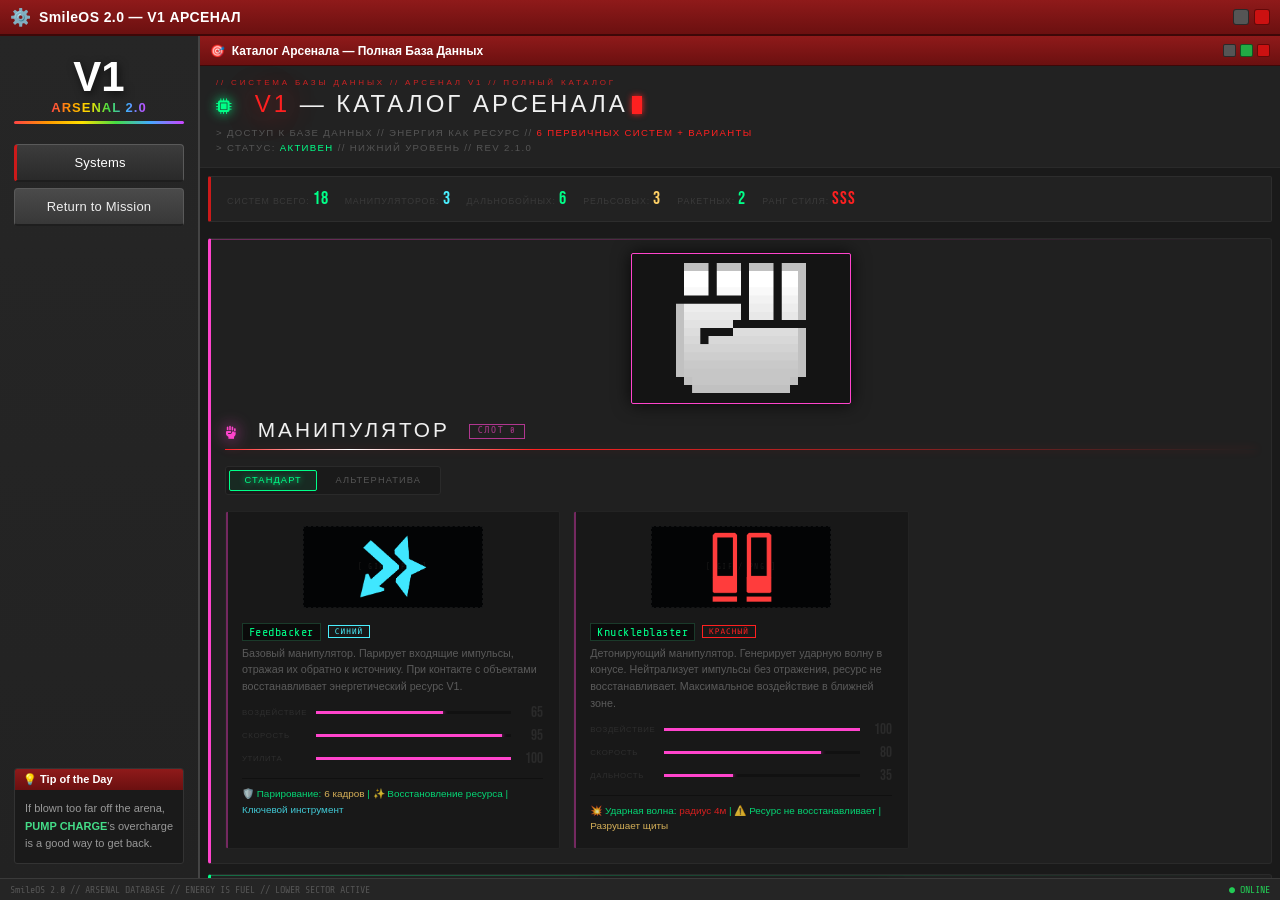
<file: weapons.html>
<!DOCTYPE html>
<html lang="ru">
<head>
    <meta charset="UTF-8">
    <meta name="viewport" content="width=device-width, initial-scale=1.0, user-scalable=yes">
    <title>V1 АРСЕНАЛ // БАЗА ДАННЫХ МОДУЛЕЙ</title>
    <link href="https://fonts.googleapis.com/css2?family=Bebas+Neue&family=VT323&family=Share+Tech+Mono&family=Fira+Code:wght@400;500;600;700&display=swap" rel="stylesheet">
    <link rel="stylesheet" href="https://cdnjs.cloudflare.com/ajax/libs/font-awesome/6.0.0-beta3/css/all.min.css">
    <style>
        *, *::before, *::after { margin:0; padding:0; box-sizing:border-box; }

        :root {
            --red:#ff2020; --red-dim:#8a0000; --white:#f0f0f0; --black:#060606;
            --gold:#ffd166; --blue:#4af0ff; --green:#00ff88; --pink:#ff44cc;
            --orange:#ff8833; --purple:#bb55ff;
            --glow-r:rgba(255,32,32,0.4);
            --terminal-green:#00ff88; --terminal-amber:#ffd166; --terminal-gray:#8a9ba8;
        }

        body {
            background:#000; color:var(--white);
            font-family:'Share Tech Mono','Fira Code',monospace;
            min-height:100vh; overflow-x:hidden; position:relative;
        }

        body::before {
            content:''; position:fixed; inset:0; z-index:0; pointer-events:none;
            background-image:
                linear-gradient(rgba(255,255,255,.03) 1px,transparent 1px),
                linear-gradient(90deg,rgba(255,255,255,.03) 1px,transparent 1px),
                radial-gradient(circle,rgba(255,255,255,.055) 1px,transparent 1px);
            background-size:60px 60px,60px 60px,60px 60px;
            background-position:0 0,0 0,30px 30px;
        }
        body::after {
            content:''; position:fixed; inset:0; z-index:0; pointer-events:none;
            background-image:
                repeating-linear-gradient(0deg,transparent,transparent 119px,rgba(255,255,255,.022) 119px,rgba(255,255,255,.022) 120px),
                repeating-linear-gradient(90deg,transparent,transparent 179px,rgba(255,255,255,.018) 179px,rgba(255,255,255,.018) 180px);
        }

        .scanlines {
            position:fixed; inset:0; z-index:1; pointer-events:none;
            background:repeating-linear-gradient(0deg,transparent,transparent 3px,rgba(0,0,0,.16) 3px,rgba(0,0,0,.16) 4px);
        }

        .page { max-width:1440px; margin:0 auto; padding:0 1.5rem 3rem; position:relative; z-index:10; }

        .site-header { border-bottom:2px solid #fff; padding:1.5rem 0 1rem; }
        .header-inner { display:flex; justify-content:space-between; align-items:flex-start; gap:1.5rem; flex-wrap:wrap; }
        .logo-block { flex:1; }
        .logo-sys-line { font-size:.55rem; color:#444; letter-spacing:.25em; text-transform:uppercase; margin-bottom:.4rem; }
        .logo-sys-line .ok { color:var(--terminal-green); }

        .logo-main {
            font-family:'Bebas Neue','VT323',monospace;
            font-size:5.5rem; line-height:.88; color:#fff; letter-spacing:6px;
            text-shadow:3px 3px 0 #000, 0 0 30px rgba(255,32,32,.25);
        }
        .logo-main .v1 {
            color:var(--red);
            text-shadow:0 0 24px var(--red), 0 0 60px var(--glow-r);
        }
        @keyframes glitch{0%,100%{transform:translate(0);}15%{transform:translate(-2px,1px);}30%{transform:translate(2px,-1px);}65%{transform:translate(-1px,2px);}}
        .logo-main:hover { animation:glitch .25s steps(1) infinite; cursor:default; }

        .logo-status-lines { margin-top:.6rem; display:flex; flex-direction:column; gap:.15rem; }
        .lsl { font-size:.6rem; color:#555; letter-spacing:.12em; text-transform:uppercase; }
        .lsl .ok { color:var(--terminal-green); }
        @keyframes blink{0%,100%{opacity:1;}50%{opacity:0;}}
        .cur { display:inline-block; width:7px; height:12px; background:var(--red); vertical-align:middle; animation:blink 1s step-end infinite; margin-left:2px; }

        .menu-nav { display:flex; flex-direction:column; gap:4px; min-width:210px; }
        .menu-nav-btn {
            background:#000; border:2px solid #fff; padding:.75rem 1.1rem;
            text-decoration:none; font-family:'Bebas Neue','VT323',monospace; font-size:1.35rem;
            color:#fff; letter-spacing:.12em; text-transform:uppercase;
            cursor:pointer; transition:.1s; display:block; text-align:center;
        }
        .menu-nav-btn:hover { background:#fff; color:#000; }
        .menu-nav-btn.dim { border-color:#333; color:#333; }
        .menu-nav-btn.dim:hover { background:#333; color:#000; }

        .ticker-wrap { border-top:1px solid #1e1e1e; border-bottom:1px solid #1e1e1e; overflow:hidden; padding:.3rem 0; margin:.8rem 0 1rem; }
        .ticker-inner { display:flex; gap:3rem; animation:tick 30s linear infinite; white-space:nowrap; }
        @keyframes tick{from{transform:translateX(0);}to{transform:translateX(-50%);}}
        .ti { font-size:.55rem; color:#333; letter-spacing:.2em; text-transform:uppercase; }
        .ti .r { color:var(--red); }
        .ti .g { color:var(--terminal-green); }

        .divider { height:2px; background:linear-gradient(90deg,#fff 0%,#555 30%,transparent 100%); margin:1rem 0; }

        .boot-header { border-bottom:1px solid rgba(0,255,136,.15); padding-bottom:1.2rem; margin-bottom:1.6rem; position:relative; }
        .boot-header::before { content:''; position:absolute; bottom:-1px; left:0; width:25%; height:1px; background:var(--red); box-shadow:0 0 8px var(--red); }
        .logo-eyebrow { font-size:.58rem; color:var(--red); letter-spacing:.35em; text-transform:uppercase; margin-bottom:.3rem; }

        .boot-header h1 {
            font-family:'Bebas Neue','VT323',monospace;
            font-size:3.5rem; color:var(--white); font-weight:400; letter-spacing:5px; line-height:1;
            text-shadow:0 0 20px var(--glow-r), 2px 2px 0 var(--red-dim);
        }
        .boot-header h1 .v1-accent { color:var(--red); text-shadow:0 0 30px var(--red), 0 0 60px rgba(255,32,32,.4); }
        .boot-header h1 i { color:var(--terminal-green); font-size:.65em; margin-right:10px; animation:pulse 1.5s infinite; filter:drop-shadow(0 0 6px var(--terminal-green)); }
        @keyframes pulse{0%,100%{opacity:1;}50%{opacity:.45;}}

        .boot-sub { font-size:.68rem; color:#444; margin-top:.55rem; letter-spacing:.14em; line-height:1.6; }
        .boot-sub .hl  { color:var(--red); }
        .boot-sub .hlg { color:var(--terminal-green); }

        .blink-cursor { display:inline-block; width:10px; height:18px; background:var(--red); animation:blink 1s step-end infinite; vertical-align:middle; margin-left:4px; box-shadow:0 0 6px var(--red); }

        .stats-row { display:flex; gap:1rem; flex-wrap:wrap; padding:.7rem 1rem; margin-bottom:1.5rem; background:#040507; border:1px solid #111; border-left:2px solid var(--red); }
        .stat-chip { font-size:.6rem; color:#3a3a3a; letter-spacing:.1em; }
        .stat-chip .sv  { font-family:'Bebas Neue','VT323',monospace; font-size:1.1rem; color:var(--terminal-green); }
        .stat-chip .sr  { color:var(--red); }
        .stat-chip .sg  { color:var(--gold); }
        .stat-chip .sb  { color:var(--blue); }

        .redline { height:1px; background:linear-gradient(90deg,var(--red) 0%,#fff 12%,var(--red) 30%,transparent 100%); box-shadow:0 0 8px rgba(255,32,32,.3); margin:.5rem 0 1rem; }

        .weapon-grid { display:flex; flex-direction:column; gap:1.5rem; }

        .weapon-category {
            background:rgba(8,10,14,.92); border:1px solid #1a1a1a;
            border-left:3px solid var(--wcat-c,var(--terminal-green));
            padding:1.2rem 1.4rem; transition:.25s; position:relative; overflow:hidden;
        }
        .weapon-category::before { content:''; position:absolute; top:0; left:0; right:0; height:1px; background:linear-gradient(90deg,var(--wcat-c,var(--terminal-green)),transparent); opacity:.35; }
        .weapon-category::after { content:''; position:absolute; top:0; left:-40%; width:20%; height:100%; background:linear-gradient(90deg,transparent,rgba(255,255,255,.018),transparent); transform:skewX(-15deg); animation:sheen 9s linear infinite; pointer-events:none; }
        @keyframes sheen{0%{left:-40%;}100%{left:130%;}}
        .weapon-category:hover { border-color:var(--wcat-c,var(--red)); background:rgba(12,8,8,.97); }

        .weapon-category[data-weapon="arms"]       { --wcat-c:var(--pink); }
        .weapon-category[data-weapon="revolver"]   { --wcat-c:var(--terminal-green); }
        .weapon-category[data-weapon="shotgun"]    { --wcat-c:var(--red); }
        .weapon-category[data-weapon="nailgun"]    { --wcat-c:var(--blue); }
        .weapon-category[data-weapon="railcannon"] { --wcat-c:var(--purple); }
        .weapon-category[data-weapon="rocket"]     { --wcat-c:var(--terminal-amber); }

        .weapon-image-container { margin-bottom:1rem; display:flex; justify-content:center; }
        .weapon-frame { background:linear-gradient(135deg,#0d1117,#060809); padding:.6rem 1.2rem; border:1px solid var(--wcat-c,var(--terminal-green)); box-shadow:0 0 18px rgba(0,0,0,.8); transition:.3s; display:inline-flex; align-items:center; justify-content:center; min-width:220px; min-height:100px; position:relative; }
        .weapon-frame:hover { transform:scale(1.03); }
        .weapon-img { max-width:300px; height:auto; max-height:130px; display:block; object-fit:contain; }

        .weapon-name {
            font-family:'Bebas Neue','VT323',monospace;
            font-size:2.8rem; font-weight:400; color:var(--white);
            line-height:1; letter-spacing:5px; margin-bottom:.3rem;
            text-shadow:0 0 18px rgba(255,255,255,.15);
        }
        .weapon-name i { color:var(--wcat-c,var(--terminal-green)); font-size:.62em; margin-right:10px; filter:drop-shadow(0 0 8px currentColor); }
        .weapon-slot-badge { display:inline-block; vertical-align:middle; margin-left:10px; font-family:'Share Tech Mono',monospace; font-size:.52rem; color:var(--wcat-c,var(--terminal-green)); border:1px solid var(--wcat-c,var(--terminal-green)); padding:2px 8px; letter-spacing:.2em; opacity:.65; }

        .variant-toggle { display:flex; gap:3px; margin-bottom:1rem; padding:3px; background:#040507; border:1px solid #151515; width:fit-content; }
        .toggle-btn { background:transparent; border:1px solid transparent; padding:.28rem .9rem; font-family:'Share Tech Mono',monospace; font-size:.6rem; cursor:pointer; color:#333; letter-spacing:.12em; text-transform:uppercase; transition:.18s; }
        .toggle-btn:hover { color:#666; border-color:#2a2a2a; }
        .toggle-btn.active { background:rgba(0,255,136,.08); color:var(--terminal-green); border-color:var(--terminal-green); text-shadow:0 0 6px var(--terminal-green); }
        .toggle-btn:last-child.active { background:rgba(255,209,102,.08); color:var(--terminal-amber); border-color:var(--terminal-amber); text-shadow:0 0 6px var(--terminal-amber); }

        .variants { display:grid; grid-template-columns:repeat(auto-fill,minmax(265px,1fr)); gap:.8rem; margin-top:.8rem; }

        .variant-card { background:#050709; border:1px solid #141414; padding:.9rem 1rem; transition:.2s; position:relative; overflow:hidden; }
        .variant-card::before { content:''; position:absolute; left:0; top:0; width:2px; height:100%; background:var(--wcat-c,var(--terminal-green)); opacity:.4; transition:.2s; }
        .variant-card:hover { border-color:var(--wcat-c,var(--terminal-green)); transform:translateX(4px); }
        .variant-card:hover::before { opacity:1; box-shadow:0 0 8px var(--wcat-c,var(--terminal-green)); }

        .variant-image { margin-bottom:.8rem; text-align:center; }
        .variant-img-frame { display:inline-flex; align-items:center; justify-content:center; min-width:180px; min-height:68px; border:1px dashed rgba(255,255,255,.07); background:#030405; position:relative; padding:4px; transition:.2s; }
        .variant-img-frame::before { content:'[ GIF / PNG ]'; font-family:'Share Tech Mono',monospace; font-size:.48rem; color:#191919; letter-spacing:.18em; position:absolute; }
        .variant-img-frame:hover { border-color:rgba(255,255,255,.14); }
        .variant-img { max-width:100%; max-height:72px; object-fit:contain; position:relative; z-index:1; }

        .variant-title { font-family:'Bebas Neue','VT323',monospace; font-size:1.5rem; color:var(--terminal-amber); margin-bottom:.2rem; letter-spacing:2px; line-height:1.2; }
        .variant-title code { background:rgba(0,0,0,.55); padding:1px 6px; font-family:'Share Tech Mono',monospace; font-size:.75rem; color:var(--terminal-green); border:1px solid #1a3a2a; letter-spacing:.04em; }

        .color-badge { display:inline-block; vertical-align:middle; margin-left:7px; font-family:'Share Tech Mono',monospace; font-size:.48rem; padding:1px 6px; border:1px solid currentColor; letter-spacing:.14em; text-transform:uppercase; }
        .badge-blue   { color:var(--blue); }
        .badge-red    { color:var(--red); }
        .badge-green  { color:var(--terminal-green); }
        .badge-gold   { color:var(--gold); }
        .badge-purple { color:var(--purple); }

        .variant-desc { font-size:.67rem; color:#5a5a5a; line-height:1.55; margin-top:.3rem; font-family:'Share Tech Mono',monospace; }

        .mini-bars { margin-top:.55rem; display:flex; flex-direction:column; gap:4px; }
        .mbar-row  { display:flex; align-items:center; gap:6px; }
        .mbar-lbl  { font-size:.49rem; color:#2e2e2e; width:68px; flex-shrink:0; letter-spacing:.08em; text-transform:uppercase; }
        .mbar-track { flex:1; height:3px; background:#111; overflow:hidden; }
        .mbar-fill  { height:100%; width:0; transition:width 1s ease; background:var(--wcat-c,var(--terminal-green)); box-shadow:0 0 5px var(--wcat-c,var(--terminal-green)); }
        .mbar-val   { font-family:'Bebas Neue','VT323',monospace; font-size:.95rem; color:#2a2a2a; width:26px; text-align:right; }

        .stat-line { font-size:.62rem; color:var(--terminal-green); margin-top:.6rem; border-top:1px solid #0f0f0f; padding-top:.45rem; line-height:1.55; opacity:.82; }
        .stat-line .sl-r { color:var(--red); }
        .stat-line .sl-a { color:var(--terminal-amber); }
        .stat-line .sl-b { color:var(--blue); }

        .site-footer { border-top:2px solid #fff; padding:1rem 0; margin-top:2rem; display:flex; justify-content:space-between; align-items:center; flex-wrap:wrap; gap:.5rem; }
        .footer-logo { font-family:'Bebas Neue','VT323',monospace; font-size:1.6rem; color:var(--red); text-shadow:0 0 8px var(--red); letter-spacing:.15em; }
        .footer-text { font-size:.52rem; color:#2a2a2a; letter-spacing:.15em; text-transform:uppercase; }
        .back-link-footer { font-family:'Bebas Neue','VT323',monospace; font-size:1.2rem; color:#fff; text-decoration:none; border:2px solid #555; padding:.4rem 1rem; letter-spacing:.1em; transition:.1s; }
        .back-link-footer:hover { background:#fff; color:#000; border-color:#fff; }

        .ascii-art { font-family:'Fira Code',monospace; font-size:.55rem; color:#181818; text-align:center; margin-top:1.5rem; white-space:pre; line-height:1.5; }

        @media(max-width:780px){
            .page { padding:0 1rem 2rem; }
            .logo-main { font-size:3.5rem; }
            .weapon-name { font-size:2rem; }
            .variants { grid-template-columns:1fr; }
            .menu-nav { flex-direction:row; flex-wrap:wrap; }
            .menu-nav-btn { flex:1; min-width:100px; font-size:1rem; padding:.6rem; }
        }
    </style>
</head>
<body>

<div class="scanlines"></div>

<div class="page">

    <div class="site-header">
        <div class="header-inner">
            <div class="logo-block">
                <div class="logo-sys-line">// ARSENAL DATABASE // MODULE CATALOGUE // <span class="ok">ACTIVE</span> // V1 INITIALIZED</div>
                <div class="logo-main"><span class="v1">V1</span> — АРСЕНАЛ</div>
                <div class="logo-status-lines">
                    <div class="lsl">SYSTEM <span class="ok">V1</span> INITIALIZED</div>
                    <div class="lsl">ARSENAL — <span class="ok">LOADED</span> // 6 PRIMARY SYSTEMS</div>
                    <div class="lsl">ENERGY IS FUEL. LOWER SECTOR IS FULL.<span class="cur"></span></div>
                </div>
            </div>
            <div class="menu-nav">
                <a href="index.html" class="menu-nav-btn">◄ ГЛАВНАЯ</a>
                <a href="layer.html" class="menu-nav-btn">СЕКТОРЫ</a>
                <a href="bosses.html" class="menu-nav-btn">СУЩНОСТИ</a>
                <a href="lore.html" class="menu-nav-btn">ЛОР</a>
            </div>
        </div>
    </div>

    <div class="ticker-wrap">
        <div class="ticker-inner">
            <span class="ti">// <span class="r">АРСЕНАЛ</span> // СЛОТОВ: 6 // <span class="g">МАНИПУЛЯТОР × 3</span> // ДАЛЬНОБОЙНЫЙ × 6 // ИМПУЛЬСНЫЙ × 3 // ГВОЗДЕВОЙ × 4 // РЕЛЬСОВЫЙ × 3 // РАКЕТНЫЙ × 2 //</span>
            <span class="ti">// <span class="r">АРСЕНАЛ</span> // СЛОТОВ: 6 // <span class="g">МАНИПУЛЯТОР × 3</span> // ДАЛЬНОБОЙНЫЙ × 6 // ИМПУЛЬСНЫЙ × 3 // ГВОЗДЕВОЙ × 4 // РЕЛЬСОВЫЙ × 3 // РАКЕТНЫЙ × 2 //</span>
        </div>
    </div>

    <div class="divider"></div>

    <div class="boot-header">
        <div class="logo-eyebrow">// СИСТЕМА БАЗЫ ДАННЫХ // АРСЕНАЛ V1 // ПОЛНЫЙ КАТАЛОГ</div>
        <h1><i class="fas fa-microchip"></i> <span class="v1-accent">V1</span> — КАТАЛОГ АРСЕНАЛА<span class="blink-cursor"></span></h1>
        <div class="boot-sub">
            &gt; ДОСТУП К БАЗЕ ДАННЫХ // ЭНЕРГИЯ КАК РЕСУРС // <span class="hl">6 ПЕРВИЧНЫХ СИСТЕМ + ВАРИАНТЫ</span><br>
            &gt; СТАТУС: <span class="hlg">АКТИВЕН</span> // НИЖНИЙ УРОВЕНЬ // REV 2.1.0
        </div>
    </div>

    <div class="stats-row">
        <div class="stat-chip">СИСТЕМ ВСЕГО: <span class="sv" id="sc-total">0</span></div>
        <div class="stat-chip">МАНИПУЛЯТОРОВ: <span class="sv sb">3</span></div>
        <div class="stat-chip">ДАЛЬНОБОЙНЫХ: <span class="sv">6</span></div>
        <div class="stat-chip">РЕЛЬСОВЫХ: <span class="sv sg">3</span></div>
        <div class="stat-chip">РАКЕТНЫХ: <span class="sv">2</span></div>
        <div class="stat-chip">РАНГ СТИЛЯ: <span class="sv sr" id="sc-rank">SSS</span></div>
    </div>

    <div class="weapon-grid">

        <!-- ══ ARM / МАНИПУЛЯТОР ══ -->
        <div class="weapon-category" data-weapon="arms">
            <div class="weapon-image-container">
                <div class="weapon-frame">
                    <img src="armc.jpg" alt="Манипулятор" class="weapon-img" onerror="this.style.display='none';this.parentElement.classList.add('empty')">
                </div>
            </div>
            <div class="weapon-name"><i class="fas fa-fist-raised"></i> МАНИПУЛЯТОР <span class="weapon-slot-badge">СЛОТ 0</span></div>
            <div class="redline"></div>
            <div class="variant-toggle">
                <button class="toggle-btn active" data-variant="standard">СТАНДАРТ</button>
                <button class="toggle-btn" data-variant="alternate">АЛЬТЕРНАТИВА</button>
            </div>
            <div class="variants-container standard-variants">
                <div class="variants">
                    <div class="variant-card">
                        <div class="variant-image"><div class="variant-img-frame"><img src="armp.jpg" alt="Feedbacker" class="variant-img" onerror="this.style.display='none'"></div></div>
                        <div class="variant-title"><code>Feedbacker</code><span class="color-badge badge-blue">СИНИЙ</span></div>
                        <div class="variant-desc">Базовый манипулятор. Парирует входящие импульсы, отражая их обратно к источнику. При контакте с объектами восстанавливает энергетический ресурс V1.</div>
                        <div class="mini-bars">
                            <div class="mbar-row"><span class="mbar-lbl">ВОЗДЕЙСТВИЕ</span><div class="mbar-track"><div class="mbar-fill" data-val="65"></div></div><span class="mbar-val">65</span></div>
                            <div class="mbar-row"><span class="mbar-lbl">СКОРОСТЬ</span><div class="mbar-track"><div class="mbar-fill" data-val="95"></div></div><span class="mbar-val">95</span></div>
                            <div class="mbar-row"><span class="mbar-lbl">УТИЛИТА</span><div class="mbar-track"><div class="mbar-fill" data-val="100"></div></div><span class="mbar-val">100</span></div>
                        </div>
                        <div class="stat-line">🛡️ Парирование: <span class="sl-a">6 кадров</span> | ✨ Восстановление ресурса | <span class="sl-b">Ключевой инструмент</span></div>
                    </div>
                    <div class="variant-card">
                        <div class="variant-image"><div class="variant-img-frame"><img src="armk.jpg" alt="Knuckleblaster" class="variant-img" onerror="this.style.display='none'"></div></div>
                        <div class="variant-title"><code>Knuckleblaster</code><span class="color-badge badge-red">КРАСНЫЙ</span></div>
                        <div class="variant-desc">Детонирующий манипулятор. Генерирует ударную волну в конусе. Нейтрализует импульсы без отражения, ресурс не восстанавливает. Максимальное воздействие в ближней зоне.</div>
                        <div class="mini-bars">
                            <div class="mbar-row"><span class="mbar-lbl">ВОЗДЕЙСТВИЕ</span><div class="mbar-track"><div class="mbar-fill" data-val="100"></div></div><span class="mbar-val">100</span></div>
                            <div class="mbar-row"><span class="mbar-lbl">СКОРОСТЬ</span><div class="mbar-track"><div class="mbar-fill" data-val="80"></div></div><span class="mbar-val">80</span></div>
                            <div class="mbar-row"><span class="mbar-lbl">ДАЛЬНОСТЬ</span><div class="mbar-track"><div class="mbar-fill" data-val="35"></div></div><span class="mbar-val">35</span></div>
                        </div>
                        <div class="stat-line">💥 Ударная волна: <span class="sl-r">радиус 4м</span> | ⚠️ Ресурс не восстанавливает | <span class="sl-a">Разрушает щиты</span></div>
                    </div>
                </div>
            </div>
            <div class="variants-container alternate-variants" style="display:none;">
                <div class="variants">
                    <div class="variant-card">
                        <div class="variant-image"><div class="variant-img-frame"><img src="armh.jpg" alt="Whiplash" class="variant-img" onerror="this.style.display='none'"></div></div>
                        <div class="variant-title"><code>Whiplash</code><span class="color-badge badge-green">ЗЕЛЁНЫЙ</span></div>
                        <div class="variant-desc">Захватывающий манипулятор. Притягивает объекты к V1 или перебрасывает V1 к точке захвата. Ключевой инструмент воздушного маневрирования и построения комбинаций.</div>
                        <div class="mini-bars">
                            <div class="mbar-row"><span class="mbar-lbl">ВОЗДЕЙСТВИЕ</span><div class="mbar-track"><div class="mbar-fill" data-val="45"></div></div><span class="mbar-val">45</span></div>
                            <div class="mbar-row"><span class="mbar-lbl">СКОРОСТЬ</span><div class="mbar-track"><div class="mbar-fill" data-val="100"></div></div><span class="mbar-val">100</span></div>
                            <div class="mbar-row"><span class="mbar-lbl">ДАЛЬНОСТЬ</span><div class="mbar-track"><div class="mbar-fill" data-val="90"></div></div><span class="mbar-val">90</span></div>
                        </div>
                        <div class="stat-line">🪝 Захват: <span class="sl-b">притяжение / перемещение</span> | ✈️ Воздушные серии | <span class="sl-a">Подбрасывание целей</span></div>
                    </div>
                </div>
            </div>
        </div>

        <!-- ══ REVOLVER ══ -->
        <div class="weapon-category" data-weapon="revolver">
            <div class="weapon-image-container">
                <div class="weapon-frame">
                    <img src="Class_revolver.jpg" alt="Дальнобойный" class="weapon-img" onerror="this.style.display='none';this.parentElement.classList.add('empty')">
                </div>
            </div>
            <div class="weapon-name"><i class="fas fa-crosshairs"></i> ДАЛЬНОБОЙНЫЙ <span class="weapon-slot-badge">СЛОТ 1</span></div>
            <div class="redline"></div>
            <div class="variant-toggle">
                <button class="toggle-btn active" data-variant="standard">СТАНДАРТ</button>
                <button class="toggle-btn" data-variant="alternate">АЛЬТЕРНАТИВА (SLAB)</button>
            </div>
            <div class="variants-container standard-variants">
                <div class="variants">
                    <div class="variant-card">
                        <div class="variant-image"><div class="variant-img-frame"><img src="SingleRevolver.jpg" alt="Piercer" class="variant-img" onerror="this.style.display='none'"></div></div>
                        <div class="variant-title"><code>Piercer</code><span class="color-badge badge-blue">СИНИЙ</span></div>
                        <div class="variant-desc">Прокалывающий импульс сквозь несколько объектов по одной линии. Монеты используются как ретрансляторы — рикошет к ближайшей цели.</div>
                        <div class="mini-bars">
                            <div class="mbar-row"><span class="mbar-lbl">ВОЗДЕЙСТВИЕ</span><div class="mbar-track"><div class="mbar-fill" data-val="80"></div></div><span class="mbar-val">80</span></div>
                            <div class="mbar-row"><span class="mbar-lbl">ДАЛЬНОСТЬ</span><div class="mbar-track"><div class="mbar-fill" data-val="100"></div></div><span class="mbar-val">100</span></div>
                        </div>
                        <div class="stat-line">🪙 Монета → <span class="sl-a">ближайшая цель</span> | 🔵 Прокалывание по линии</div>
                    </div>
                    <div class="variant-card">
                        <div class="variant-image"><div class="variant-img-frame"><img src="RevolverSpecial.jpg" alt="Marksman" class="variant-img" onerror="this.style.display='none'"></div></div>
                        <div class="variant-title"><code>Marksman</code><span class="color-badge badge-green">ЗЕЛЁНЫЙ</span></div>
                        <div class="variant-desc">Закрученный импульс рикошетит через все монеты в поле зрения последовательно. Максимально эффективен при множественном размещении монет.</div>
                        <div class="mini-bars">
                            <div class="mbar-row"><span class="mbar-lbl">ВОЗДЕЙСТВИЕ</span><div class="mbar-track"><div class="mbar-fill" data-val="85"></div></div><span class="mbar-val">85</span></div>
                            <div class="mbar-row"><span class="mbar-lbl">УТИЛИТА</span><div class="mbar-track"><div class="mbar-fill" data-val="90"></div></div><span class="mbar-val">90</span></div>
                        </div>
                        <div class="stat-line">🪙 Монета: <span class="sl-r">все монеты разом</span> | 🌀 Многоцелевое воздействие</div>
                    </div>
                    <div class="variant-card">
                        <div class="variant-image"><div class="variant-img-frame"><img src="RevolverSharp.jpg" alt="Sharpshooter" class="variant-img" onerror="this.style.display='none'"></div></div>
                        <div class="variant-title"><code>Sharpshooter</code><span class="color-badge badge-red">КРАСНЫЙ</span></div>
                        <div class="variant-desc">Система накопления заряда. Удержание концентрирует энергию — полный заряд выдаёт критическое воздействие. Предназначен для приоритетных одиночных целей.</div>
                        <div class="mini-bars">
                            <div class="mbar-row"><span class="mbar-lbl">ВОЗДЕЙСТВИЕ</span><div class="mbar-track"><div class="mbar-fill" data-val="100"></div></div><span class="mbar-val">100</span></div>
                            <div class="mbar-row"><span class="mbar-lbl">СКОРОСТЬ</span><div class="mbar-track"><div class="mbar-fill" data-val="60"></div></div><span class="mbar-val">60</span></div>
                        </div>
                        <!-- ИЗМЕНЕНО: 💀 → ✅ -->
                        <div class="stat-line">⚡ Накопитель: <span class="sl-a">3 уровня</span> | ✅ Полный заряд = <span class="sl-r">критическое воздействие</span></div>
                    </div>
                </div>
            </div>
            <div class="variants-container alternate-variants" style="display:none;">
                <div class="variants">
                    <div class="variant-card">
                        <div class="variant-image"><div class="variant-img-frame"><img src="RevolverAltSingle.jpg" alt="Slab Piercer" class="variant-img" onerror="this.style.display='none'"></div></div>
                        <div class="variant-title"><code>Slab Piercer</code><span class="color-badge badge-blue">АЛТ-СИНИЙ</span></div>
                        <div class="variant-desc">Утяжелённая версия Piercer. Замедленная перезарядка, но кратно повышенное воздействие. Пробивает несколько объектов по линии без ограничений.</div>
                        <div class="stat-line">💥 Воздействие: <span class="sl-r">×4</span> | 🕒 Замедленная перезарядка | 🔵 Линейное пробивание</div>
                    </div>
                    <div class="variant-card">
                        <div class="variant-image"><div class="variant-img-frame"><img src="RevolverAltSpecial.jpg" alt="Slab Marksman" class="variant-img" onerror="this.style.display='none'"></div></div>
                        <div class="variant-title"><code>Slab Marksman</code><span class="color-badge badge-green">АЛТ-ЗЕЛЁНЫЙ</span></div>
                        <div class="variant-desc">Утяжелённый Marksman. Медленнее, но рикошет наносит значительно большее воздействие. Каждый рикошет от монеты дополнительно усиливается.</div>
                        <!-- ИЗМЕНЕНО: 💀 → ✅ -->
                        <div class="stat-line">🪙 Критическое воздействие: <span class="sl-r">×3</span> | ✅ Монета-усилитель</div>
                    </div>
                    <div class="variant-card">
                        <div class="variant-image"><div class="variant-img-frame"><img src="RevolverAltSharp.jpg" alt="Slab Sharpshooter" class="variant-img" onerror="this.style.display='none'"></div></div>
                        <div class="variant-title"><code>Slab Sharpshooter</code><span class="color-badge badge-red">АЛТ-КРАСНЫЙ</span></div>
                        <div class="variant-desc">Утяжелённый накопительный вариант. Максимальный заряд наносит разрушительное воздействие. Совместим с монетным рикошетом.</div>
                        <div class="stat-line">⚡ Максимум: <span class="sl-r">наивысшее воздействие</span> | 🪙 Совместим с монетой</div>
                    </div>
                </div>
            </div>
        </div>

        <!-- ══ SHOTGUN ══ -->
        <div class="weapon-category" data-weapon="shotgun">
            <div class="weapon-image-container">
                <div class="weapon-frame">
                    <img src="sg1.jpg" alt="Импульсный" class="weapon-img" onerror="this.style.display='none';this.parentElement.classList.add('empty')">
                </div>
            </div>
            <div class="weapon-name"><i class="fas fa-fire"></i> ИМПУЛЬСНЫЙ <span class="weapon-slot-badge">СЛОТ 2</span></div>
            <div class="redline"></div>
            <div class="variant-toggle">
                <button class="toggle-btn active" data-variant="standard">СТАНДАРТ</button>
                <button class="toggle-btn" data-variant="alternate">АЛЬТЕРНАТИВА</button>
            </div>
            <div class="variants-container standard-variants">
                <div class="variants">
                    <div class="variant-card">
                        <div class="variant-image"><div class="variant-img-frame"><img src="sg2.jpg" alt="Core Eject" class="variant-img" onerror="this.style.display='none'"></div></div>
                        <div class="variant-title"><code>Core Eject</code><span class="color-badge badge-blue">СИНИЙ</span></div>
                        <div class="variant-desc">Первичная активация — широкий конус. Вторичная — выброс теплового ядра, детонирующего при воздействии любого импульса. Основа большинства комбинаций арсенала.</div>
                        <div class="mini-bars">
                            <div class="mbar-row"><span class="mbar-lbl">ВОЗДЕЙСТВИЕ</span><div class="mbar-track"><div class="mbar-fill" data-val="85"></div></div><span class="mbar-val">85</span></div>
                            <div class="mbar-row"><span class="mbar-lbl">УТИЛИТА</span><div class="mbar-track"><div class="mbar-fill" data-val="90"></div></div><span class="mbar-val">90</span></div>
                        </div>
                        <div class="stat-line">🔥 Тепловое ядро: <span class="sl-r">детонация от импульса</span> | 💣 Радиус: 8м | <span class="sl-b">Платформа для манёвра</span></div>
                    </div>
                    <div class="variant-card">
                        <div class="variant-image"><div class="variant-img-frame"><img src="sg3.jpg" alt="Pump Charge" class="variant-img" onerror="this.style.display='none'"></div></div>
                        <div class="variant-title"><code>Pump Charge</code><span class="color-badge badge-green">ЗЕЛЁНЫЙ</span></div>
                        <div class="variant-desc">Система накачки мощности до 3 стадий. Накопление сохраняется при переключении модулей. Полная накачка — концентрированный критический залп.</div>
                        <div class="mini-bars">
                            <div class="mbar-row"><span class="mbar-lbl">ВОЗДЕЙСТВИЕ</span><div class="mbar-track"><div class="mbar-fill" data-val="95"></div></div><span class="mbar-val">95</span></div>
                            <div class="mbar-row"><span class="mbar-lbl">КОНЦЕНТРАЦИЯ</span><div class="mbar-track"><div class="mbar-fill" data-val="88"></div></div><span class="mbar-val">88</span></div>
                        </div>
                        <!-- ИЗМЕНЕНО: "урон оператору" → "воздействие на оператора" -->
                        <div class="stat-line">⚡ Накачка: <span class="sl-a">3 стадии</span> | 💪 Макс. воздействие: <span class="sl-r">×10</span> | ⚠️ Перезаряд = воздействие на оператора</div>
                    </div>
                </div>
            </div>
            <div class="variants-container alternate-variants" style="display:none;">
                <div class="variants">
                    <div class="variant-card">
                        <div class="variant-image"><div class="variant-img-frame"><img src="sg4.jpg" alt="Jackhammer" class="variant-img" onerror="this.style.display='none'"></div></div>
                        <div class="variant-title"><code>Jackhammer</code><span class="color-badge badge-blue">АЛТ-СИНИЙ</span></div>
                        <!-- ИЗМЕНЕНО: "мобильного боя" → "мобильного взаимодействия" -->
                        <div class="variant-desc">Полностью автоматический импульсный модуль с высокой частотой активации. Отдача используется как ускоритель перемещения — уникальная механика мобильного взаимодействия.</div>
                        <div class="mini-bars">
                            <div class="mbar-row"><span class="mbar-lbl">СКОРОСТЬ</span><div class="mbar-track"><div class="mbar-fill" data-val="92"></div></div><span class="mbar-val">92</span></div>
                            <div class="mbar-row"><span class="mbar-lbl">МОБИЛЬНОСТЬ</span><div class="mbar-track"><div class="mbar-fill" data-val="95"></div></div><span class="mbar-val">95</span></div>
                        </div>
                        <div class="stat-line">🏃 Мобильность: <span class="sl-b">отдача = ускорение</span> | 🔄 Высокая частота активации</div>
                    </div>
                </div>
            </div>
        </div>

        <!-- ══ NAILGUN ══ -->
        <div class="weapon-category" data-weapon="nailgun">
            <div class="weapon-image-container">
                <div class="weapon-frame">
                    <img src="NailC.jpg" alt="Гвоздевой" class="weapon-img" onerror="this.style.display='none';this.parentElement.classList.add('empty')">
                </div>
            </div>
            <div class="weapon-name"><i class="fas fa-grip-lines-vertical"></i> ГВОЗДЕВОЙ <span class="weapon-slot-badge">СЛОТ 3</span></div>
            <div class="redline"></div>
            <div class="variant-toggle">
                <button class="toggle-btn active" data-variant="standard">СТАНДАРТ</button>
                <button class="toggle-btn" data-variant="alternate">АЛЬТЕРНАТИВА</button>
            </div>
            <div class="variants-container standard-variants">
                <div class="variants">
                    <div class="variant-card">
                        <div class="variant-image"><div class="variant-img-frame"><img src="NailB.jpg" alt="Attractor" class="variant-img" onerror="this.style.display='none'"></div></div>
                        <div class="variant-title"><code>Attractor</code><span class="color-badge badge-blue">СИНИЙ</span></div>
                        <div class="variant-desc">Базовый гвоздевой с магнитной системой. Магнитный гвоздь-ретранслятор концентрирует весь поток на маркированной цели. Высокая скорострельность.</div>
                        <div class="mini-bars">
                            <div class="mbar-row"><span class="mbar-lbl">СКОРОСТЬ</span><div class="mbar-track"><div class="mbar-fill" data-val="100"></div></div><span class="mbar-val">100</span></div>
                            <div class="mbar-row"><span class="mbar-lbl">УТИЛИТА</span><div class="mbar-track"><div class="mbar-fill" data-val="95"></div></div><span class="mbar-val">95</span></div>
                        </div>
                        <div class="stat-line">🧲 Магнит: <span class="sl-b">радиус 6м</span> | 📍 Концентрация потока | <span class="sl-a">Два магнита = двойной поток</span></div>
                    </div>
                    <div class="variant-card">
                        <div class="variant-image"><div class="variant-img-frame"><img src="NailE.jpg" alt="Overheat" class="variant-img" onerror="this.style.display='none'"></div></div>
                        <div class="variant-title"><code>Overheat</code><span class="color-badge badge-red">КРАСНЫЙ</span></div>
                        <div class="variant-desc">Термический гвоздевой. Перегрев системы автоматически запускает усиленные гвозди. Принудительный выброс диска — вторичная активация высокого воздействия.</div>
                        <div class="mini-bars">
                            <div class="mbar-row"><span class="mbar-lbl">ВОЗДЕЙСТВИЕ</span><div class="mbar-track"><div class="mbar-fill" data-val="88"></div></div><span class="mbar-val">88</span></div>
                            <div class="mbar-row"><span class="mbar-lbl">СКОРОСТЬ</span><div class="mbar-track"><div class="mbar-fill" data-val="90"></div></div><span class="mbar-val">90</span></div>
                        </div>
                        <div class="stat-line">🔥 Перегрев → <span class="sl-r">взрывной диск</span> | 🔄 Диски отражаемы манипулятором</div>
                    </div>
                    <div class="variant-card">
                        <div class="variant-image"><div class="variant-img-frame"><img src="NailG.jpg" alt="Jumpstart" class="variant-img" onerror="this.style.display='none'"></div></div>
                        <div class="variant-title"><code>Jumpstart</code><span class="color-badge badge-green">ЗЕЛЁНЫЙ</span></div>
                        <div class="variant-desc">Версия с ускоренным стартом. Первые секунды после начала активации дают пиковую скорострельность. Синергия с магнитным гвоздём Attractor.</div>
                        <div class="mini-bars">
                            <div class="mbar-row"><span class="mbar-lbl">ПИКОВАЯ СК.</span><div class="mbar-track"><div class="mbar-fill" data-val="100"></div></div><span class="mbar-val">100</span></div>
                            <div class="mbar-row"><span class="mbar-lbl">УТИЛИТА</span><div class="mbar-track"><div class="mbar-fill" data-val="85"></div></div><span class="mbar-val">85</span></div>
                        </div>
                        <div class="stat-line">⚡ Начальный пик: <span class="sl-a">максимальная скорострельность</span> | 🧲 Синергия с Attractor</div>
                    </div>
                </div>
            </div>
            <div class="variants-container alternate-variants" style="display:none;">
                <div class="variants">
                    <div class="variant-card">
                        <div class="variant-image"><div class="variant-img-frame"><img src="NailAlter.jpg" alt="Sawblade Launcher" class="variant-img" onerror="this.style.display='none'"></div></div>
                        <div class="variant-title"><code>Sawblade Launcher</code><span class="color-badge badge-blue">АЛТ-СИНИЙ</span></div>
                        <div class="variant-desc">Запускает циркулярные диски. Рикошетят от поверхностей до 5 раз, нанося многократное воздействие. Совместим с магнитным гвоздём для концентрации траектории.</div>
                        <div class="stat-line">🔄 Рикошет: <span class="sl-b">до 5 раз</span> | ⚙️ Магнитное притяжение | <span class="sl-a">Многократное воздействие</span></div>
                    </div>
                </div>
            </div>
        </div>

        <!-- ══ RAILCANNON ══ -->
        <div class="weapon-category" data-weapon="railcannon">
            <div class="weapon-image-container">
                <div class="weapon-frame">
                    <img src="RelsaC.jpg" alt="Рельсовый" class="weapon-img" onerror="this.style.display='none';this.parentElement.classList.add('empty')">
                </div>
            </div>
            <div class="weapon-name"><i class="fas fa-bolt"></i> РЕЛЬСОВЫЙ <span class="weapon-slot-badge">СЛОТ 4</span></div>
            <div class="redline"></div>
            <div class="variants">
                <div class="variant-card">
                    <div class="variant-image"><div class="variant-img-frame"><img src="RelsaB.jpg" alt="Electric" class="variant-img" onerror="this.style.display='none'"></div></div>
                    <div class="variant-title"><code>Electric</code><span class="color-badge badge-blue">СИНИЙ</span></div>
                    <div class="variant-desc">Мгновенный электрический импульс нейтрализует большинство объектов с одной активации. Цепная реакция перескакивает между ближайшими целями.</div>
                    <div class="mini-bars">
                        <div class="mbar-row"><span class="mbar-lbl">ВОЗДЕЙСТВИЕ</span><div class="mbar-track"><div class="mbar-fill" data-val="100"></div></div><span class="mbar-val">100</span></div>
                        <div class="mbar-row"><span class="mbar-lbl">ПЕРЕЗАРЯДКА</span><div class="mbar-track"><div class="mbar-fill" data-val="45"></div></div><span class="mbar-val">45</span></div>
                    </div>
                    <!-- ИЗМЕНЕНО: 💀 → ✅ -->
                    <div class="stat-line">⚡ Перескок: <span class="sl-b">до 5 целей</span> | 🕒 Медленная перезарядка | ✅ Нейтрализует большинство объектов</div>
                </div>
                <div class="variant-card">
                    <div class="variant-image"><div class="variant-img-frame"><img src="RelsaD.jpg" alt="Screwdriver" class="variant-img" onerror="this.style.display='none'"></div></div>
                    <div class="variant-title"><code>Screwdriver</code><span class="color-badge badge-green">ЗЕЛЁНЫЙ</span></div>
                    <div class="variant-desc">Вращающаяся проекция пронизывает несколько объектов по линии. Задерживается внутри цели, продолжая непрерывное воздействие. Парирование = мгновенный эффект.</div>
                    <div class="mini-bars">
                        <div class="mbar-row"><span class="mbar-lbl">ВОЗДЕЙСТВИЕ</span><div class="mbar-track"><div class="mbar-fill" data-val="85"></div></div><span class="mbar-val">85</span></div>
                        <div class="mbar-row"><span class="mbar-lbl">УТИЛИТА</span><div class="mbar-track"><div class="mbar-fill" data-val="80"></div></div><span class="mbar-val">80</span></div>
                    </div>
                    <!-- ИЗМЕНЕНО: 🩸 → 💧 (кровь → ресурс) -->
                    <div class="stat-line">🔩 Внедрение: <span class="sl-r">непрерывное воздействие</span> | 🔄 Парирование = мгновенный эффект | 💧 Восстановление: 10%</div>
                </div>
                <div class="variant-card">
                    <div class="variant-image"><div class="variant-img-frame"><img src="RelsaM.jpg" alt="Malicious" class="variant-img" onerror="this.style.display='none'"></div></div>
                    <div class="variant-title"><code>Malicious</code><span class="color-badge badge-red">КРАСНЫЙ</span></div>
                    <!-- ИЗМЕНЕНО: "ядерный взрыв" → "максимальный импульс" -->
                    <div class="variant-desc">Деструктивный луч максимального воздействия. Нейтрализует практически любой объект мгновенно. Самая длительная перезарядка в арсенале. Комбо с тепловым ядром = максимальный импульс.</div>
                    <div class="mini-bars">
                        <div class="mbar-row"><span class="mbar-lbl">ВОЗДЕЙСТВИЕ</span><div class="mbar-track"><div class="mbar-fill" data-val="100"></div></div><span class="mbar-val">100</span></div>
                        <div class="mbar-row"><span class="mbar-lbl">ПЕРЕЗАРЯДКА</span><div class="mbar-track"><div class="mbar-fill" data-val="12"></div></div><span class="mbar-val">12</span></div>
                    </div>
                    <div class="stat-line">💥 Цепная реакция: <span class="sl-r">радиус 25м</span> | 🕒 Максимальная перезарядка | 🏆 Пик системы</div>
                </div>
            </div>
        </div>

        <!-- ══ ROCKET LAUNCHER ══ -->
        <div class="weapon-category" data-weapon="rocket">
            <div class="weapon-image-container">
                <div class="weapon-frame">
                    <img src="RLc.jpg" alt="Ракетный" class="weapon-img" onerror="this.style.display='none';this.parentElement.classList.add('empty')">
                </div>
            </div>
            <div class="weapon-name"><i class="fas fa-rocket"></i> РАКЕТНЫЙ <span class="weapon-slot-badge">СЛОТ 5</span></div>
            <div class="redline"></div>
            <div class="variants">
                <div class="variant-card">
                    <div class="variant-image"><div class="variant-img-frame"><img src="RLt.jpg" alt="Freezeframe" class="variant-img" onerror="this.style.display='none'"></div></div>
                    <div class="variant-title"><code>Freezeframe</code><span class="color-badge badge-blue">СИНИЙ</span></div>
                    <div class="variant-desc">Базовый ракетный модуль. Вторичная активация фиксирует проекцию в пространстве (криогенная заморозка). Детонирует при любом воздействии. Ловушки, платформы, комбинированный импульс.</div>
                    <div class="mini-bars">
                        <div class="mbar-row"><span class="mbar-lbl">ВОЗДЕЙСТВИЕ</span><div class="mbar-track"><div class="mbar-fill" data-val="88"></div></div><span class="mbar-val">88</span></div>
                        <div class="mbar-row"><span class="mbar-lbl">УТИЛИТА</span><div class="mbar-track"><div class="mbar-fill" data-val="90"></div></div><span class="mbar-val">90</span></div>
                    </div>
                    <div class="stat-line">❄️ Криофиксация: <span class="sl-b">∞ времени</span> | 🛸 Rocket Riding | 💥 + Рельсовый Malicious = Пиковый импульс</div>
                </div>
                <div class="variant-card">
                    <div class="variant-image"><div class="variant-img-frame"><img src="RLsrs.jpg" alt="S.R.S. Canon" class="variant-img" onerror="this.style.display='none'"></div></div>
                    <div class="variant-title"><code>S.R.S. Canon</code><span class="color-badge badge-green">ЗЕЛЁНЫЙ</span></div>
                    <div class="variant-desc">Термическая проекция с широким зональным воздействием. Идеален при скоплении объектов в ограниченном пространстве. Синергия с тепловым ядром импульсного модуля.</div>
                    <div class="mini-bars">
                        <div class="mbar-row"><span class="mbar-lbl">ВОЗДЕЙСТВИЕ</span><div class="mbar-track"><div class="mbar-fill" data-val="95"></div></div><span class="mbar-val">95</span></div>
                        <div class="mbar-row"><span class="mbar-lbl">ДАЛЬНОСТЬ</span><div class="mbar-track"><div class="mbar-fill" data-val="85"></div></div><span class="mbar-val">85</span></div>
                    </div>
                    <div class="stat-line">🔥 Термический залп: <span class="sl-r">зональное воздействие</span> | 💣 Синергия с тепловым ядром</div>
                </div>
            </div>
        </div>

    </div><!-- /weapon-grid -->

    <div class="ascii-art">
╔══════════════════════════════════════════════════════════════════╗
║  [V1 АРСЕНАЛ]  > ЭНЕРГИЯ = РЕСУРС // LOWER SECTOR ACTIVE        ║
║  > ALTERNATE VARIANTS: UNLOCKABLE // СТИЛЬ: SSS РАНГ             ║
╚══════════════════════════════════════════════════════════════════╝</div>

    <div class="divider" style="margin-top:1.5rem;"></div>
    <div class="site-footer">
        <div class="footer-logo">V1 // ARSENAL DATABASE</div>
        <div class="footer-text">// ЭНЕРГИЯ — РЕСУРС // НИЖНИЙ УРОВЕНЬ ЗАПОЛНЕН //</div>
        <a href="index.html" class="back-link-footer">◄ ГЛАВНАЯ</a>
    </div>
    <div style="text-align:center;padding:.5rem 0;font-size:.45rem;color:#1a1a1a;letter-spacing:.2em;text-transform:uppercase;">
        SYSTEM DATABASE // V1 // ULTRAKILL // ARSENAL MODULE CATALOGUE
    </div>

</div><!-- /page -->

<script>
/* Variant Toggle */
document.querySelectorAll('.weapon-category').forEach(cat => {
    const btns = cat.querySelectorAll('.toggle-btn');
    if (!btns.length) return;
    const std = cat.querySelector('.standard-variants');
    const alt = cat.querySelector('.alternate-variants');
    btns.forEach(btn => {
        btn.addEventListener('click', () => {
            btns.forEach(b => b.classList.remove('active'));
            btn.classList.add('active');
            const v = btn.dataset.variant;
            if (std) std.style.display = v === 'standard' ? 'block' : 'none';
            if (alt) alt.style.display = v === 'alternate' ? 'block' : 'none';
            animateBars(v === 'standard' ? std : alt);
        });
    });
});

function animateBars(container) {
    if (!container) return;
    container.querySelectorAll('.mbar-fill[data-val]').forEach(bar => {
        bar.style.width = '0';
        requestAnimationFrame(() => setTimeout(() => { bar.style.width = bar.dataset.val + '%'; }, 80));
    });
}

const io = new IntersectionObserver(entries => {
    entries.forEach(e => {
        if (!e.isIntersecting) return;
        e.target.querySelectorAll('.mbar-fill[data-val]').forEach(bar => {
            if (!bar.style.width || bar.style.width === '0px') {
                setTimeout(() => { bar.style.width = bar.dataset.val + '%'; }, 180);
            }
        });
        io.unobserve(e.target);
    });
}, { threshold: 0.15 });
document.querySelectorAll('.weapon-category').forEach(c => io.observe(c));

const RANKS = ['D','C','B','A','S','SS','SSS'];
const rankEl = document.getElementById('sc-rank');
setInterval(() => {
    if (rankEl && Math.random() < 0.18) {
        rankEl.textContent = RANKS[Math.floor(Math.random() * RANKS.length)];
        setTimeout(() => { rankEl.textContent = 'SSS'; }, 130);
    }
}, 1800);

const h1 = document.querySelector('.boot-header h1');
if (h1) {
    setInterval(() => {
        if (Math.random() < 0.07) {
            const dx = (Math.random() - 0.5) * 5;
            h1.style.cssText += `transform:translate(${dx}px,0);filter:hue-rotate(12deg)`;
            setTimeout(() => { h1.style.transform = ''; h1.style.filter = ''; }, 70);
        }
    }, 2800);
}

const WCAT_GLOWS = { arms:'rgba(255,68,204,0.12)', revolver:'rgba(0,255,136,0.10)', shotgun:'rgba(255,32,32,0.12)', nailgun:'rgba(74,240,255,0.10)', railcannon:'rgba(187,85,255,0.12)', rocket:'rgba(255,209,102,0.10)' };
document.querySelectorAll('.weapon-category').forEach(cat => {
    const wt = cat.dataset.weapon;
    cat.addEventListener('mouseenter', () => { cat.style.boxShadow = `0 0 30px ${WCAT_GLOWS[wt] || 'rgba(255,32,32,0.1)'}, inset 0 0 50px rgba(0,0,0,0.3)`; });
    cat.addEventListener('mouseleave', () => { cat.style.boxShadow = ''; });
});

const totalEl  = document.getElementById('sc-total');
const totalTgt = document.querySelectorAll('.variant-card').length;
let cnt = 0;
const cAnim = setInterval(() => {
    cnt++;
    if (totalEl) totalEl.textContent = cnt;
    if (cnt >= totalTgt) clearInterval(cAnim);
}, 55);
</script>

<script>
/* ============================================================
   SMILEOS 2.0 — fullscreen by default
   ============================================================ */
(function () {

  const css = document.createElement('style');
  css.textContent = `
    body {
      background: #111 !important;
      display: flex !important;
      align-items: center !important;
      justify-content: center !important;
      min-height: 100vh !important;
      font-family: 'Segoe UI', Arial, sans-serif !important;
      overflow: hidden !important;
    }
    body::before, body::after { display:none !important; }
    .scanlines { display:none !important; }

    .page {
      max-width: none !important;
      padding: 0 !important;
      margin: 0 !important;
      width: 100vw !important;
      height: 100vh !important;
      display: flex !important;
      align-items: center !important;
      justify-content: center !important;
      z-index: 10 !important;
    }

    .sos-window {
      width: 100vw;
      height: 100vh;
      background: #2d2d2d;
      border: none;
      border-radius: 0;
      box-shadow: none;
      display: flex;
      flex-direction: column;
      overflow: hidden;
      user-select: none;
      position: fixed;
      top: 0; left: 0;
    }

    .sos-titlebar {
      height: 36px;
      background: linear-gradient(180deg, #8f1a1a 0%, #6b1010 100%);
      border-bottom: 2px solid #3d0808;
      display: flex;
      align-items: center;
      padding: 0 10px;
      flex-shrink: 0;
      gap: 8px;
      cursor: default;
    }
    .sos-titlebar-icon { font-size: 17px; }
    .sos-titlebar-text {
      color: #fff;
      font-size: 14px;
      font-weight: 700;
      letter-spacing: .4px;
      flex: 1;
    }
    .sos-winbtns { display:flex; gap:5px; }
    .sos-winbtn {
      width: 16px; height: 16px;
      border: 1px solid rgba(0,0,0,.5);
      border-radius: 3px;
      cursor: pointer;
      transition: .1s;
    }
    .sos-winbtn:hover { filter: brightness(1.3); }
    .sos-winbtn.sos-close { background: #cc1111; }
    .sos-winbtn.sos-min   { background: #555; }
    .sos-winbtn.sos-add   { display: none; }

    .sos-body {
      display: flex;
      flex: 1;
      overflow: hidden;
    }

    .sos-left {
      width: 200px;
      flex-shrink: 0;
      background: linear-gradient(180deg, #262626, #222);
      border-right: 2px solid #444;
      display: flex;
      flex-direction: column;
      align-items: stretch;
      padding: 20px 14px 14px;
      gap: 6px;
    }
    .sos-logo { text-align: center; margin-bottom: 14px; }
    .sos-logo-title {
      font-size: 42px; font-weight: 900; color: #fff;
      line-height: 1; text-shadow: 2px 3px 8px rgba(0,0,0,.6);
    }
    .sos-logo-sub {
      display: inline-block; font-size: 13px; font-weight: 800;
      background: linear-gradient(90deg,#ff4444,#ff9900,#ffe100,#44dd44,#44aaff,#cc44ff);
      -webkit-background-clip: text; -webkit-text-fill-color: transparent;
      background-clip: text; letter-spacing: 1px;
    }
    .sos-logo-rainbow {
      height: 3px;
      background: linear-gradient(90deg,#ff4444,#ff9900,#ffe100,#44dd44,#44aaff,#cc44ff);
      border-radius: 2px; margin-top: 5px;
    }

    .sos-navbtn {
      display: block; width: 100%; padding: 10px 14px;
      background: linear-gradient(180deg, #4a4a4a 0%, #383838 100%);
      border: 1px solid #5a5a5a; border-bottom: 2px solid #1e1e1e;
      border-radius: 4px; color: #eee;
      font-family: 'Segoe UI', Arial, sans-serif; font-size: 13px;
      font-weight: 500; cursor: pointer; text-align: center;
      text-decoration: none; transition: .1s; letter-spacing: .2px;
    }
    .sos-navbtn:hover {
      background: linear-gradient(180deg, #5e5e5e 0%, #4a4a4a 100%);
      color: #fff;
    }
    .sos-navbtn.sos-active {
      background: linear-gradient(180deg, #3c3c3c 0%, #2a2a2a 100%);
      border-left: 3px solid #cc1a1a; color: #fff;
    }

    .sos-tip-box {
      margin-top: auto; background: #1a1a1a;
      border: 1px solid #333; border-radius: 3px; overflow: hidden;
    }
    .sos-tip-titlebar {
      background: linear-gradient(180deg, #8f1a1a, #6b1010);
      padding: 4px 8px; font-size: 11px; font-weight: 700; color: #fff;
      display: flex; align-items: center; gap: 5px;
    }
    .sos-tip-body {
      padding: 10px; font-size: 11px; color: #999;
      line-height: 1.6; min-height: 70px;
      font-family: 'Segoe UI', Arial, sans-serif;
    }
    .sos-tip-hl { color: #44dd88; font-weight: 700; }

    .sos-right {
      flex: 1; display: flex; flex-direction: column;
      background: #1c1c1c; overflow: hidden;
    }
    .sos-sub-titlebar {
      height: 30px;
      background: linear-gradient(180deg, #8f1a1a, #6b1010);
      border-bottom: 1px solid #3d0808;
      display: flex; align-items: center; padding: 0 10px;
      flex-shrink: 0; gap: 6px;
    }
    .sos-sub-titlebar span { color:#fff; font-size:12px; font-weight:600; flex:1; }
    .sos-sub-winbtns { display:flex; gap:4px; }
    .sos-sub-winbtn {
      width: 13px; height: 13px;
      border: 1px solid rgba(0,0,0,.5); border-radius: 2px;
    }
    .sos-sub-winbtn.r { background:#cc1111; }
    .sos-sub-winbtn.g { background:#22aa44; }
    .sos-sub-winbtn.d { background:#555; }

    .sos-content {
      flex: 1; overflow-y: auto; padding: 0; background: #1a1a1a;
    }
    .sos-content::-webkit-scrollbar { width: 8px; }
    .sos-content::-webkit-scrollbar-track { background: #111; }
    .sos-content::-webkit-scrollbar-thumb { background: #3a3a3a; border-radius: 4px; }
    .sos-content::-webkit-scrollbar-thumb:hover { background: #4a4a4a; }

    .boot-header {
      background: #222 !important; border-bottom: 1px solid #2a2a2a !important;
      padding: 12px 16px !important; margin: 0 !important;
    }
    .boot-header::before { display:none !important; }
    .logo-eyebrow { color: #cc2222 !important; font-size:.5rem !important; }
    .boot-header h1 {
      font-family: 'Segoe UI', Arial, sans-serif !important;
      font-size: 1.5rem !important; letter-spacing: 3px !important;
      text-shadow: none !important;
    }
    .boot-sub { color: #555 !important; font-size:.6rem !important; }

    .stats-row {
      margin: 8px !important; background: #222 !important;
      border: 1px solid #2d2d2d !important;
      border-left: 3px solid #cc1a1a !important; border-radius: 2px;
    }
    .stat-chip { font-size:.55rem !important; }

    .weapon-grid { padding: 8px !important; gap: 10px !important; }

    .weapon-category {
      background: #202020 !important; border: 1px solid #2a2a2a !important;
      border-left: 3px solid var(--wcat-c, #00ff88) !important;
      border-radius: 3px !important; padding: 14px !important;
    }
    .weapon-category::after { display:none !important; }
    .weapon-category:hover {
      background: #262626 !important;
      box-shadow: 0 0 20px rgba(0,0,0,.5) !important;
    }
    .weapon-name {
      font-family: 'Segoe UI', Arial, sans-serif !important;
      font-size: 1.3rem !important; letter-spacing: 3px !important;
      text-shadow: none !important;
    }

    .variant-toggle {
      background: #1a1a1a !important; border: 1px solid #2a2a2a !important;
      border-radius: 3px !important;
    }
    .toggle-btn {
      font-family: 'Segoe UI', Arial, sans-serif !important;
      border-radius: 2px !important; color: #555 !important;
      font-size: .58rem !important;
    }
    .toggle-btn.active {
      background: rgba(0,255,136,.07) !important; color: #00ff88 !important;
    }
    .toggle-btn:last-child.active {
      background: rgba(255,209,102,.07) !important; color: #ffd166 !important;
    }

    .variant-card {
      background: #181818 !important; border: 1px solid #232323 !important;
      border-radius: 2px !important;
    }
    .variant-card:hover {
      background: #1e1e1e !important;
      border-color: var(--wcat-c, #00ff88) !important;
    }
    .variant-title {
      font-family: 'Segoe UI', Arial, sans-serif !important;
      font-size: 1rem !important; letter-spacing: 1px !important;
    }
    .variant-desc { font-family: 'Segoe UI', Arial, sans-serif !important; }
    .weapon-frame { background: #141414 !important; border-radius: 2px !important; }

    .site-header, .ticker-wrap, .divider,
    .ascii-art, .site-footer,
    body > div[style*="SYSTEM DATABASE"] { display:none !important; }

    .sos-statusbar {
      height: 22px; background: #252525; border-top: 1px solid #3a3a3a;
      display: flex; align-items: center; padding: 0 10px;
      font-size: 10px; color: #555; flex-shrink: 0; gap: 16px;
      font-family: 'Share Tech Mono', monospace;
    }
    .sos-statusbar .sos-online { color: #22cc55; margin-left: auto; }

    @keyframes sos-open {
      from { opacity:0; transform:scale(.98); }
      to   { opacity:1; transform:scale(1); }
    }
    .sos-window { animation: sos-open .2s ease forwards; }
  `;
  document.head.appendChild(css);

  const page = document.querySelector('.page');

  const bootHeader = page.querySelector('.boot-header');
  const statsRow   = page.querySelector('.stats-row');
  const weaponGrid = page.querySelector('.weapon-grid');

  const win = document.createElement('div');
  win.className = 'sos-window';

  /* Тайтлбар — ИЗМЕНЕНО: 💀 → ⚙️ */
  const titlebar = document.createElement('div');
  titlebar.className = 'sos-titlebar';
  titlebar.innerHTML = `
    <span class="sos-titlebar-icon">⚙️</span>
    <span class="sos-titlebar-text">SmileOS 2.0 — V1 АРСЕНАЛ</span>
    <div class="sos-winbtns">
      <div class="sos-winbtn sos-min"  title="Свернуть"></div>
      <div class="sos-winbtn sos-add"  title="Развернуть"></div>
      <div class="sos-winbtn sos-close" title="Закрыть"></div>
    </div>
  `;

  const body = document.createElement('div');
  body.className = 'sos-body';

  const left = document.createElement('div');
  left.className = 'sos-left';
  left.innerHTML = `
    <div class="sos-logo">
      <div class="sos-logo-title">V1</div>
      <div class="sos-logo-sub">ARSENAL&nbsp;2.0</div>
      <div class="sos-logo-rainbow"></div>
    </div>
  `;

  /* ИЗМЕНЕНО: 'Weapons' → 'Systems' */
  const navItems = [
    { text: 'Systems',           href: '#',          active: true  },
    { text: 'Return to Mission', href: 'index.html', active: false },
  ];
  navItems.forEach(item => {
    const a = document.createElement('a');
    a.href = item.href;
    a.className = 'sos-navbtn' + (item.active ? ' sos-active' : '');
    a.textContent = item.text;
    left.appendChild(a);
  });

  /* Tips — ИЗМЕНЕНО: damage→impact, enemies→targets, revolver bullets→long-range module impulses */
  const tips = [
    'If blown too far off the arena, <span class="sos-tip-hl">PUMP CHARGE</span>\'s overcharge is a good way to get back.',
    'Parrying a <span class="sos-tip-hl">MALICIOUS FACE</span> beam deals heavy impact to nearby targets.',
    '<span class="sos-tip-hl">COINS</span> tossed mid-air redirect all long-range module impulses to the nearest target.',
    'The <span class="sos-tip-hl">WHIPLASH</span> can slam targets into walls for massive style bonuses.',
  ];
  let tipIndex = 0;
  const tipBox = document.createElement('div');
  tipBox.className = 'sos-tip-box';
  tipBox.innerHTML = `
    <div class="sos-tip-titlebar">💡 Tip of the Day</div>
    <div class="sos-tip-body" id="sos-tip-body">${tips[0]}</div>
  `;
  left.appendChild(tipBox);

  const right = document.createElement('div');
  right.className = 'sos-right';

  const subTitlebar = document.createElement('div');
  subTitlebar.className = 'sos-sub-titlebar';
  subTitlebar.innerHTML = `
    <span>🎯&nbsp;&nbsp;Каталог Арсенала — Полная База Данных</span>
    <div class="sos-sub-winbtns">
      <div class="sos-sub-winbtn d"></div>
      <div class="sos-sub-winbtn g"></div>
      <div class="sos-sub-winbtn r"></div>
    </div>
  `;

  const content = document.createElement('div');
  content.className = 'sos-content';

  [bootHeader, statsRow, weaponGrid].forEach(el => {
    if (el) content.appendChild(el);
  });

  right.appendChild(subTitlebar);
  right.appendChild(content);

  const statusbar = document.createElement('div');
  statusbar.className = 'sos-statusbar';
  statusbar.innerHTML = `
    <span>SmileOS 2.0 // ARSENAL DATABASE // ENERGY IS FUEL // LOWER SECTOR ACTIVE</span>
    <span class="sos-online">● ONLINE</span>
  `;

  body.appendChild(left);
  body.appendChild(right);
  win.appendChild(titlebar);
  win.appendChild(body);
  win.appendChild(statusbar);

  page.innerHTML = '';
  page.appendChild(win);

  /* Tip rotation */
  setInterval(() => {
    tipIndex = (tipIndex + 1) % tips.length;
    const el = document.getElementById('sos-tip-body');
    if (!el) return;
    el.style.opacity = '0';
    el.style.transition = 'opacity .3s';
    setTimeout(() => { el.innerHTML = tips[tipIndex]; el.style.opacity = '1'; }, 300);
  }, 5000);

  win.querySelector('.sos-close').addEventListener('click', () => {
    window.location.href = 'index.html';
  });

  win.querySelector('.sos-min').addEventListener('click', () => {
    const collapsed = win.dataset.collapsed === '1';
    if (collapsed) {
      win.style.height = '100vh';
      body.style.display = '';
      statusbar.style.display = '';
      win.dataset.collapsed = '0';
    } else {
      win.style.height = '36px';
      body.style.display = 'none';
      statusbar.style.display = 'none';
      win.dataset.collapsed = '1';
    }
    win.style.transition = 'height .2s';
  });

  subTitlebar.querySelector('.sos-sub-winbtn.r').addEventListener('click', () => {
    window.location.href = 'index.html';
  });

  subTitlebar.querySelector('.sos-sub-winbtn.g').addEventListener('click', () => {
    location.reload();
  });

  subTitlebar.querySelector('.sos-sub-winbtn.d').addEventListener('click', () => {
    content.scrollTo({ top: content.scrollHeight, behavior: 'smooth' });
  });

  console.log('%c SmileOS 2.0 // Fullscreen // Initialized ', 'background:#8f1a1a;color:#fff;font-weight:bold;padding:4px 10px;border-radius:3px;');

})();
</script>

</body>
</html>
</file>
